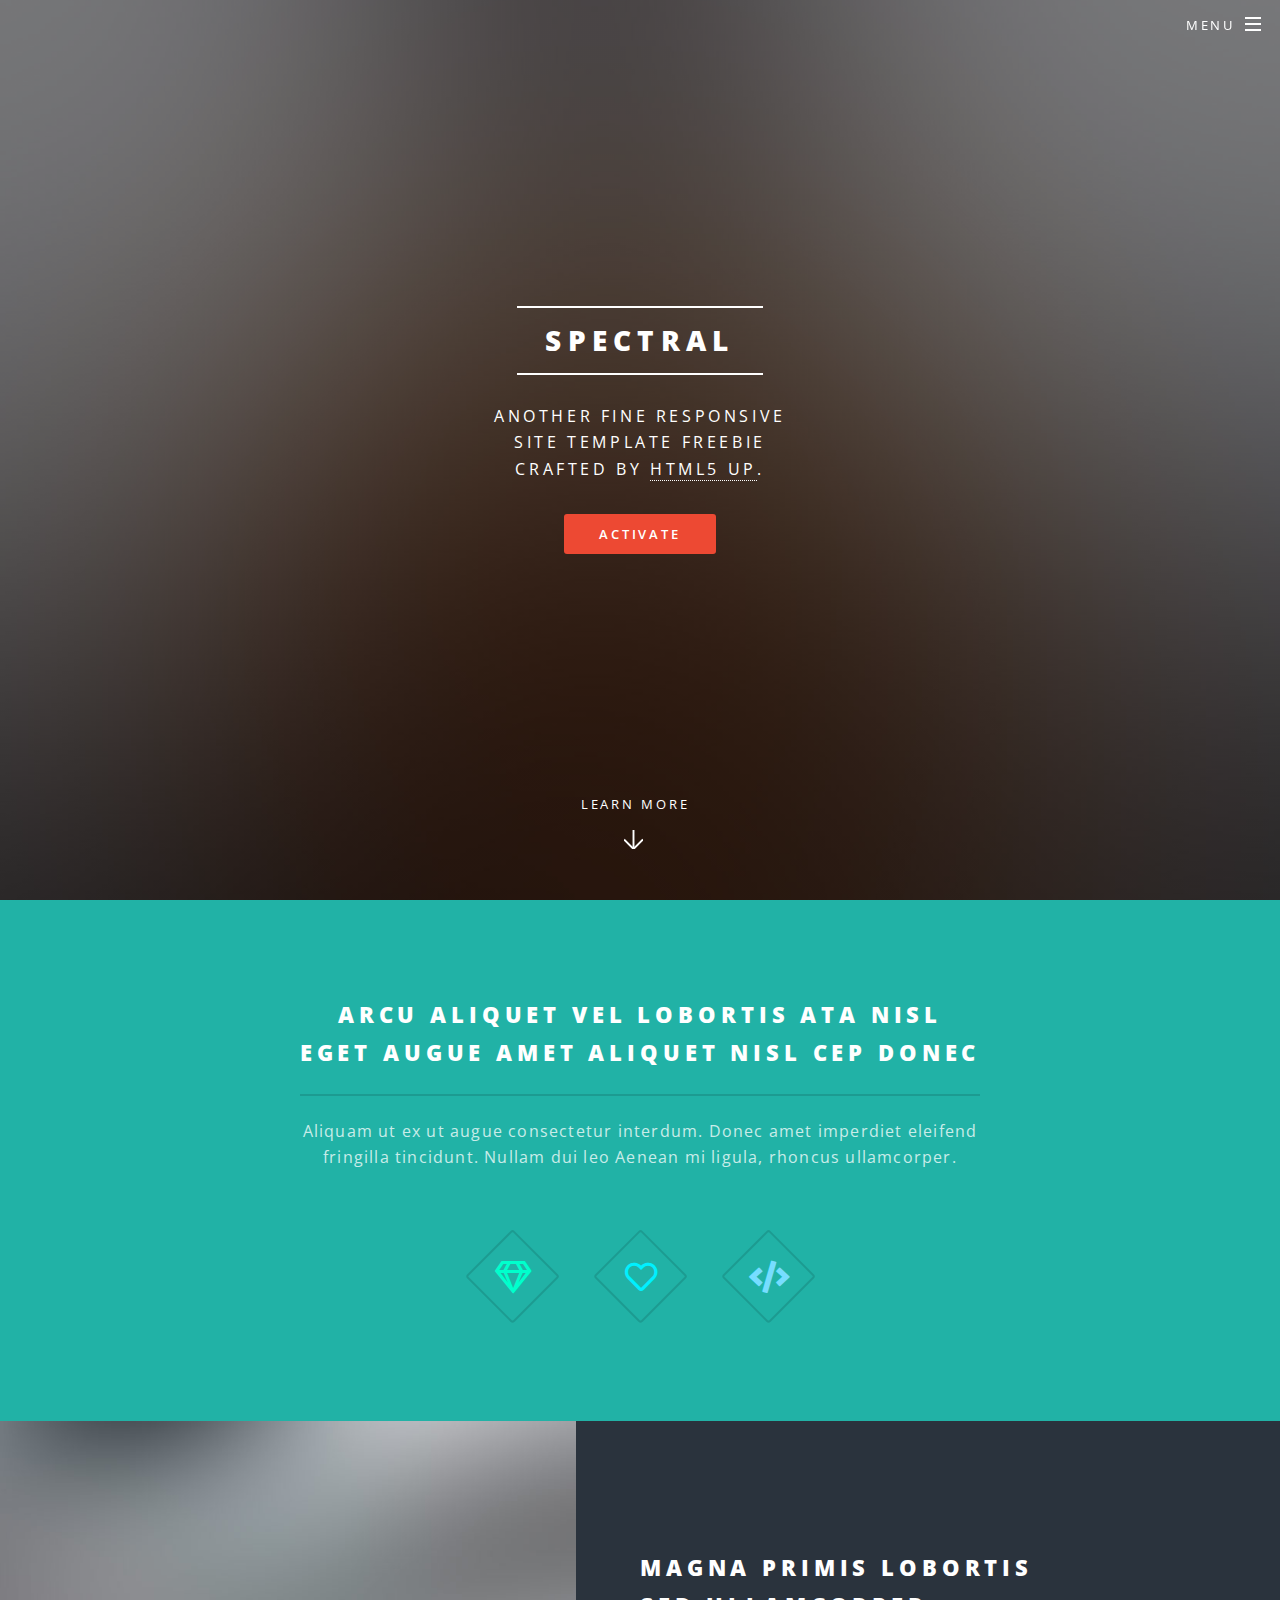
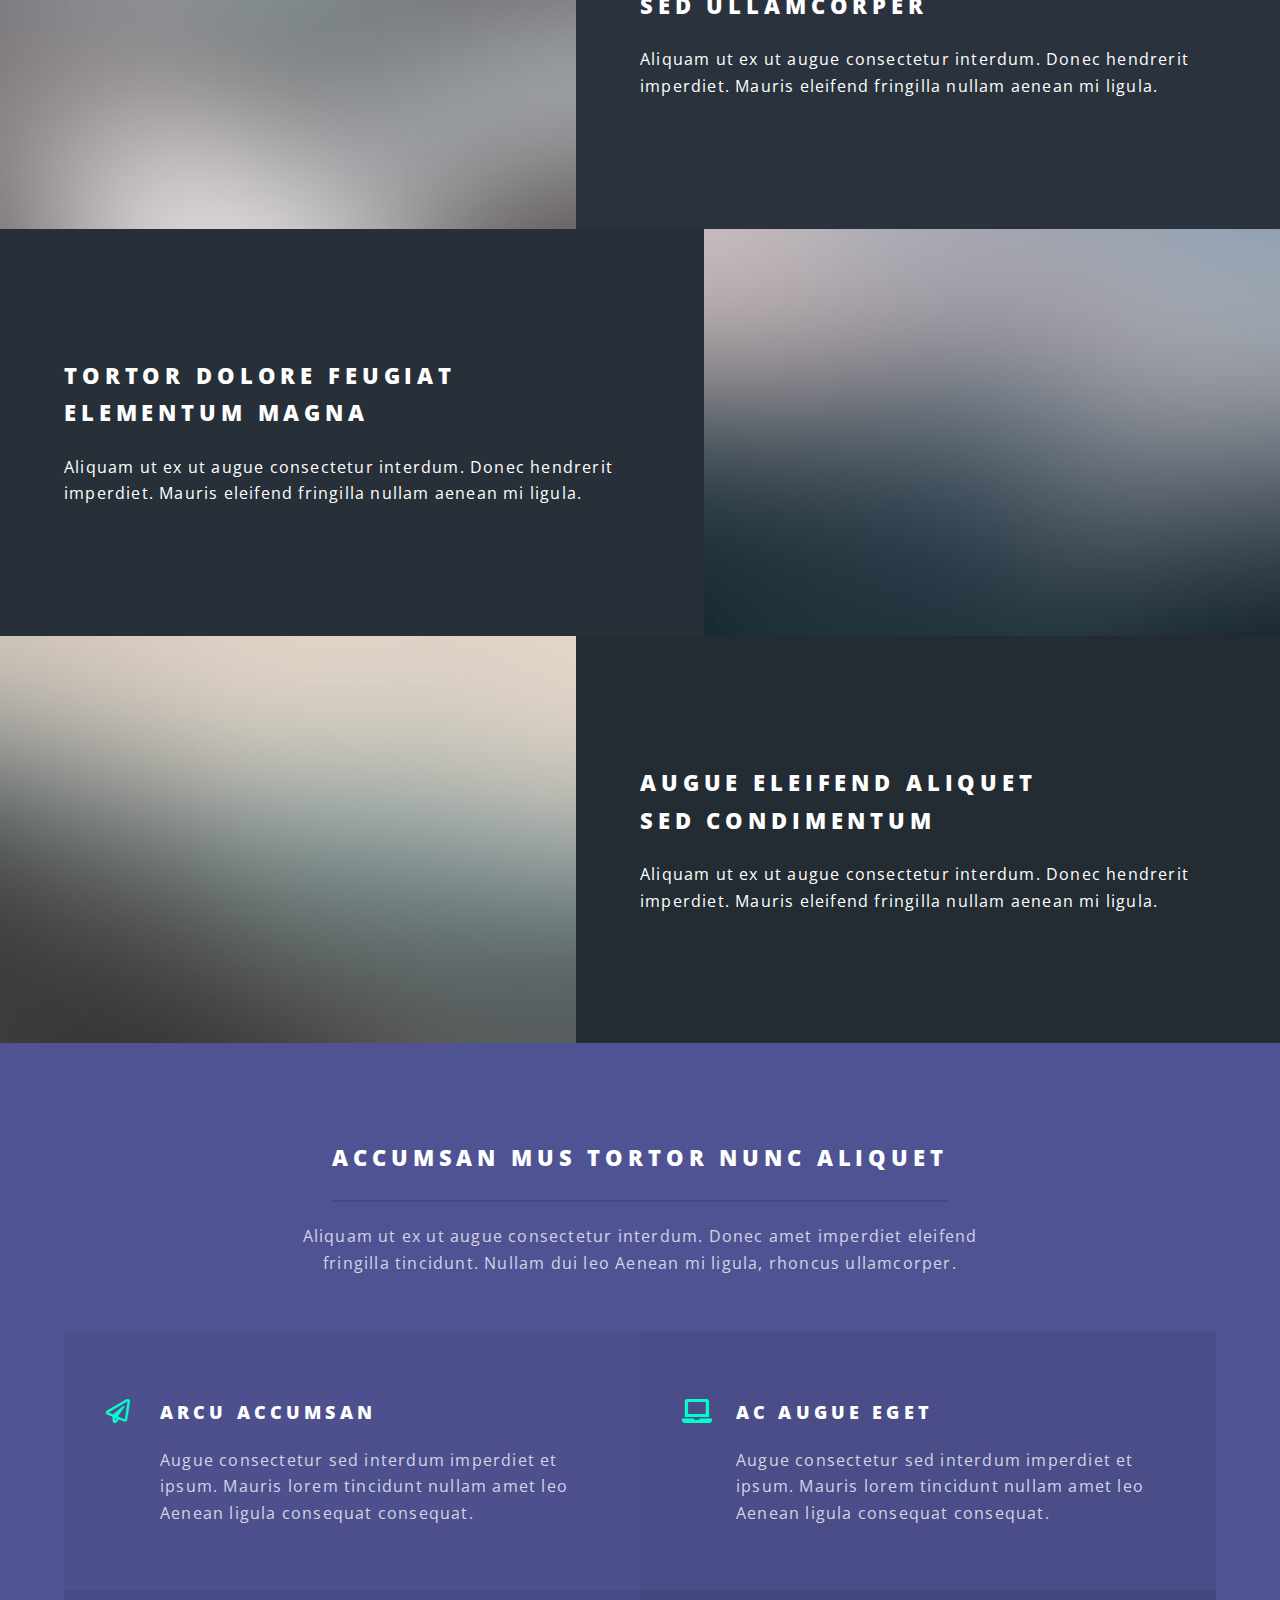
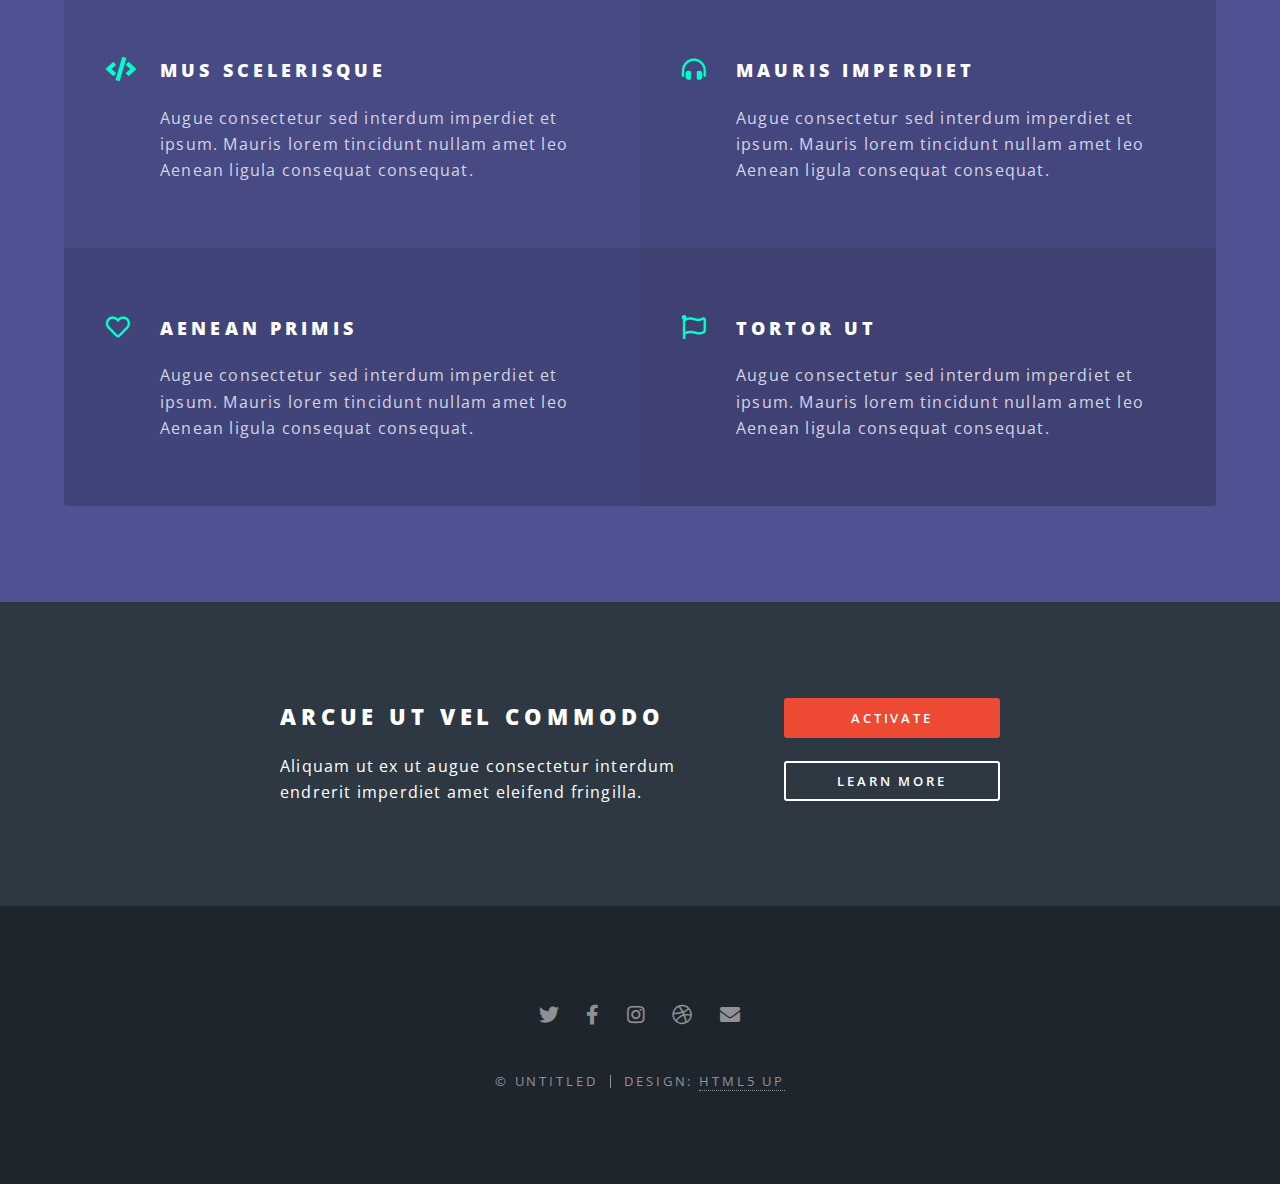
<file: index.html>
<!DOCTYPE HTML>
<!--
	Spectral by HTML5 UP
	html5up.net | @ajlkn
	Free for personal and commercial use under the CCA 3.0 license (html5up.net/license)
-->
<html>
	<head>
		<title>Spectral by HTML5 UP</title>
		<meta charset="utf-8" />
		<meta name="viewport" content="width=device-width, initial-scale=1, user-scalable=no" />
		<link rel="stylesheet" href="assets/css/main.css" />
		<noscript><link rel="stylesheet" href="assets/css/noscript.css" /></noscript>
	</head>
	<body class="landing is-preload">

		<!-- Page Wrapper -->
			<div id="page-wrapper">

				<!-- Header -->
					<header id="header" class="alt">
						<h1><a href="index.html">Spectral</a></h1>
						<nav id="nav">
							<ul>
								<li class="special">
									<a href="#menu" class="menuToggle"><span>Menu</span></a>
									<div id="menu">
										<ul>
											<li><a href="index.html">Home</a></li>
											<li><a href="generic.html">Generic</a></li>
											<li><a href="elements.html">Elements</a></li>
											<li><a href="#">Sign Up</a></li>
											<li><a href="#">Log In</a></li>
										</ul>
									</div>
								</li>
							</ul>
						</nav>
					</header>

				<!-- Banner -->
					<section id="banner">
						<div class="inner">
							<h2>Spectral</h2>
							<p>Another fine responsive<br />
							site template freebie<br />
							crafted by <a href="http://html5up.net">HTML5 UP</a>.</p>
							<ul class="actions special">
								<li><a href="#" class="button primary">Activate</a></li>
							</ul>
						</div>
						<a href="#one" class="more scrolly">Learn More</a>
					</section>

				<!-- One -->
					<section id="one" class="wrapper style1 special">
						<div class="inner">
							<header class="major">
								<h2>Arcu aliquet vel lobortis ata nisl<br />
								eget augue amet aliquet nisl cep donec</h2>
								<p>Aliquam ut ex ut augue consectetur interdum. Donec amet imperdiet eleifend<br />
								fringilla tincidunt. Nullam dui leo Aenean mi ligula, rhoncus ullamcorper.</p>
							</header>
							<ul class="icons major">
								<li><span class="icon fa-gem major style1"><span class="label">Lorem</span></span></li>
								<li><span class="icon fa-heart major style2"><span class="label">Ipsum</span></span></li>
								<li><span class="icon solid fa-code major style3"><span class="label">Dolor</span></span></li>
							</ul>
						</div>
					</section>

				<!-- Two -->
					<section id="two" class="wrapper alt style2">
						<section class="spotlight">
							<div class="image"><img src="images/pic01.jpg" alt="" /></div><div class="content">
								<h2>Magna primis lobortis<br />
								sed ullamcorper</h2>
								<p>Aliquam ut ex ut augue consectetur interdum. Donec hendrerit imperdiet. Mauris eleifend fringilla nullam aenean mi ligula.</p>
							</div>
						</section>
						<section class="spotlight">
							<div class="image"><img src="images/pic02.jpg" alt="" /></div><div class="content">
								<h2>Tortor dolore feugiat<br />
								elementum magna</h2>
								<p>Aliquam ut ex ut augue consectetur interdum. Donec hendrerit imperdiet. Mauris eleifend fringilla nullam aenean mi ligula.</p>
							</div>
						</section>
						<section class="spotlight">
							<div class="image"><img src="images/pic03.jpg" alt="" /></div><div class="content">
								<h2>Augue eleifend aliquet<br />
								sed condimentum</h2>
								<p>Aliquam ut ex ut augue consectetur interdum. Donec hendrerit imperdiet. Mauris eleifend fringilla nullam aenean mi ligula.</p>
							</div>
						</section>
					</section>

				<!-- Three -->
					<section id="three" class="wrapper style3 special">
						<div class="inner">
							<header class="major">
								<h2>Accumsan mus tortor nunc aliquet</h2>
								<p>Aliquam ut ex ut augue consectetur interdum. Donec amet imperdiet eleifend<br />
								fringilla tincidunt. Nullam dui leo Aenean mi ligula, rhoncus ullamcorper.</p>
							</header>
							<ul class="features">
								<li class="icon fa-paper-plane">
									<h3>Arcu accumsan</h3>
									<p>Augue consectetur sed interdum imperdiet et ipsum. Mauris lorem tincidunt nullam amet leo Aenean ligula consequat consequat.</p>
								</li>
								<li class="icon solid fa-laptop">
									<h3>Ac Augue Eget</h3>
									<p>Augue consectetur sed interdum imperdiet et ipsum. Mauris lorem tincidunt nullam amet leo Aenean ligula consequat consequat.</p>
								</li>
								<li class="icon solid fa-code">
									<h3>Mus Scelerisque</h3>
									<p>Augue consectetur sed interdum imperdiet et ipsum. Mauris lorem tincidunt nullam amet leo Aenean ligula consequat consequat.</p>
								</li>
								<li class="icon solid fa-headphones-alt">
									<h3>Mauris Imperdiet</h3>
									<p>Augue consectetur sed interdum imperdiet et ipsum. Mauris lorem tincidunt nullam amet leo Aenean ligula consequat consequat.</p>
								</li>
								<li class="icon fa-heart">
									<h3>Aenean Primis</h3>
									<p>Augue consectetur sed interdum imperdiet et ipsum. Mauris lorem tincidunt nullam amet leo Aenean ligula consequat consequat.</p>
								</li>
								<li class="icon fa-flag">
									<h3>Tortor Ut</h3>
									<p>Augue consectetur sed interdum imperdiet et ipsum. Mauris lorem tincidunt nullam amet leo Aenean ligula consequat consequat.</p>
								</li>
							</ul>
						</div>
					</section>

				<!-- CTA -->
					<section id="cta" class="wrapper style4">
						<div class="inner">
							<header>
								<h2>Arcue ut vel commodo</h2>
								<p>Aliquam ut ex ut augue consectetur interdum endrerit imperdiet amet eleifend fringilla.</p>
							</header>
							<ul class="actions stacked">
								<li><a href="#" class="button fit primary">Activate</a></li>
								<li><a href="#" class="button fit">Learn More</a></li>
							</ul>
						</div>
					</section>

				<!-- Footer -->
					<footer id="footer">
						<ul class="icons">
							<li><a href="#" class="icon brands fa-twitter"><span class="label">Twitter</span></a></li>
							<li><a href="#" class="icon brands fa-facebook-f"><span class="label">Facebook</span></a></li>
							<li><a href="#" class="icon brands fa-instagram"><span class="label">Instagram</span></a></li>
							<li><a href="#" class="icon brands fa-dribbble"><span class="label">Dribbble</span></a></li>
							<li><a href="#" class="icon solid fa-envelope"><span class="label">Email</span></a></li>
						</ul>
						<ul class="copyright">
							<li>&copy; Untitled</li><li>Design: <a href="http://html5up.net">HTML5 UP</a></li>
						</ul>
					</footer>

			</div>

		<!-- Scripts -->
			<script src="assets/js/jquery.min.js"></script>
			<script src="assets/js/jquery.scrollex.min.js"></script>
			<script src="assets/js/jquery.scrolly.min.js"></script>
			<script src="assets/js/browser.min.js"></script>
			<script src="assets/js/breakpoints.min.js"></script>
			<script src="assets/js/util.js"></script>
			<script src="assets/js/main.js"></script>

	</body>
</html>
</file>
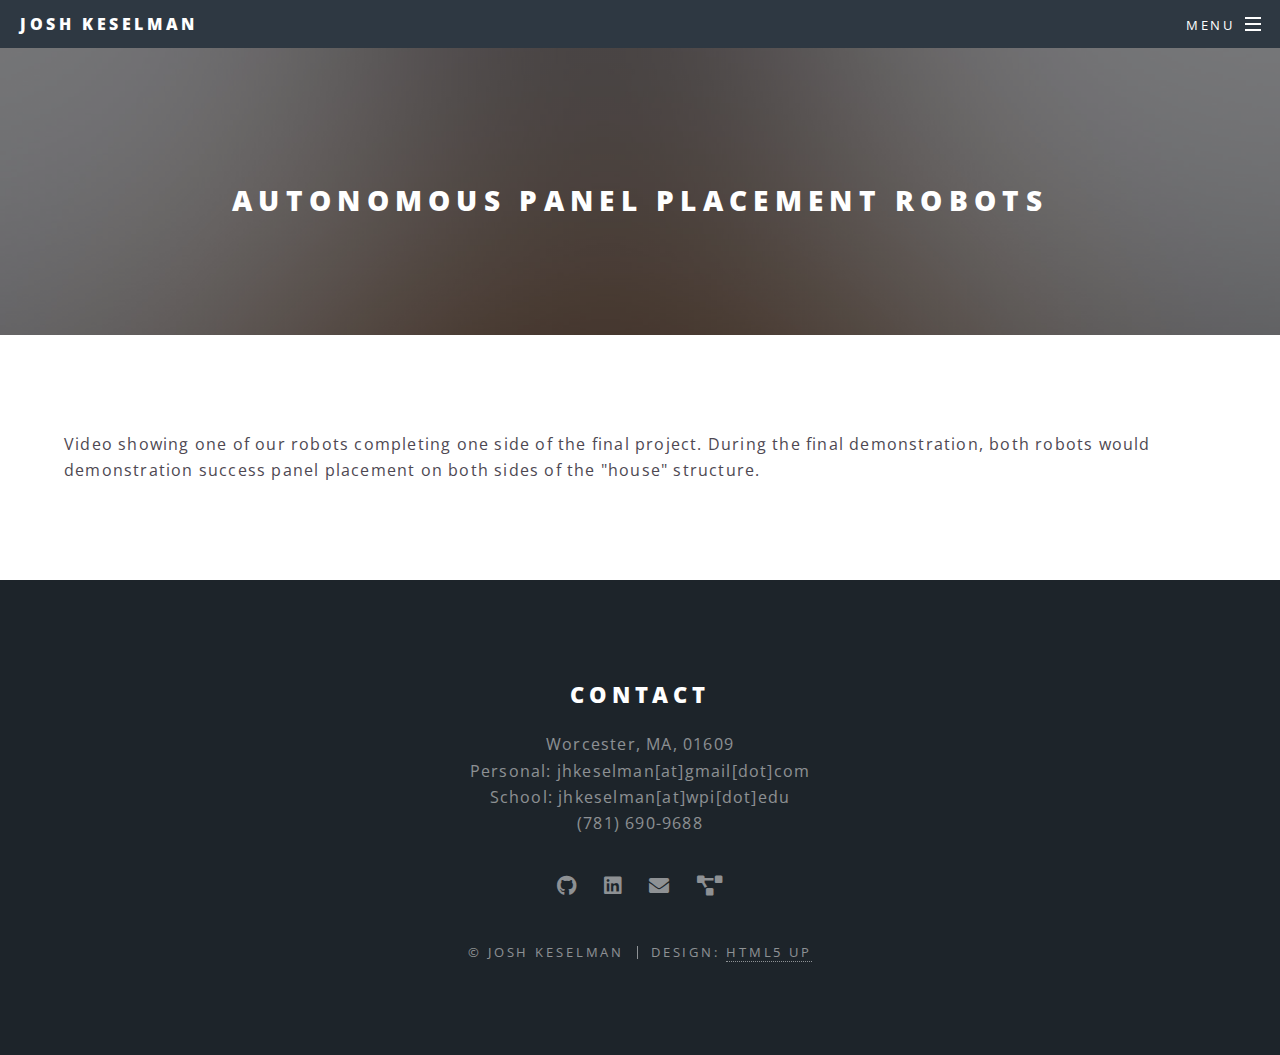
<file: 2001.html>
<!DOCTYPE HTML>
<!--
	Spectral by HTML5 UP
	html5up.net | @ajlkn
	Free for personal and commercial use under the CCA 3.0 license (html5up.net/license)
-->
<html>
	<head>
		<title>Autonomous Panel Placement Robots</title>
		<meta charset="utf-8" />
		<meta name="viewport" content="width=device-width, initial-scale=1, user-scalable=no" />
		<link rel="stylesheet" href="assets/css/main.css" />
		<noscript><link rel="stylesheet" href="assets/css/noscript.css" /></noscript>
	</head>
	<body class="is-preload">

		<!-- Page Wrapper -->
			<div id="page-wrapper">

				<!-- Header -->
					<header id="header">
						<h1><a href="index.html">Josh Keselman</a></h1>
						<nav id="nav">
							<ul>
								<li class="special">
									<a href="#menu" class="menuToggle"><span>Menu</span></a>
									<div id="menu">
										<ul>
											<li><a href="index.html">Home</a></li>
											<li><a href="aboutme.html">About Me</a></li>
											<li><a href="work.html">Work</a></li>
											<li><a href="projects.html">Projects</a></li>
										</ul>
									</div>
								</li>
							</ul>
						</nav>
					</header>

				<!-- Main -->
					<article id="main">
						<header>
							<h2>Autonomous Panel Placement Robots</h2>
						</header>
						<section class="wrapper style5">
							<div class="inner">
								<p>Video showing one of our robots completing one side of the final project. During the final demonstration, both robots would demonstration success panel placement on both sides of the "house" structure.</p>
							</div>
						</section>
					</article>

				<!-- Footer -->
					<footer id="footer">
						<header>
							<h2>Contact</h2>
							<p>Worcester, MA, 01609<br />
								Personal: jhkeselman[at]gmail[dot]com<br />
								School: jhkeselman[at]wpi[dot]edu<br />(781) 690-9688</p>
						</header>
						<ul class="icons">
							<li><a href=https://github.com/jhkeselman target="_blank" class="icon brands fa-github"><span class="label">Github</span></a></li>
							<li><a href=https://www.linkedin.com/in/josh-keselman/ target="_blank" class="icon brands fa-linkedin"><span class="label">LinkedIn</span></a></li>
							<li><a href="mailto: jhkeselman@gmail.com" class="icon solid fa-envelope"><span class="label">Email</span></a></li>
							<li><a href=https://drive.google.com/file/d/1LwlG3GP3nMZZq5rIxmk5e4XkTfo0LjOZ/view?usp=sharing target="_blank" class="icon solid fa-project-diagram"><span class="label">Resume</span></a></li>
						</ul>
						<ul class="copyright">
							<li>&copy; Josh Keselman</li><li>Design: <a href="http://html5up.net">HTML5 UP</a></li>
						</ul>
					</footer>

			</div>

		<!-- Scripts -->
			<script src="assets/js/jquery.min.js"></script>
			<script src="assets/js/jquery.scrollex.min.js"></script>
			<script src="assets/js/jquery.scrolly.min.js"></script>
			<script src="assets/js/browser.min.js"></script>
			<script src="assets/js/breakpoints.min.js"></script>
			<script src="assets/js/util.js"></script>
			<script src="assets/js/main.js"></script>

	</body>
</html>
</file>
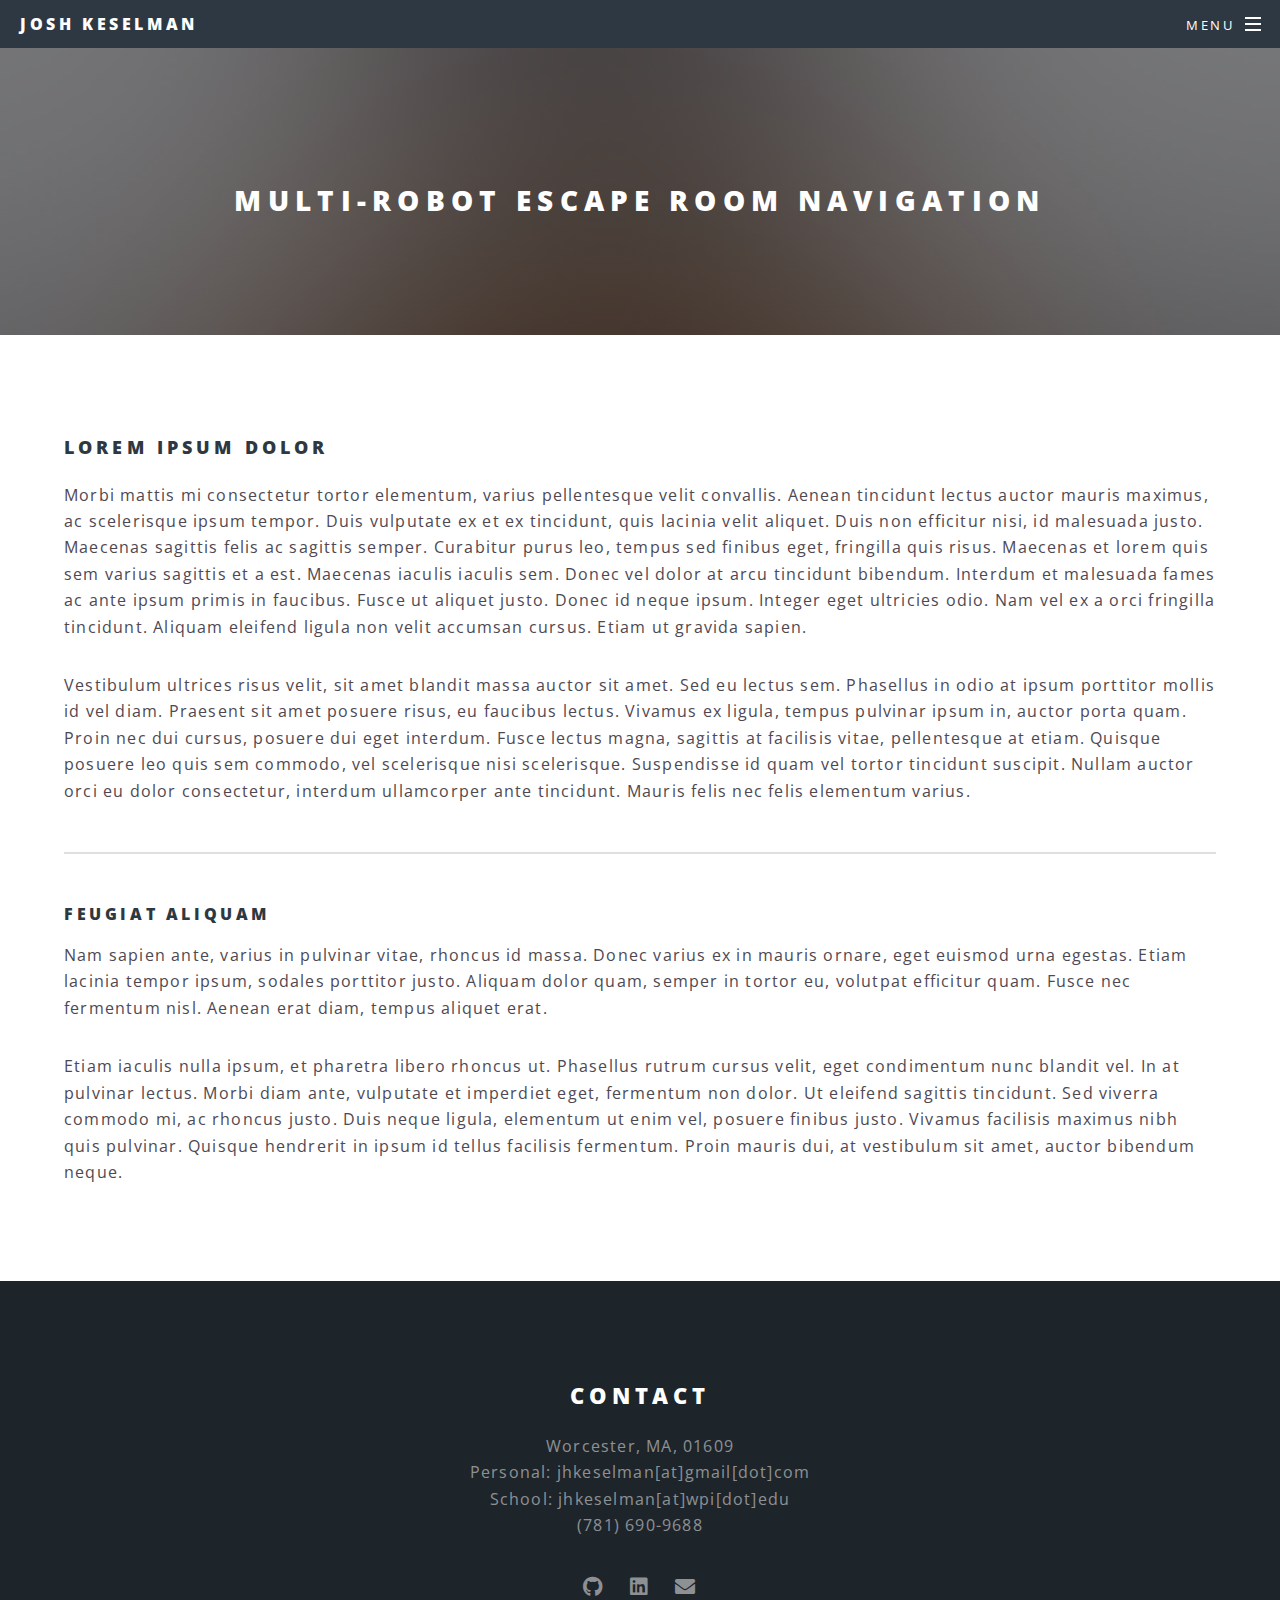
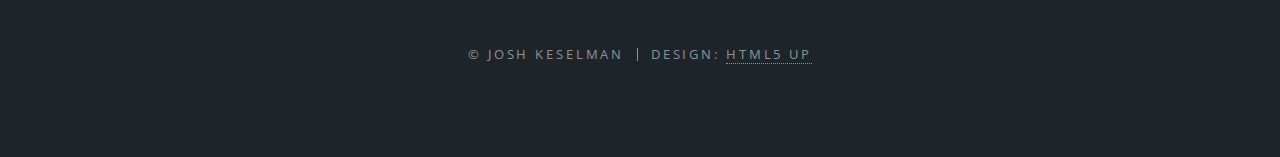
<file: 2002.html>
<!DOCTYPE HTML>
<!--
	Spectral by HTML5 UP
	html5up.net | @ajlkn
	Free for personal and commercial use under the CCA 3.0 license (html5up.net/license)
-->
<html>
	<head>
		<title>Multi-robot Escape Room Navigation</title>
		<meta charset="utf-8" />
		<meta name="viewport" content="width=device-width, initial-scale=1, user-scalable=no" />
		<link rel="stylesheet" href="assets/css/main.css" />
		<noscript><link rel="stylesheet" href="assets/css/noscript.css" /></noscript>
	</head>
	<body class="is-preload">

		<!-- Page Wrapper -->
			<div id="page-wrapper">

				<!-- Header -->
					<header id="header">
						<h1><a href="index.html">Josh Keselman</a></h1>
						<nav id="nav">
							<ul>
								<li class="special">
									<a href="#menu" class="menuToggle"><span>Menu</span></a>
									<div id="menu">
										<ul>
											<li><a href="index.html">Home</a></li>
											<li><a href="aboutme.html">About Me</a></li>
											<li><a href="work.html">Work</a></li>
											<li><a href="projects.html">Projects</a></li>
										</ul>
									</div>
								</li>
							</ul>
						</nav>
					</header>

				<!-- Main -->
					<article id="main">
						<header>
							<h2>Multi-robot Escape Room Navigation</h2>
						</header>
						<section class="wrapper style5">
							<div class="inner">

								<h3>Lorem ipsum dolor</h3>
								<p>Morbi mattis mi consectetur tortor elementum, varius pellentesque velit convallis. Aenean tincidunt lectus auctor mauris maximus, ac scelerisque ipsum tempor. Duis vulputate ex et ex tincidunt, quis lacinia velit aliquet. Duis non efficitur nisi, id malesuada justo. Maecenas sagittis felis ac sagittis semper. Curabitur purus leo, tempus sed finibus eget, fringilla quis risus. Maecenas et lorem quis sem varius sagittis et a est. Maecenas iaculis iaculis sem. Donec vel dolor at arcu tincidunt bibendum. Interdum et malesuada fames ac ante ipsum primis in faucibus. Fusce ut aliquet justo. Donec id neque ipsum. Integer eget ultricies odio. Nam vel ex a orci fringilla tincidunt. Aliquam eleifend ligula non velit accumsan cursus. Etiam ut gravida sapien.</p>

								<p>Vestibulum ultrices risus velit, sit amet blandit massa auctor sit amet. Sed eu lectus sem. Phasellus in odio at ipsum porttitor mollis id vel diam. Praesent sit amet posuere risus, eu faucibus lectus. Vivamus ex ligula, tempus pulvinar ipsum in, auctor porta quam. Proin nec dui cursus, posuere dui eget interdum. Fusce lectus magna, sagittis at facilisis vitae, pellentesque at etiam. Quisque posuere leo quis sem commodo, vel scelerisque nisi scelerisque. Suspendisse id quam vel tortor tincidunt suscipit. Nullam auctor orci eu dolor consectetur, interdum ullamcorper ante tincidunt. Mauris felis nec felis elementum varius.</p>

								<hr />

								<h4>Feugiat aliquam</h4>
								<p>Nam sapien ante, varius in pulvinar vitae, rhoncus id massa. Donec varius ex in mauris ornare, eget euismod urna egestas. Etiam lacinia tempor ipsum, sodales porttitor justo. Aliquam dolor quam, semper in tortor eu, volutpat efficitur quam. Fusce nec fermentum nisl. Aenean erat diam, tempus aliquet erat.</p>

								<p>Etiam iaculis nulla ipsum, et pharetra libero rhoncus ut. Phasellus rutrum cursus velit, eget condimentum nunc blandit vel. In at pulvinar lectus. Morbi diam ante, vulputate et imperdiet eget, fermentum non dolor. Ut eleifend sagittis tincidunt. Sed viverra commodo mi, ac rhoncus justo. Duis neque ligula, elementum ut enim vel, posuere finibus justo. Vivamus facilisis maximus nibh quis pulvinar. Quisque hendrerit in ipsum id tellus facilisis fermentum. Proin mauris dui, at vestibulum sit amet, auctor bibendum neque.</p>

							</div>
						</section>
					</article>

				<!-- Footer -->
					<footer id="footer">
						<header>
							<h2>Contact</h2>
							<p>Worcester, MA, 01609<br />
								Personal: jhkeselman[at]gmail[dot]com<br />
								School: jhkeselman[at]wpi[dot]edu<br />(781) 690-9688</p>
						</header>
						<ul class="icons">
							<li><a href=https://github.com/jhkeselman target="_blank" class="icon brands fa-github"><span class="label">Github</span></a></li>
							<li><a href=https://www.linkedin.com/in/josh-keselman/ target="_blank" class="icon brands fa-linkedin"><span class="label">LinkedIn</span></a></li>
							<li><a href="mailto: jhkeselman@gmail.com" class="icon solid fa-envelope"><span class="label">Email</span></a></li>
						</ul>
						<ul class="copyright">
							<li>&copy; Josh Keselman</li><li>Design: <a href="http://html5up.net">HTML5 UP</a></li>
						</ul>
					</footer>

			</div>

		<!-- Scripts -->
			<script src="assets/js/jquery.min.js"></script>
			<script src="assets/js/jquery.scrollex.min.js"></script>
			<script src="assets/js/jquery.scrolly.min.js"></script>
			<script src="assets/js/browser.min.js"></script>
			<script src="assets/js/breakpoints.min.js"></script>
			<script src="assets/js/util.js"></script>
			<script src="assets/js/main.js"></script>

	</body>
</html>
</file>
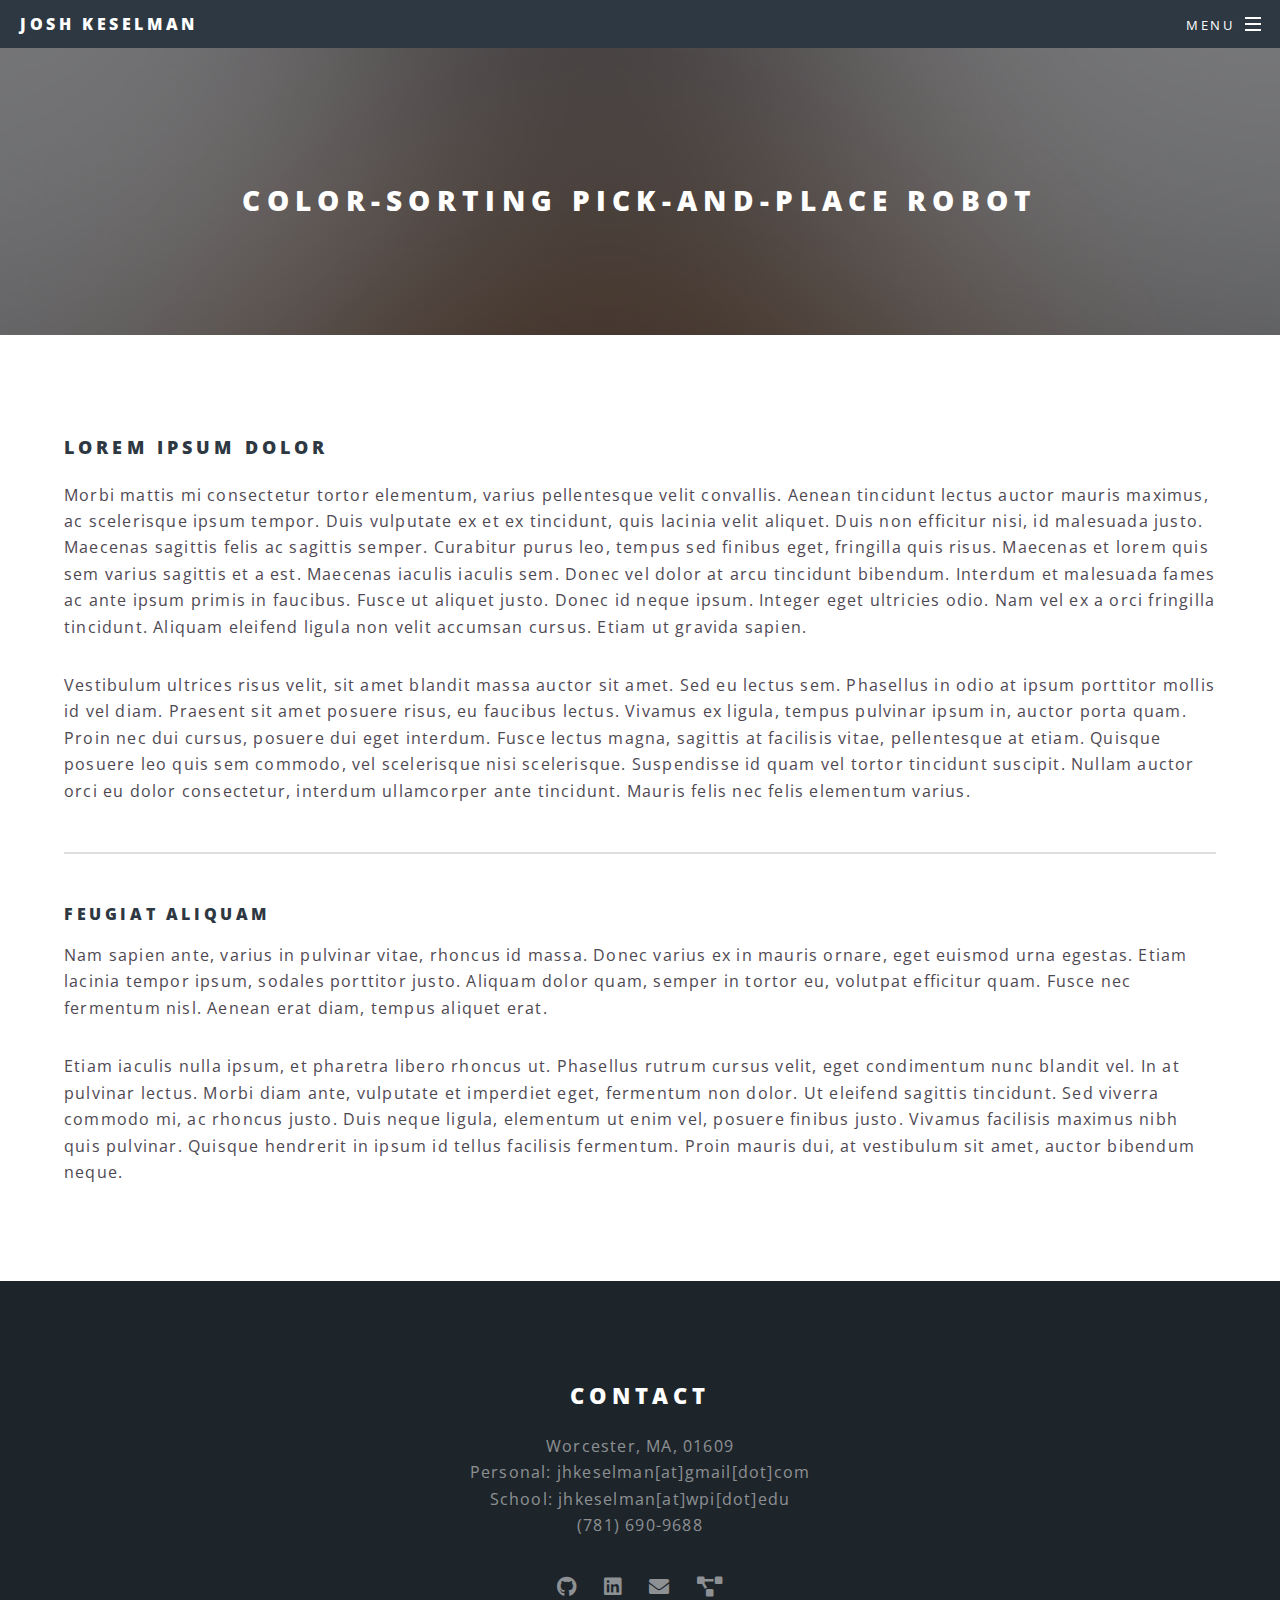
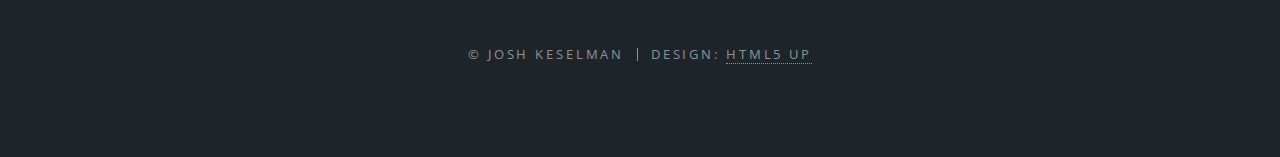
<file: 3001.html>
<!DOCTYPE HTML>
<!--
	Spectral by HTML5 UP
	html5up.net | @ajlkn
	Free for personal and commercial use under the CCA 3.0 license (html5up.net/license)
-->
<html>
	<head>
		<title>Color-sorting Pick-and-Place Robot</title>
		<meta charset="utf-8" />
		<meta name="viewport" content="width=device-width, initial-scale=1, user-scalable=no" />
		<link rel="stylesheet" href="assets/css/main.css" />
		<noscript><link rel="stylesheet" href="assets/css/noscript.css" /></noscript>
	</head>
	<body class="is-preload">

		<!-- Page Wrapper -->
			<div id="page-wrapper">

				<!-- Header -->
					<header id="header">
						<h1><a href="index.html">Josh Keselman</a></h1>
						<nav id="nav">
							<ul>
								<li class="special">
									<a href="#menu" class="menuToggle"><span>Menu</span></a>
									<div id="menu">
										<ul>
											<li><a href="index.html">Home</a></li>
											<li><a href="aboutme.html">About Me</a></li>
											<li><a href="work.html">Work</a></li>
											<li><a href="projects.html">Projects</a></li>
										</ul>
									</div>
								</li>
							</ul>
						</nav>
					</header>

				<!-- Main -->
					<article id="main">
						<header>
							<h2>Color-sorting Pick-and-Place Robot</h2>
						</header>
						<section class="wrapper style5">
							<div class="inner">

								<h3>Lorem ipsum dolor</h3>
								<p>Morbi mattis mi consectetur tortor elementum, varius pellentesque velit convallis. Aenean tincidunt lectus auctor mauris maximus, ac scelerisque ipsum tempor. Duis vulputate ex et ex tincidunt, quis lacinia velit aliquet. Duis non efficitur nisi, id malesuada justo. Maecenas sagittis felis ac sagittis semper. Curabitur purus leo, tempus sed finibus eget, fringilla quis risus. Maecenas et lorem quis sem varius sagittis et a est. Maecenas iaculis iaculis sem. Donec vel dolor at arcu tincidunt bibendum. Interdum et malesuada fames ac ante ipsum primis in faucibus. Fusce ut aliquet justo. Donec id neque ipsum. Integer eget ultricies odio. Nam vel ex a orci fringilla tincidunt. Aliquam eleifend ligula non velit accumsan cursus. Etiam ut gravida sapien.</p>

								<p>Vestibulum ultrices risus velit, sit amet blandit massa auctor sit amet. Sed eu lectus sem. Phasellus in odio at ipsum porttitor mollis id vel diam. Praesent sit amet posuere risus, eu faucibus lectus. Vivamus ex ligula, tempus pulvinar ipsum in, auctor porta quam. Proin nec dui cursus, posuere dui eget interdum. Fusce lectus magna, sagittis at facilisis vitae, pellentesque at etiam. Quisque posuere leo quis sem commodo, vel scelerisque nisi scelerisque. Suspendisse id quam vel tortor tincidunt suscipit. Nullam auctor orci eu dolor consectetur, interdum ullamcorper ante tincidunt. Mauris felis nec felis elementum varius.</p>

								<hr />

								<h4>Feugiat aliquam</h4>
								<p>Nam sapien ante, varius in pulvinar vitae, rhoncus id massa. Donec varius ex in mauris ornare, eget euismod urna egestas. Etiam lacinia tempor ipsum, sodales porttitor justo. Aliquam dolor quam, semper in tortor eu, volutpat efficitur quam. Fusce nec fermentum nisl. Aenean erat diam, tempus aliquet erat.</p>

								<p>Etiam iaculis nulla ipsum, et pharetra libero rhoncus ut. Phasellus rutrum cursus velit, eget condimentum nunc blandit vel. In at pulvinar lectus. Morbi diam ante, vulputate et imperdiet eget, fermentum non dolor. Ut eleifend sagittis tincidunt. Sed viverra commodo mi, ac rhoncus justo. Duis neque ligula, elementum ut enim vel, posuere finibus justo. Vivamus facilisis maximus nibh quis pulvinar. Quisque hendrerit in ipsum id tellus facilisis fermentum. Proin mauris dui, at vestibulum sit amet, auctor bibendum neque.</p>

							</div>
						</section>
					</article>

				<!-- Footer -->
					<footer id="footer">
						<header>
							<h2>Contact</h2>
							<p>Worcester, MA, 01609<br />
								Personal: jhkeselman[at]gmail[dot]com<br />
								School: jhkeselman[at]wpi[dot]edu<br />(781) 690-9688</p>
						</header>
						<ul class="icons">
							<li><a href=https://github.com/jhkeselman target="_blank" class="icon brands fa-github"><span class="label">Github</span></a></li>
							<li><a href=https://www.linkedin.com/in/josh-keselman/ target="_blank" class="icon brands fa-linkedin"><span class="label">LinkedIn</span></a></li>
							<li><a href="mailto: jhkeselman@gmail.com" class="icon solid fa-envelope"><span class="label">Email</span></a></li>
							<li><a href=https://drive.google.com/file/d/1KnP1MZBPBTPxmdBYkCGOuZwgI_SLYfaV/view?usp=drive_link target="_blank" class="icon solid fa-project-diagram"><span class="label">Resume</span></a></li>
						</ul>
						<ul class="copyright">
							<li>&copy; Josh Keselman</li><li>Design: <a href="http://html5up.net">HTML5 UP</a></li>
						</ul>
					</footer>

			</div>

		<!-- Scripts -->
			<script src="assets/js/jquery.min.js"></script>
			<script src="assets/js/jquery.scrollex.min.js"></script>
			<script src="assets/js/jquery.scrolly.min.js"></script>
			<script src="assets/js/browser.min.js"></script>
			<script src="assets/js/breakpoints.min.js"></script>
			<script src="assets/js/util.js"></script>
			<script src="assets/js/main.js"></script>

	</body>
</html>
</file>
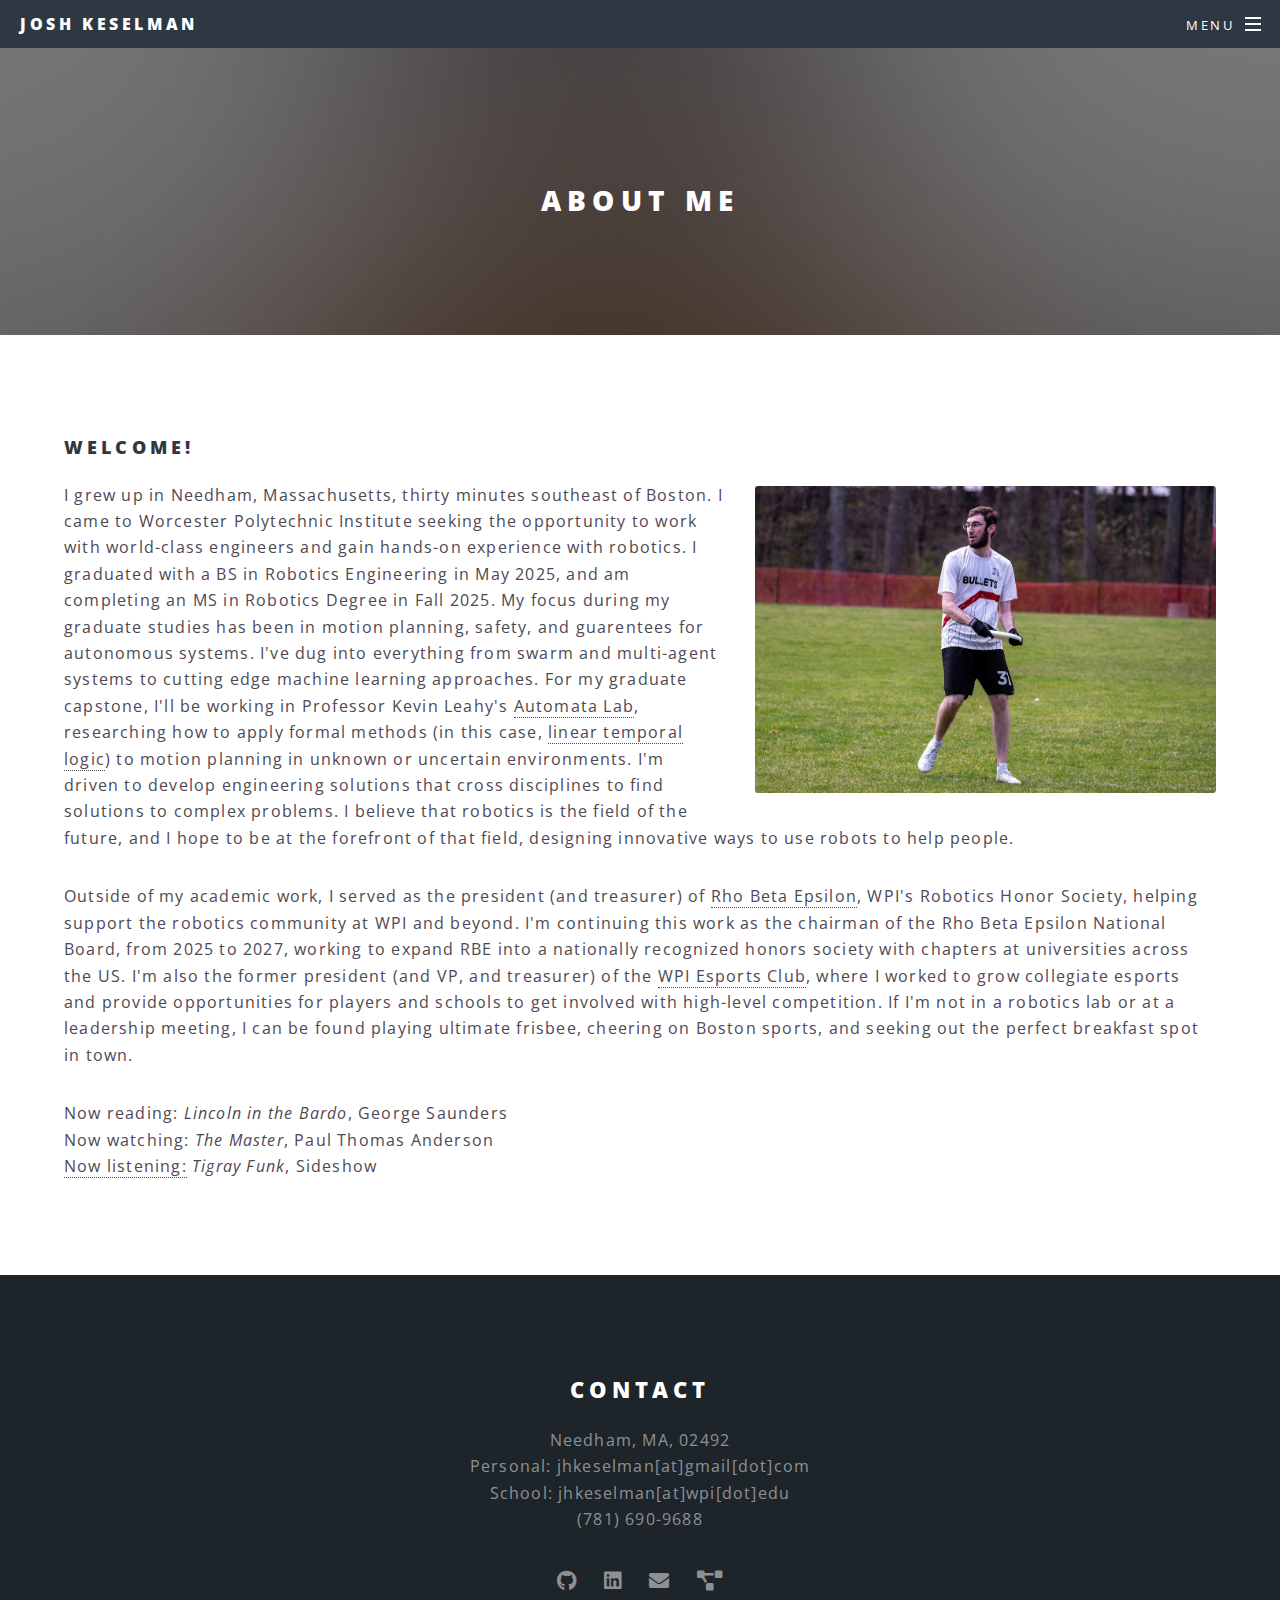
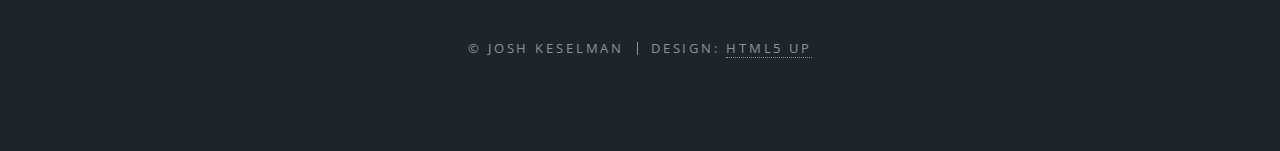
<file: aboutme.html>
<!DOCTYPE HTML>
<!--
	Spectral by HTML5 UP
	html5up.net | @ajlkn
	Free for personal and commercial use under the CCA 3.0 license (html5up.net/license)
-->
<html>
	<head>
		<title>About Me</title>
		<meta charset="utf-8" />
		<meta name="viewport" content="width=device-width, initial-scale=1, user-scalable=no" />
		<link rel="stylesheet" href="assets/css/main.css" />
		<noscript><link rel="stylesheet" href="assets/css/noscript.css" /></noscript>
	</head>
	<body class="is-preload">

		<!-- Page Wrapper -->
			<div id="page-wrapper">

				<!-- Header -->
					<header id="header">
						<h1><a href="index.html">Josh Keselman</a></h1>
						<nav id="nav">
							<ul>
								<li class="special">
									<a href="#menu" class="menuToggle"><span>Menu</span></a>
									<div id="menu">
										<ul>
											<li><a href="index.html">Home</a></li>
											<li><a href="aboutme.html">About Me</a></li>
											<li><a href="work.html">Work</a></li>
											<li><a href="projects.html">Projects</a></li>
										</ul>
									</div>
								</li>
							</ul>
						</nav>
					</header>

				<!-- Main -->
					<article id="main">
						<header>
							<h2>About Me</h2>
						</header>
						<section class="wrapper style5">
							<div class="inner">

								<h3>Welcome!</h3>
								<p><span class="image right"><img src="images/website_aboutme.jpg" alt="Image of me in WPI Ultimate Frisbee gear"></span>
								I grew up in Needham, Massachusetts, thirty minutes southeast of Boston.
								I came to Worcester Polytechnic Institute seeking the opportunity to work with world-class engineers and gain hands-on experience with robotics.
								I graduated with a BS in Robotics Engineering in May 2025, and am completing an MS in Robotics Degree in Fall 2025. My focus during my graduate studies has been in motion planning, safety, and guarentees for autonomous systems. I've dug into everything from swarm and multi-agent systems to cutting edge machine learning approaches.
								For my graduate capstone, I'll be working in Professor Kevin Leahy's <a href="https://wp.wpi.edu/automata/" target="_blank">Automata Lab</a>, researching how to apply formal methods (in this case, <a href="https://en.wikipedia.org/wiki/Linear_temporal_logic#:~:text=In%20logic%2C%20linear%20temporal%20logic,another%20fact%20becomes%20true%2C%20etc." target="_blank">linear temporal logic</a>) to motion planning in unknown or uncertain environments.
								I'm driven to develop engineering solutions that cross disciplines to find solutions to complex problems. I believe that robotics is the field of the future, and I hope to be at the forefront of that field,
								designing innovative ways to use robots to help people.</p>

								<p>Outside of my academic work, I served as the president (and treasurer) of <a href="projects.html#pbe" target="_blank">Rho Beta Epsilon</a>, WPI's Robotics Honor Society, helping support the robotics community at WPI and beyond. I'm continuing this work as the chairman of the Rho Beta Epsilon National Board, from 2025 to 2027, working to expand RBE into a nationally recognized honors society with chapters at universities across the US.
								I'm also the former president (and VP, and treasurer) of the <a href="projects.html#esportslab" target="_blank">WPI Esports Club</a>, where I worked to grow collegiate esports and provide opportunities for players and schools
								to get involved with high-level competition. If I'm not in a robotics lab or at a leadership meeting, I can be found playing ultimate frisbee, cheering on Boston sports,
								and seeking out the perfect breakfast spot in town.</p>

								<p>Now reading: <i>Lincoln in the Bardo</i>, George Saunders<br />Now watching: <i>The Master</i>, Paul Thomas Anderson<br /><a href="https://record.club/kesstrel" target="_blank">Now listening:</a> <i>Tigray Funk</i>, Sideshow</p>
							</div>
						</section>
					</article>

				<!-- Footer -->
					<footer id="footer">
						<header>
							<h2>Contact</h2>
							<p>Needham, MA, 02492<br />
								Personal: jhkeselman[at]gmail[dot]com<br />
								School: jhkeselman[at]wpi[dot]edu<br />(781) 690-9688</p>
						</header>
						<ul class="icons">
							<li><a href=https://github.com/jhkeselman target="_blank" class="icon brands fa-github"><span class="label">Github</span></a></li>
							<li><a href=https://www.linkedin.com/in/josh-keselman/ target="_blank" class="icon brands fa-linkedin"><span class="label">LinkedIn</span></a></li>
							<li><a href="mailto: jhkeselman@gmail.com" class="icon solid fa-envelope"><span class="label">Email</span></a></li>
							<li><a href=https://docs.google.com/document/d/1rzuc6eJGkbE1H7ZjzeGleO7w1U3SDBs2OeDgv4zPTEQ/edit?usp=sharing target="_blank" class="icon solid fa-project-diagram"><span class="label">Resume</span></a></li>
						</ul>
						<ul class="copyright">
							<li>&copy; Josh Keselman</li><li>Design: <a href="http://html5up.net">HTML5 UP</a></li>
						</ul>
					</footer>

			</div>

		<!-- Scripts -->
			<script src="assets/js/jquery.min.js"></script>
			<script src="assets/js/jquery.scrollex.min.js"></script>
			<script src="assets/js/jquery.scrolly.min.js"></script>
			<script src="assets/js/browser.min.js"></script>
			<script src="assets/js/breakpoints.min.js"></script>
			<script src="assets/js/util.js"></script>
			<script src="assets/js/main.js"></script>

	</body>
</html>
</file>
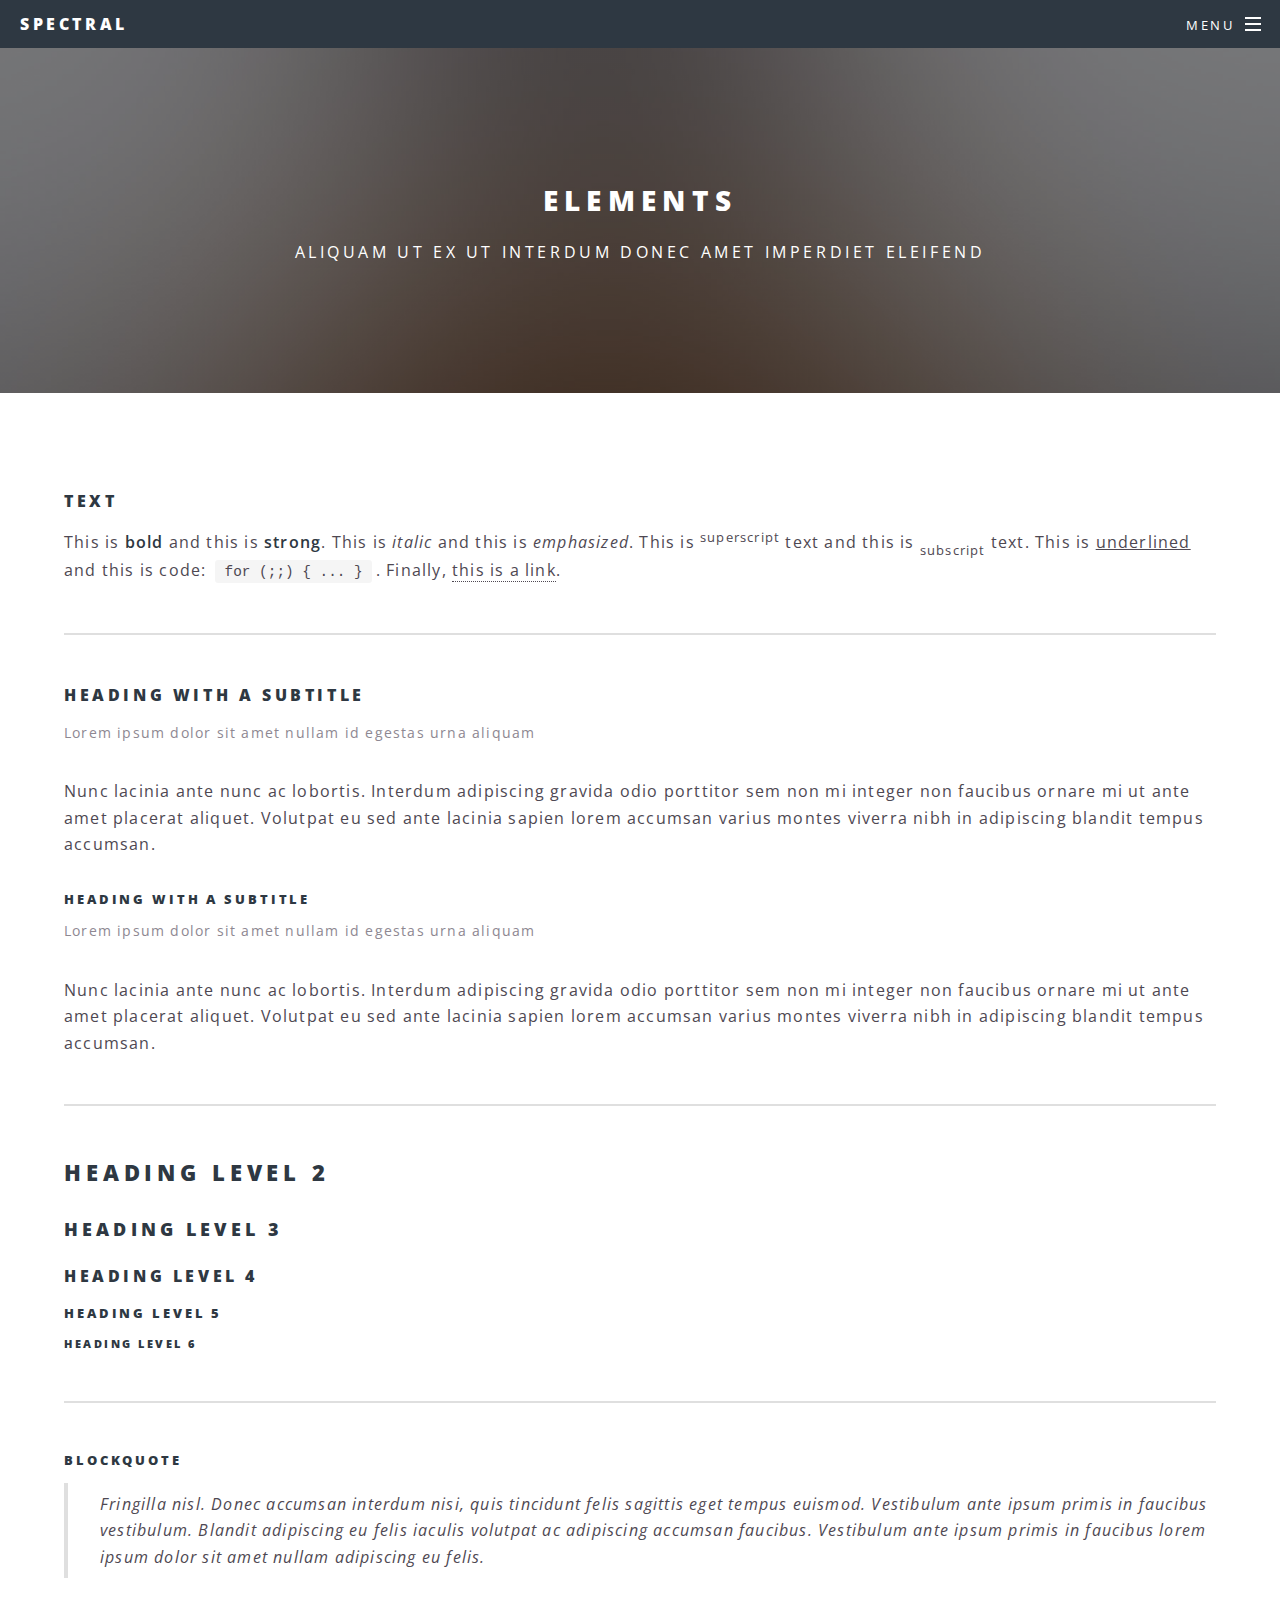
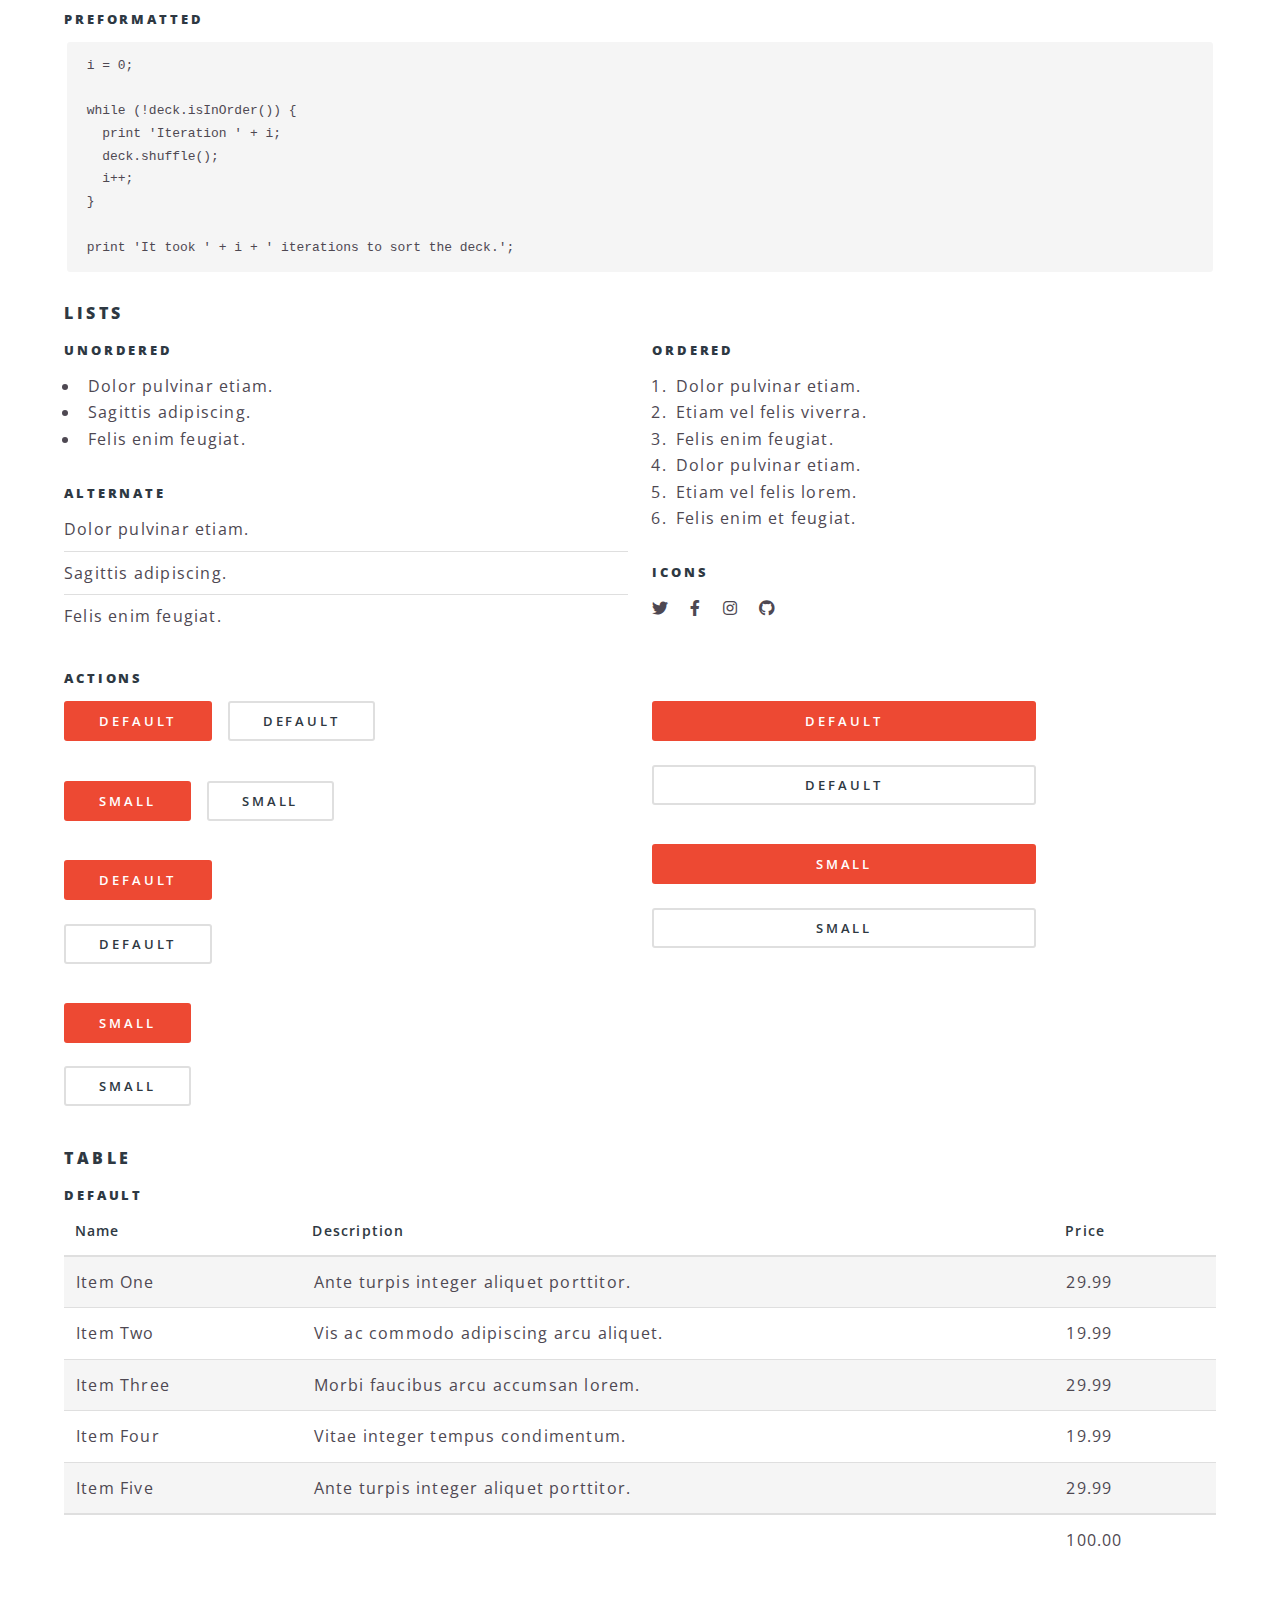
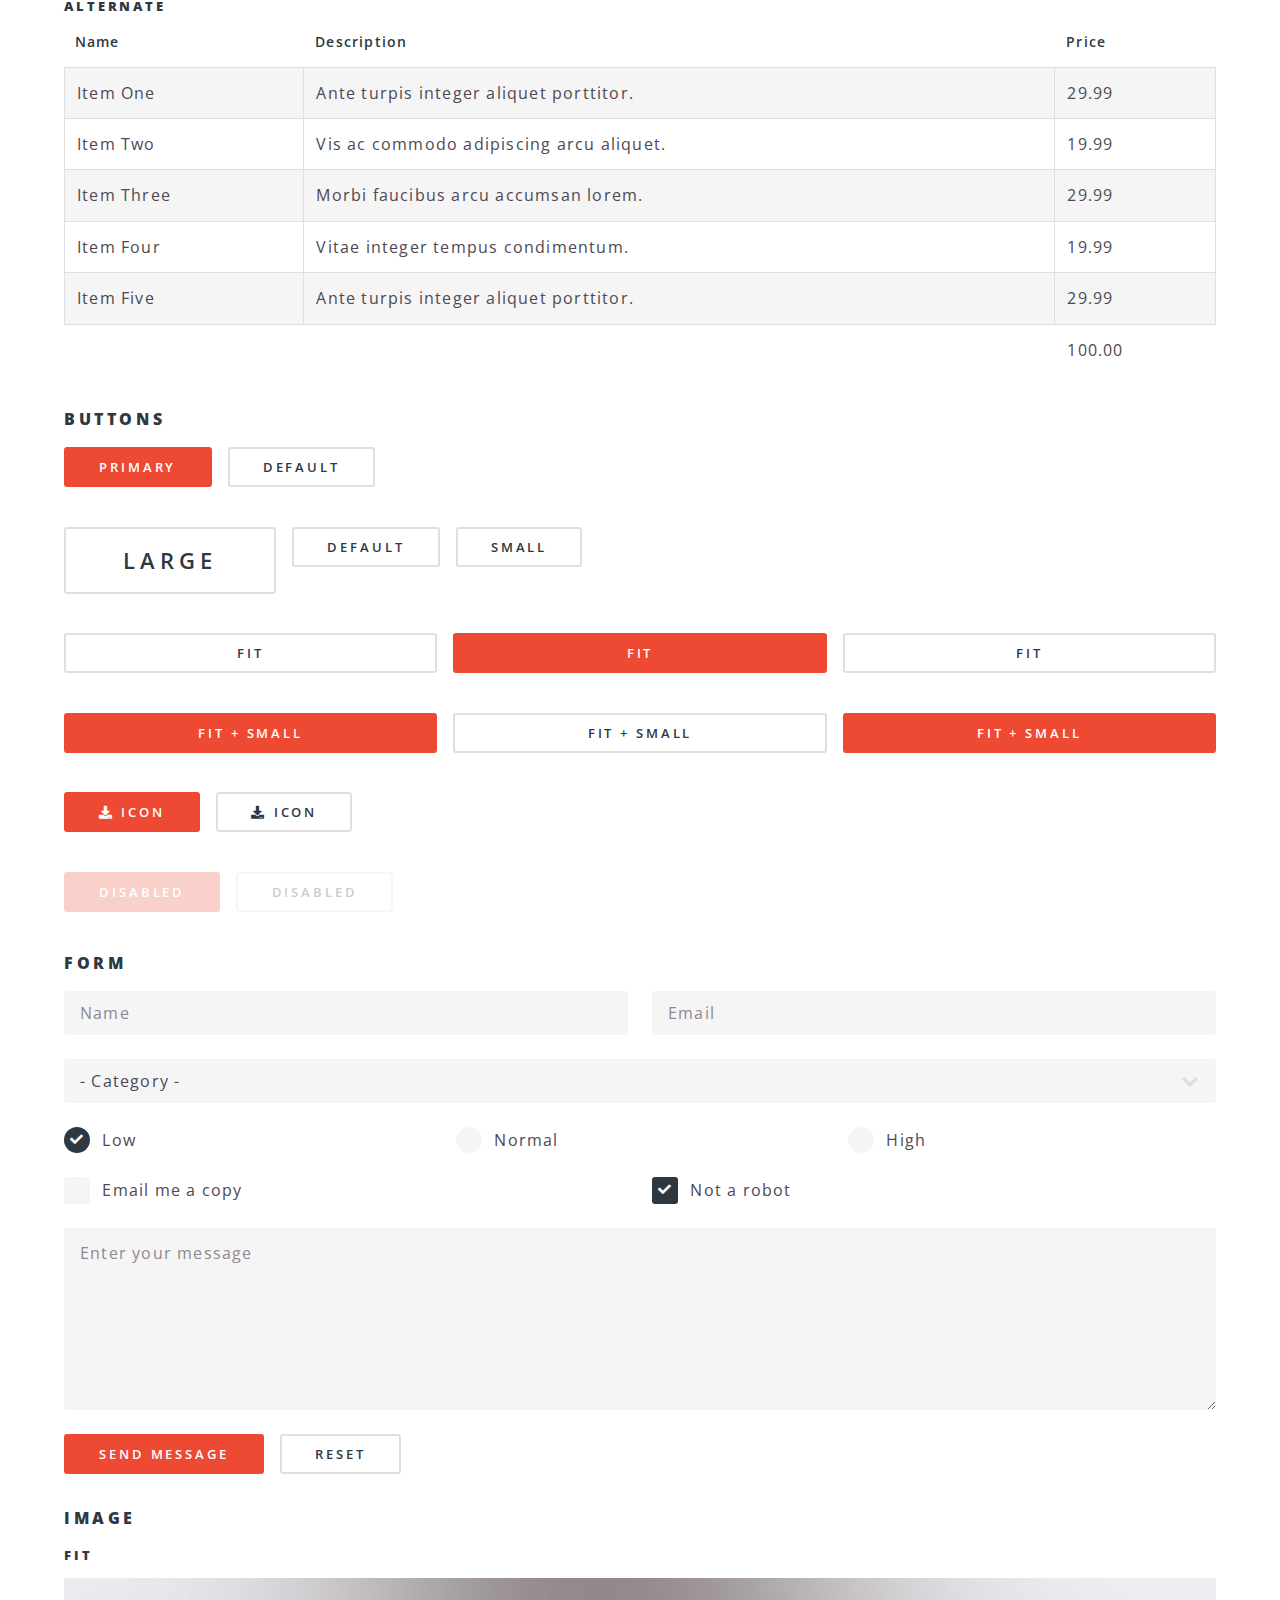
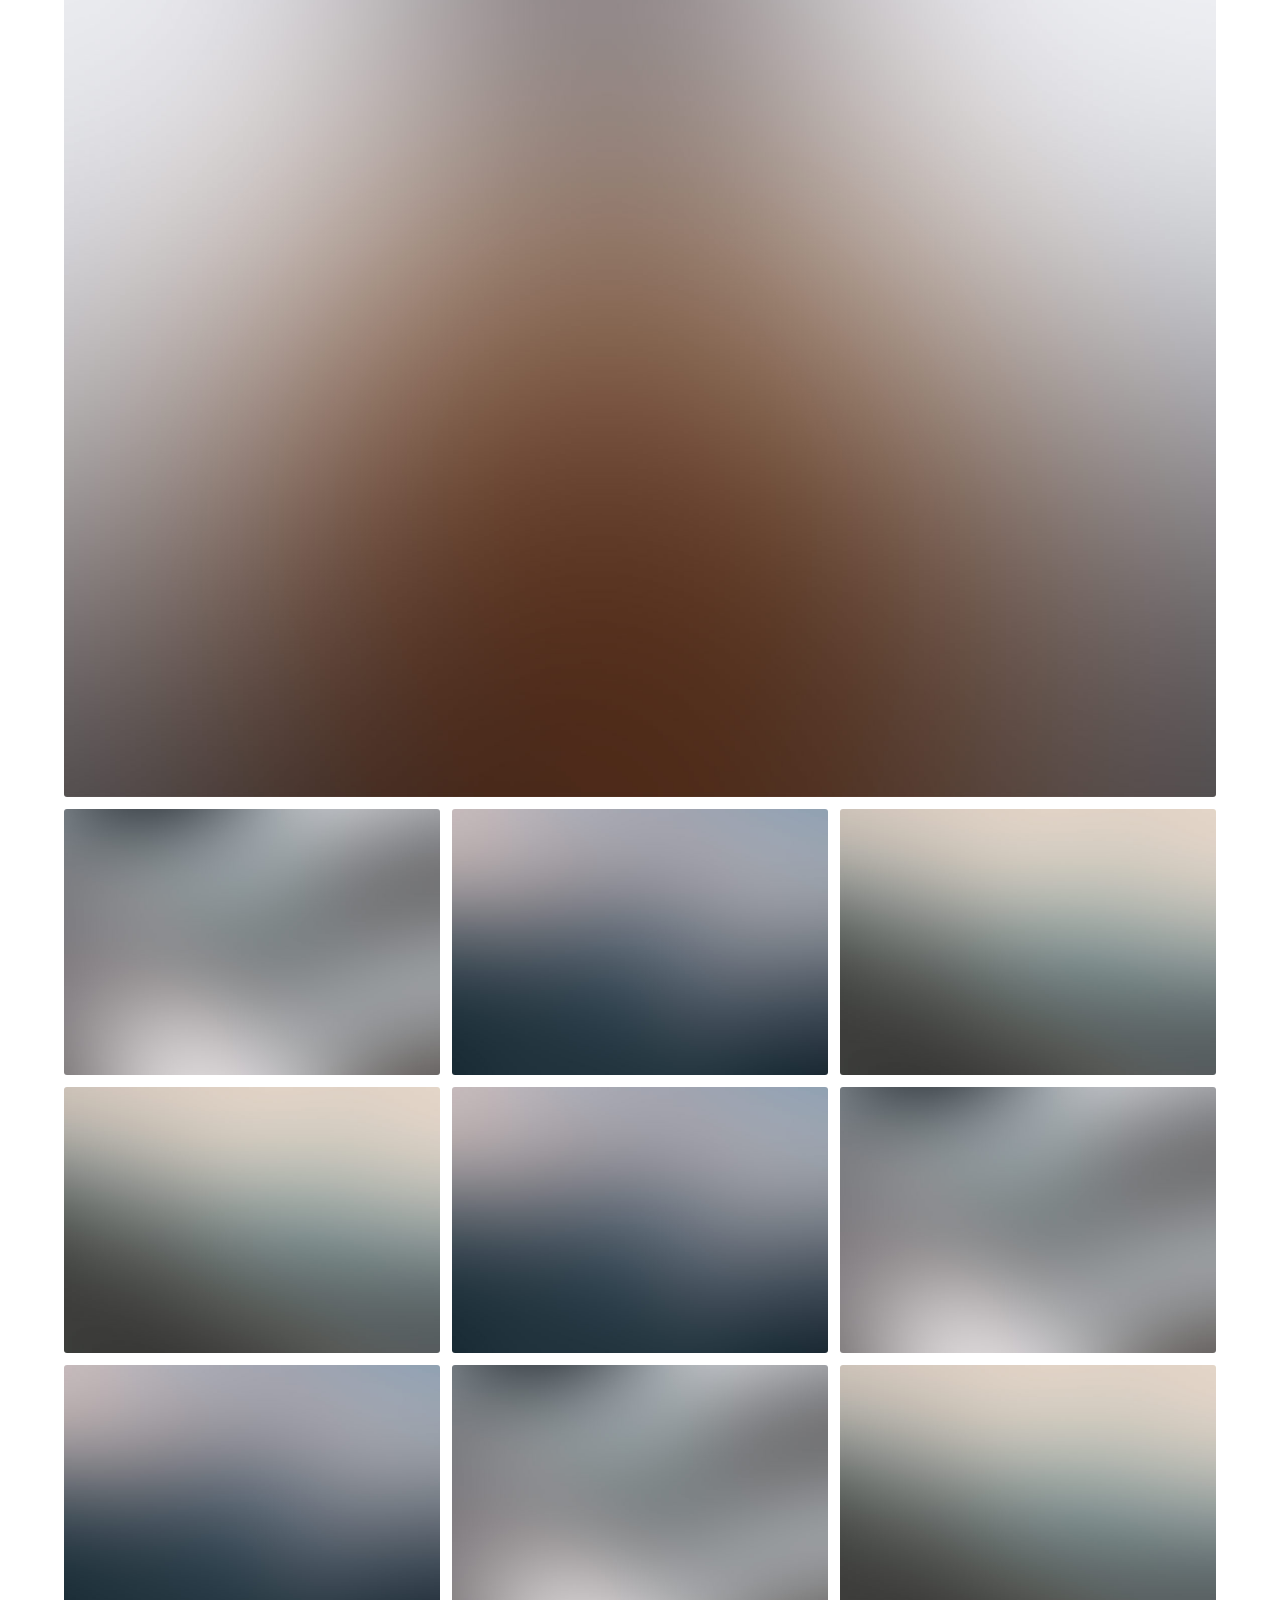
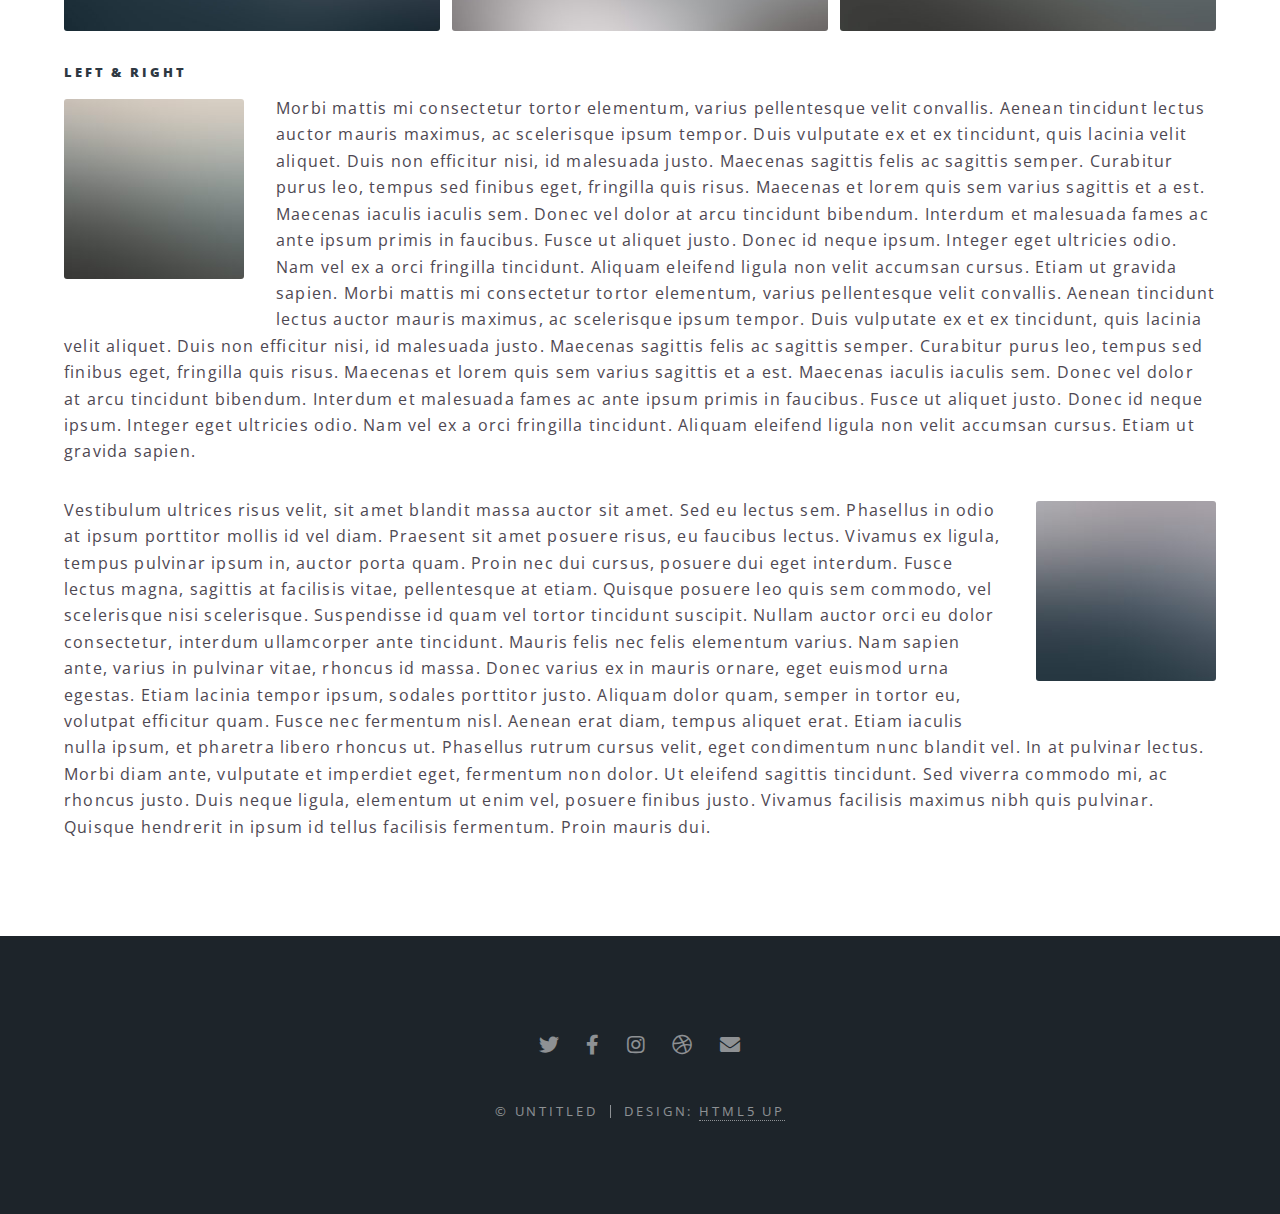
<file: elements.html>
<!DOCTYPE HTML>
<!--
	Spectral by HTML5 UP
	html5up.net | @ajlkn
	Free for personal and commercial use under the CCA 3.0 license (html5up.net/license)
-->
<html>
	<head>
		<title>Elements - Spectral by HTML5 UP</title>
		<meta charset="utf-8" />
		<meta name="viewport" content="width=device-width, initial-scale=1, user-scalable=no" />
		<link rel="stylesheet" href="assets/css/main.css" />
		<noscript><link rel="stylesheet" href="assets/css/noscript.css" /></noscript>
	</head>
	<body class="is-preload">

		<!-- Page Wrapper -->
			<div id="page-wrapper">

				<!-- Header -->
					<header id="header">
						<h1><a href="index.html">Spectral</a></h1>
						<nav id="nav">
							<ul>
								<li class="special">
									<a href="#menu" class="menuToggle"><span>Menu</span></a>
									<div id="menu">
										<ul>
											<li><a href="index.html">Home</a></li>
											<li><a href="generic.html">Generic</a></li>
											<li><a href="elements.html">Elements</a></li>
											<li><a href="#">Sign Up</a></li>
											<li><a href="#">Log In</a></li>
										</ul>
									</div>
								</li>
							</ul>
						</nav>
					</header>

				<!-- Main -->
					<article id="main">
						<header>
							<h2>Elements</h2>
							<p>Aliquam ut ex ut interdum donec amet imperdiet eleifend</p>
						</header>
						<section class="wrapper style5">
							<div class="inner">

								<section>
									<h4>Text</h4>
									<p>This is <b>bold</b> and this is <strong>strong</strong>. This is <i>italic</i> and this is <em>emphasized</em>.
									This is <sup>superscript</sup> text and this is <sub>subscript</sub> text.
									This is <u>underlined</u> and this is code: <code>for (;;) { ... }</code>. Finally, <a href="#">this is a link</a>.</p>
									<hr />
									<header>
										<h4>Heading with a Subtitle</h4>
										<p>Lorem ipsum dolor sit amet nullam id egestas urna aliquam</p>
									</header>
									<p>Nunc lacinia ante nunc ac lobortis. Interdum adipiscing gravida odio porttitor sem non mi integer non faucibus ornare mi ut ante amet placerat aliquet. Volutpat eu sed ante lacinia sapien lorem accumsan varius montes viverra nibh in adipiscing blandit tempus accumsan.</p>
									<header>
										<h5>Heading with a Subtitle</h5>
										<p>Lorem ipsum dolor sit amet nullam id egestas urna aliquam</p>
									</header>
									<p>Nunc lacinia ante nunc ac lobortis. Interdum adipiscing gravida odio porttitor sem non mi integer non faucibus ornare mi ut ante amet placerat aliquet. Volutpat eu sed ante lacinia sapien lorem accumsan varius montes viverra nibh in adipiscing blandit tempus accumsan.</p>
									<hr />
									<h2>Heading Level 2</h2>
									<h3>Heading Level 3</h3>
									<h4>Heading Level 4</h4>
									<h5>Heading Level 5</h5>
									<h6>Heading Level 6</h6>
									<hr />
									<h5>Blockquote</h5>
									<blockquote>Fringilla nisl. Donec accumsan interdum nisi, quis tincidunt felis sagittis eget tempus euismod. Vestibulum ante ipsum primis in faucibus vestibulum. Blandit adipiscing eu felis iaculis volutpat ac adipiscing accumsan faucibus. Vestibulum ante ipsum primis in faucibus lorem ipsum dolor sit amet nullam adipiscing eu felis.</blockquote>
									<h5>Preformatted</h5>
									<pre><code>i = 0;

while (!deck.isInOrder()) {
  print 'Iteration ' + i;
  deck.shuffle();
  i++;
}

print 'It took ' + i + ' iterations to sort the deck.';</code></pre>
								</section>

								<section>
									<h4>Lists</h4>
									<div class="row">
										<div class="col-6 col-12-medium">
											<h5>Unordered</h5>
											<ul>
												<li>Dolor pulvinar etiam.</li>
												<li>Sagittis adipiscing.</li>
												<li>Felis enim feugiat.</li>
											</ul>
											<h5>Alternate</h5>
											<ul class="alt">
												<li>Dolor pulvinar etiam.</li>
												<li>Sagittis adipiscing.</li>
												<li>Felis enim feugiat.</li>
											</ul>
										</div>
										<div class="col-6 col-12-medium">
											<h5>Ordered</h5>
											<ol>
												<li>Dolor pulvinar etiam.</li>
												<li>Etiam vel felis viverra.</li>
												<li>Felis enim feugiat.</li>
												<li>Dolor pulvinar etiam.</li>
												<li>Etiam vel felis lorem.</li>
												<li>Felis enim et feugiat.</li>
											</ol>
											<h5>Icons</h5>
											<ul class="icons">
												<li><a href="#" class="icon brands fa-twitter"><span class="label">Twitter</span></a></li>
												<li><a href="#" class="icon brands fa-facebook-f"><span class="label">Facebook</span></a></li>
												<li><a href="#" class="icon brands fa-instagram"><span class="label">Instagram</span></a></li>
												<li><a href="#" class="icon brands fa-github"><span class="label">Github</span></a></li>
											</ul>
										</div>
									</div>
									<h5>Actions</h5>
									<div class="row">
										<div class="col-6 col-12-medium">
											<ul class="actions">
												<li><a href="#" class="button primary">Default</a></li>
												<li><a href="#" class="button">Default</a></li>
											</ul>
											<ul class="actions small">
												<li><a href="#" class="button primary small">Small</a></li>
												<li><a href="#" class="button small">Small</a></li>
											</ul>
											<ul class="actions stacked">
												<li><a href="#" class="button primary">Default</a></li>
												<li><a href="#" class="button">Default</a></li>
											</ul>
											<ul class="actions stacked">
												<li><a href="#" class="button primary small">Small</a></li>
												<li><a href="#" class="button small">Small</a></li>
											</ul>
										</div>
										<div class="col-6 col-12-medium">
											<ul class="actions stacked">
												<li><a href="#" class="button primary fit">Default</a></li>
												<li><a href="#" class="button fit">Default</a></li>
											</ul>
											<ul class="actions stacked">
												<li><a href="#" class="button primary small fit">Small</a></li>
												<li><a href="#" class="button small fit">Small</a></li>
											</ul>
										</div>
									</div>
								</section>

								<section>
									<h4>Table</h4>
									<h5>Default</h5>
									<div class="table-wrapper">
										<table>
											<thead>
												<tr>
													<th>Name</th>
													<th>Description</th>
													<th>Price</th>
												</tr>
											</thead>
											<tbody>
												<tr>
													<td>Item One</td>
													<td>Ante turpis integer aliquet porttitor.</td>
													<td>29.99</td>
												</tr>
												<tr>
													<td>Item Two</td>
													<td>Vis ac commodo adipiscing arcu aliquet.</td>
													<td>19.99</td>
												</tr>
												<tr>
													<td>Item Three</td>
													<td> Morbi faucibus arcu accumsan lorem.</td>
													<td>29.99</td>
												</tr>
												<tr>
													<td>Item Four</td>
													<td>Vitae integer tempus condimentum.</td>
													<td>19.99</td>
												</tr>
												<tr>
													<td>Item Five</td>
													<td>Ante turpis integer aliquet porttitor.</td>
													<td>29.99</td>
												</tr>
											</tbody>
											<tfoot>
												<tr>
													<td colspan="2"></td>
													<td>100.00</td>
												</tr>
											</tfoot>
										</table>
									</div>

									<h5>Alternate</h5>
									<div class="table-wrapper">
										<table class="alt">
											<thead>
												<tr>
													<th>Name</th>
													<th>Description</th>
													<th>Price</th>
												</tr>
											</thead>
											<tbody>
												<tr>
													<td>Item One</td>
													<td>Ante turpis integer aliquet porttitor.</td>
													<td>29.99</td>
												</tr>
												<tr>
													<td>Item Two</td>
													<td>Vis ac commodo adipiscing arcu aliquet.</td>
													<td>19.99</td>
												</tr>
												<tr>
													<td>Item Three</td>
													<td> Morbi faucibus arcu accumsan lorem.</td>
													<td>29.99</td>
												</tr>
												<tr>
													<td>Item Four</td>
													<td>Vitae integer tempus condimentum.</td>
													<td>19.99</td>
												</tr>
												<tr>
													<td>Item Five</td>
													<td>Ante turpis integer aliquet porttitor.</td>
													<td>29.99</td>
												</tr>
											</tbody>
											<tfoot>
												<tr>
													<td colspan="2"></td>
													<td>100.00</td>
												</tr>
											</tfoot>
										</table>
									</div>
								</section>

								<section>
									<h4>Buttons</h4>
									<ul class="actions">
										<li><a href="#" class="button primary">Primary</a></li>
										<li><a href="#" class="button">Default</a></li>
									</ul>
									<ul class="actions">
										<li><a href="#" class="button large">Large</a></li>
										<li><a href="#" class="button">Default</a></li>
										<li><a href="#" class="button small">Small</a></li>
									</ul>
									<ul class="actions fit">
										<li><a href="#" class="button fit">Fit</a></li>
										<li><a href="#" class="button primary fit">Fit</a></li>
										<li><a href="#" class="button fit">Fit</a></li>
									</ul>
									<ul class="actions fit small">
										<li><a href="#" class="button primary fit small">Fit + Small</a></li>
										<li><a href="#" class="button fit small">Fit + Small</a></li>
										<li><a href="#" class="button primary fit small">Fit + Small</a></li>
									</ul>
									<ul class="actions">
										<li><a href="#" class="button primary icon solid fa-download">Icon</a></li>
										<li><a href="#" class="button icon solid fa-download">Icon</a></li>
									</ul>
									<ul class="actions">
										<li><span class="button primary disabled">Disabled</span></li>
										<li><span class="button disabled">Disabled</span></li>
									</ul>
								</section>

								<section>
									<h4>Form</h4>
									<form method="post" action="#">
										<div class="row gtr-uniform">
											<div class="col-6 col-12-xsmall">
												<input type="text" name="demo-name" id="demo-name" value="" placeholder="Name" />
											</div>
											<div class="col-6 col-12-xsmall">
												<input type="email" name="demo-email" id="demo-email" value="" placeholder="Email" />
											</div>
											<div class="col-12">
												<select name="demo-category" id="demo-category">
													<option value="">- Category -</option>
													<option value="1">Manufacturing</option>
													<option value="1">Shipping</option>
													<option value="1">Administration</option>
													<option value="1">Human Resources</option>
												</select>
											</div>
											<div class="col-4 col-12-small">
												<input type="radio" id="demo-priority-low" name="demo-priority" checked>
												<label for="demo-priority-low">Low</label>
											</div>
											<div class="col-4 col-12-small">
												<input type="radio" id="demo-priority-normal" name="demo-priority">
												<label for="demo-priority-normal">Normal</label>
											</div>
											<div class="col-4 col-12-small">
												<input type="radio" id="demo-priority-high" name="demo-priority">
												<label for="demo-priority-high">High</label>
											</div>
											<div class="col-6 col-12-small">
												<input type="checkbox" id="demo-copy" name="demo-copy">
												<label for="demo-copy">Email me a copy</label>
											</div>
											<div class="col-6 col-12-small">
												<input type="checkbox" id="demo-human" name="demo-human" checked>
												<label for="demo-human">Not a robot</label>
											</div>
											<div class="col-12">
												<textarea name="demo-message" id="demo-message" placeholder="Enter your message" rows="6"></textarea>
											</div>
											<div class="col-12">
												<ul class="actions">
													<li><input type="submit" value="Send Message" class="primary" /></li>
													<li><input type="reset" value="Reset" /></li>
												</ul>
											</div>
										</div>
									</form>
								</section>

								<section>
									<h4>Image</h4>
									<h5>Fit</h5>
									<div class="box alt">
										<div class="row gtr-50 gtr-uniform">
											<div class="col-12"><span class="image fit"><img src="images/banner.jpg" alt="" /></span></div>
											<div class="col-4"><span class="image fit"><img src="images/pic01.jpg" alt="" /></span></div>
											<div class="col-4"><span class="image fit"><img src="images/pic02.jpg" alt="" /></span></div>
											<div class="col-4"><span class="image fit"><img src="images/pic03.jpg" alt="" /></span></div>
											<div class="col-4"><span class="image fit"><img src="images/pic03.jpg" alt="" /></span></div>
											<div class="col-4"><span class="image fit"><img src="images/pic02.jpg" alt="" /></span></div>
											<div class="col-4"><span class="image fit"><img src="images/pic01.jpg" alt="" /></span></div>
											<div class="col-4"><span class="image fit"><img src="images/pic02.jpg" alt="" /></span></div>
											<div class="col-4"><span class="image fit"><img src="images/pic01.jpg" alt="" /></span></div>
											<div class="col-4"><span class="image fit"><img src="images/pic03.jpg" alt="" /></span></div>
										</div>
									</div>
									<h5>Left &amp; Right</h5>
									<p><span class="image left"><img src="images/pic04.jpg" alt="" /></span>Morbi mattis mi consectetur tortor elementum, varius pellentesque velit convallis. Aenean tincidunt lectus auctor mauris maximus, ac scelerisque ipsum tempor. Duis vulputate ex et ex tincidunt, quis lacinia velit aliquet. Duis non efficitur nisi, id malesuada justo. Maecenas sagittis felis ac sagittis semper. Curabitur purus leo, tempus sed finibus eget, fringilla quis risus. Maecenas et lorem quis sem varius sagittis et a est. Maecenas iaculis iaculis sem. Donec vel dolor at arcu tincidunt bibendum. Interdum et malesuada fames ac ante ipsum primis in faucibus. Fusce ut aliquet justo. Donec id neque ipsum. Integer eget ultricies odio. Nam vel ex a orci fringilla tincidunt. Aliquam eleifend ligula non velit accumsan cursus. Etiam ut gravida sapien. Morbi mattis mi consectetur tortor elementum, varius pellentesque velit convallis. Aenean tincidunt lectus auctor mauris maximus, ac scelerisque ipsum tempor. Duis vulputate ex et ex tincidunt, quis lacinia velit aliquet. Duis non efficitur nisi, id malesuada justo. Maecenas sagittis felis ac sagittis semper. Curabitur purus leo, tempus sed finibus eget, fringilla quis risus. Maecenas et lorem quis sem varius sagittis et a est. Maecenas iaculis iaculis sem. Donec vel dolor at arcu tincidunt bibendum. Interdum et malesuada fames ac ante ipsum primis in faucibus. Fusce ut aliquet justo. Donec id neque ipsum. Integer eget ultricies odio. Nam vel ex a orci fringilla tincidunt. Aliquam eleifend ligula non velit accumsan cursus. Etiam ut gravida sapien.</p>
									<p><span class="image right"><img src="images/pic05.jpg" alt="" /></span>Vestibulum ultrices risus velit, sit amet blandit massa auctor sit amet. Sed eu lectus sem. Phasellus in odio at ipsum porttitor mollis id vel diam. Praesent sit amet posuere risus, eu faucibus lectus. Vivamus ex ligula, tempus pulvinar ipsum in, auctor porta quam. Proin nec dui cursus, posuere dui eget interdum. Fusce lectus magna, sagittis at facilisis vitae, pellentesque at etiam. Quisque posuere leo quis sem commodo, vel scelerisque nisi scelerisque. Suspendisse id quam vel tortor tincidunt suscipit. Nullam auctor orci eu dolor consectetur, interdum ullamcorper ante tincidunt. Mauris felis nec felis elementum varius. Nam sapien ante, varius in pulvinar vitae, rhoncus id massa. Donec varius ex in mauris ornare, eget euismod urna egestas. Etiam lacinia tempor ipsum, sodales porttitor justo. Aliquam dolor quam, semper in tortor eu, volutpat efficitur quam. Fusce nec fermentum nisl. Aenean erat diam, tempus aliquet erat. Etiam iaculis nulla ipsum, et pharetra libero rhoncus ut. Phasellus rutrum cursus velit, eget condimentum nunc blandit vel. In at pulvinar lectus. Morbi diam ante, vulputate et imperdiet eget, fermentum non dolor. Ut eleifend sagittis tincidunt. Sed viverra commodo mi, ac rhoncus justo. Duis neque ligula, elementum ut enim vel, posuere finibus justo. Vivamus facilisis maximus nibh quis pulvinar. Quisque hendrerit in ipsum id tellus facilisis fermentum. Proin mauris dui.</p>
								</section>

							</div>
						</section>
					</article>

				<!-- Footer -->
					<footer id="footer">
						<ul class="icons">
							<li><a href="#" class="icon brands fa-twitter"><span class="label">Twitter</span></a></li>
							<li><a href="#" class="icon brands fa-facebook-f"><span class="label">Facebook</span></a></li>
							<li><a href="#" class="icon brands fa-instagram"><span class="label">Instagram</span></a></li>
							<li><a href="#" class="icon brands fa-dribbble"><span class="label">Dribbble</span></a></li>
							<li><a href="#" class="icon solid fa-envelope"><span class="label">Email</span></a></li>
						</ul>
						<ul class="copyright">
							<li>&copy; Untitled</li><li>Design: <a href="http://html5up.net">HTML5 UP</a></li>
						</ul>
					</footer>

			</div>

		<!-- Scripts -->
			<script src="assets/js/jquery.min.js"></script>
			<script src="assets/js/jquery.scrollex.min.js"></script>
			<script src="assets/js/jquery.scrolly.min.js"></script>
			<script src="assets/js/browser.min.js"></script>
			<script src="assets/js/breakpoints.min.js"></script>
			<script src="assets/js/util.js"></script>
			<script src="assets/js/main.js"></script>

	</body>
</html>
</file>
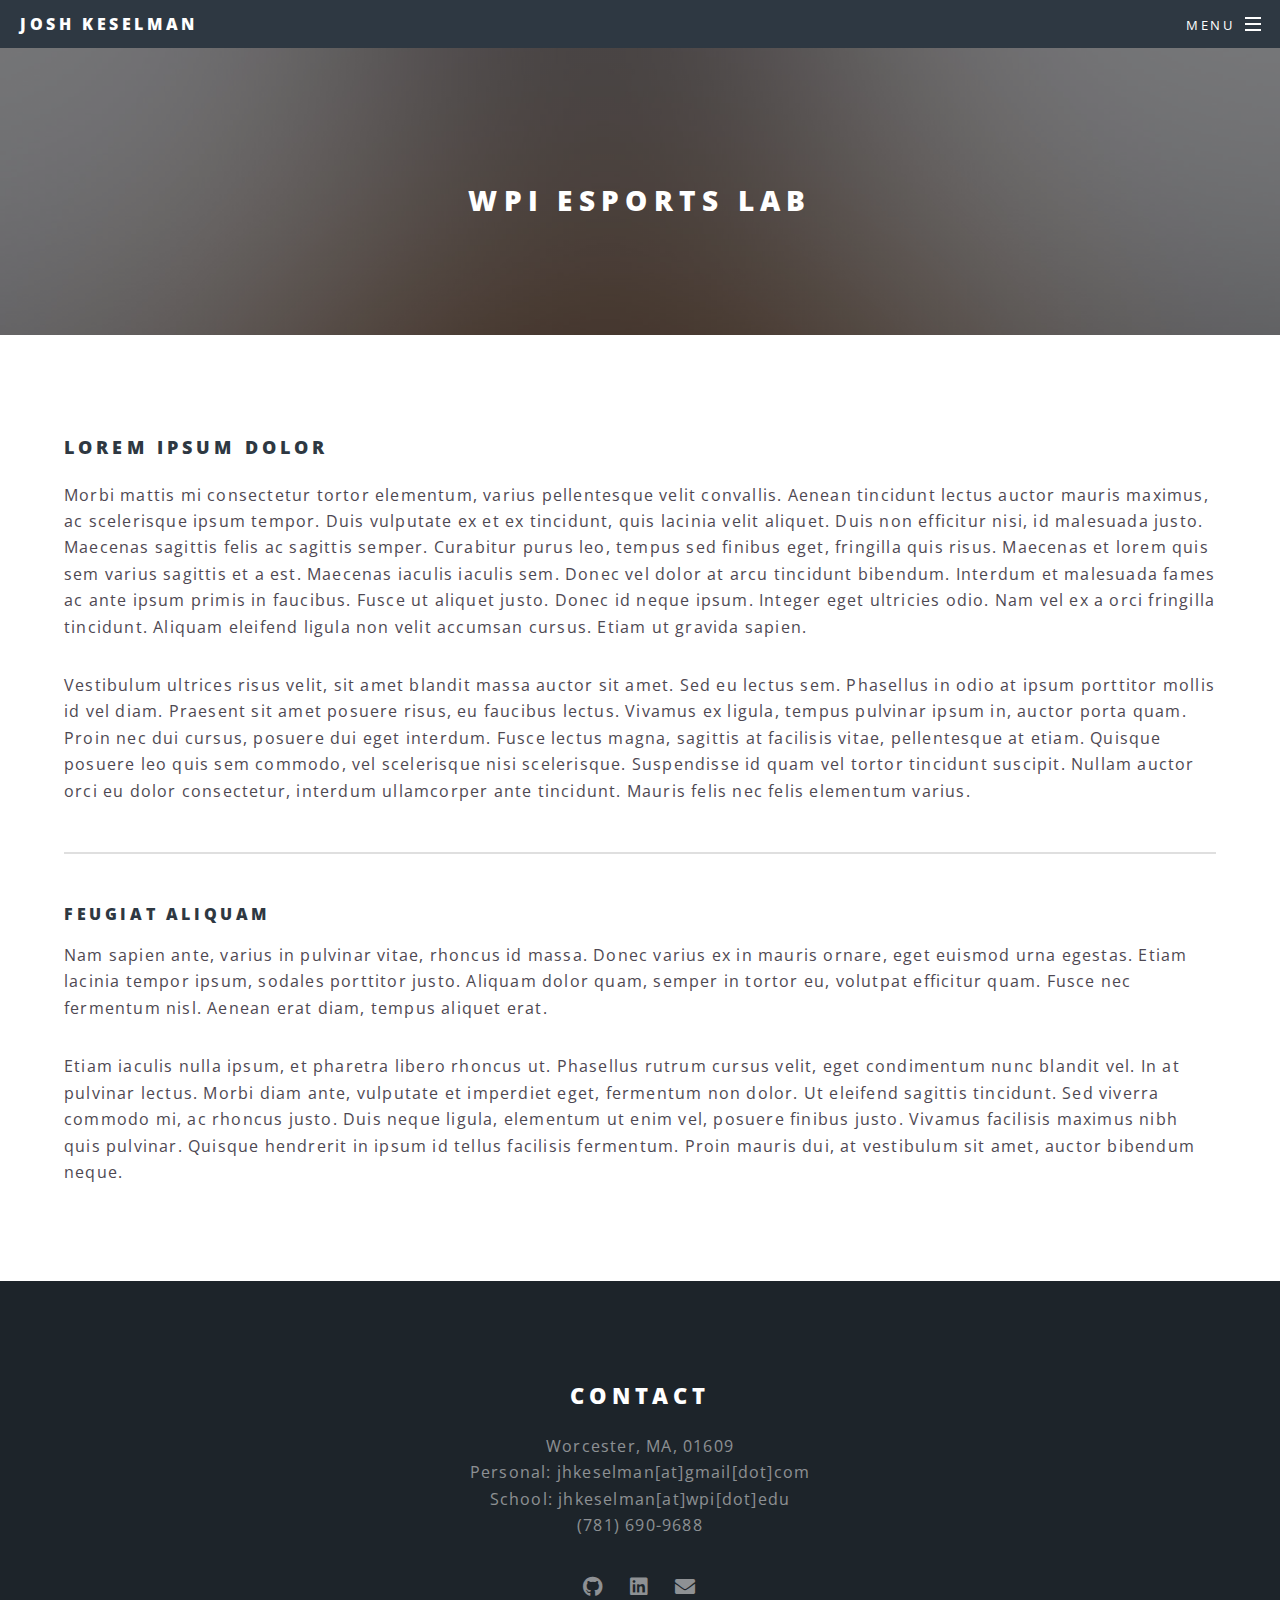
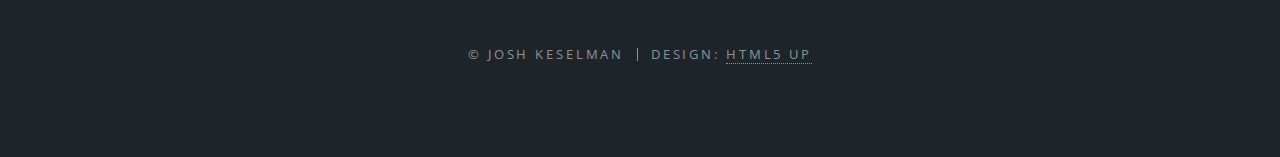
<file: esportslab.html>
<!DOCTYPE HTML>
<!--
	Spectral by HTML5 UP
	html5up.net | @ajlkn
	Free for personal and commercial use under the CCA 3.0 license (html5up.net/license)
-->
<html>
	<head>
		<title>WPI Esports Lab</title>
		<meta charset="utf-8" />
		<meta name="viewport" content="width=device-width, initial-scale=1, user-scalable=no" />
		<link rel="stylesheet" href="assets/css/main.css" />
		<noscript><link rel="stylesheet" href="assets/css/noscript.css" /></noscript>
	</head>
	<body class="is-preload">

		<!-- Page Wrapper -->
			<div id="page-wrapper">

				<!-- Header -->
					<header id="header">
						<h1><a href="index.html">Josh Keselman</a></h1>
						<nav id="nav">
							<ul>
								<li class="special">
									<a href="#menu" class="menuToggle"><span>Menu</span></a>
									<div id="menu">
										<ul>
											<li><a href="index.html">Home</a></li>
											<li><a href="aboutme.html">About Me</a></li>
											<li><a href="work.html">Work</a></li>
											<li><a href="projects.html">Projects</a></li>
										</ul>
									</div>
								</li>
							</ul>
						</nav>
					</header>

				<!-- Main -->
					<article id="main">
						<header>
							<h2>WPI Esports Lab</h2>
						</header>
						<section class="wrapper style5">
							<div class="inner">

								<h3>Lorem ipsum dolor</h3>
								<p>Morbi mattis mi consectetur tortor elementum, varius pellentesque velit convallis. Aenean tincidunt lectus auctor mauris maximus, ac scelerisque ipsum tempor. Duis vulputate ex et ex tincidunt, quis lacinia velit aliquet. Duis non efficitur nisi, id malesuada justo. Maecenas sagittis felis ac sagittis semper. Curabitur purus leo, tempus sed finibus eget, fringilla quis risus. Maecenas et lorem quis sem varius sagittis et a est. Maecenas iaculis iaculis sem. Donec vel dolor at arcu tincidunt bibendum. Interdum et malesuada fames ac ante ipsum primis in faucibus. Fusce ut aliquet justo. Donec id neque ipsum. Integer eget ultricies odio. Nam vel ex a orci fringilla tincidunt. Aliquam eleifend ligula non velit accumsan cursus. Etiam ut gravida sapien.</p>

								<p>Vestibulum ultrices risus velit, sit amet blandit massa auctor sit amet. Sed eu lectus sem. Phasellus in odio at ipsum porttitor mollis id vel diam. Praesent sit amet posuere risus, eu faucibus lectus. Vivamus ex ligula, tempus pulvinar ipsum in, auctor porta quam. Proin nec dui cursus, posuere dui eget interdum. Fusce lectus magna, sagittis at facilisis vitae, pellentesque at etiam. Quisque posuere leo quis sem commodo, vel scelerisque nisi scelerisque. Suspendisse id quam vel tortor tincidunt suscipit. Nullam auctor orci eu dolor consectetur, interdum ullamcorper ante tincidunt. Mauris felis nec felis elementum varius.</p>

								<hr />

								<h4>Feugiat aliquam</h4>
								<p>Nam sapien ante, varius in pulvinar vitae, rhoncus id massa. Donec varius ex in mauris ornare, eget euismod urna egestas. Etiam lacinia tempor ipsum, sodales porttitor justo. Aliquam dolor quam, semper in tortor eu, volutpat efficitur quam. Fusce nec fermentum nisl. Aenean erat diam, tempus aliquet erat.</p>

								<p>Etiam iaculis nulla ipsum, et pharetra libero rhoncus ut. Phasellus rutrum cursus velit, eget condimentum nunc blandit vel. In at pulvinar lectus. Morbi diam ante, vulputate et imperdiet eget, fermentum non dolor. Ut eleifend sagittis tincidunt. Sed viverra commodo mi, ac rhoncus justo. Duis neque ligula, elementum ut enim vel, posuere finibus justo. Vivamus facilisis maximus nibh quis pulvinar. Quisque hendrerit in ipsum id tellus facilisis fermentum. Proin mauris dui, at vestibulum sit amet, auctor bibendum neque.</p>

							</div>
						</section>
					</article>

				<!-- Footer -->
					<footer id="footer">
						<header>
							<h2>Contact</h2>
							<p>Worcester, MA, 01609<br />
								Personal: jhkeselman[at]gmail[dot]com<br />
								School: jhkeselman[at]wpi[dot]edu<br />(781) 690-9688</p>
						</header>
						<ul class="icons">
							<li><a href=https://github.com/jhkeselman target="_blank" class="icon brands fa-github"><span class="label">Github</span></a></li>
							<li><a href=https://www.linkedin.com/in/josh-keselman/ target="_blank" class="icon brands fa-linkedin"><span class="label">LinkedIn</span></a></li>
							<li><a href="mailto: jhkeselman@gmail.com" class="icon solid fa-envelope"><span class="label">Email</span></a></li>
						</ul>
						<ul class="copyright">
							<li>&copy; Josh Keselman</li><li>Design: <a href="http://html5up.net">HTML5 UP</a></li>
						</ul>
					</footer>

			</div>

		<!-- Scripts -->
			<script src="assets/js/jquery.min.js"></script>
			<script src="assets/js/jquery.scrollex.min.js"></script>
			<script src="assets/js/jquery.scrolly.min.js"></script>
			<script src="assets/js/browser.min.js"></script>
			<script src="assets/js/breakpoints.min.js"></script>
			<script src="assets/js/util.js"></script>
			<script src="assets/js/main.js"></script>

	</body>
</html>
</file>
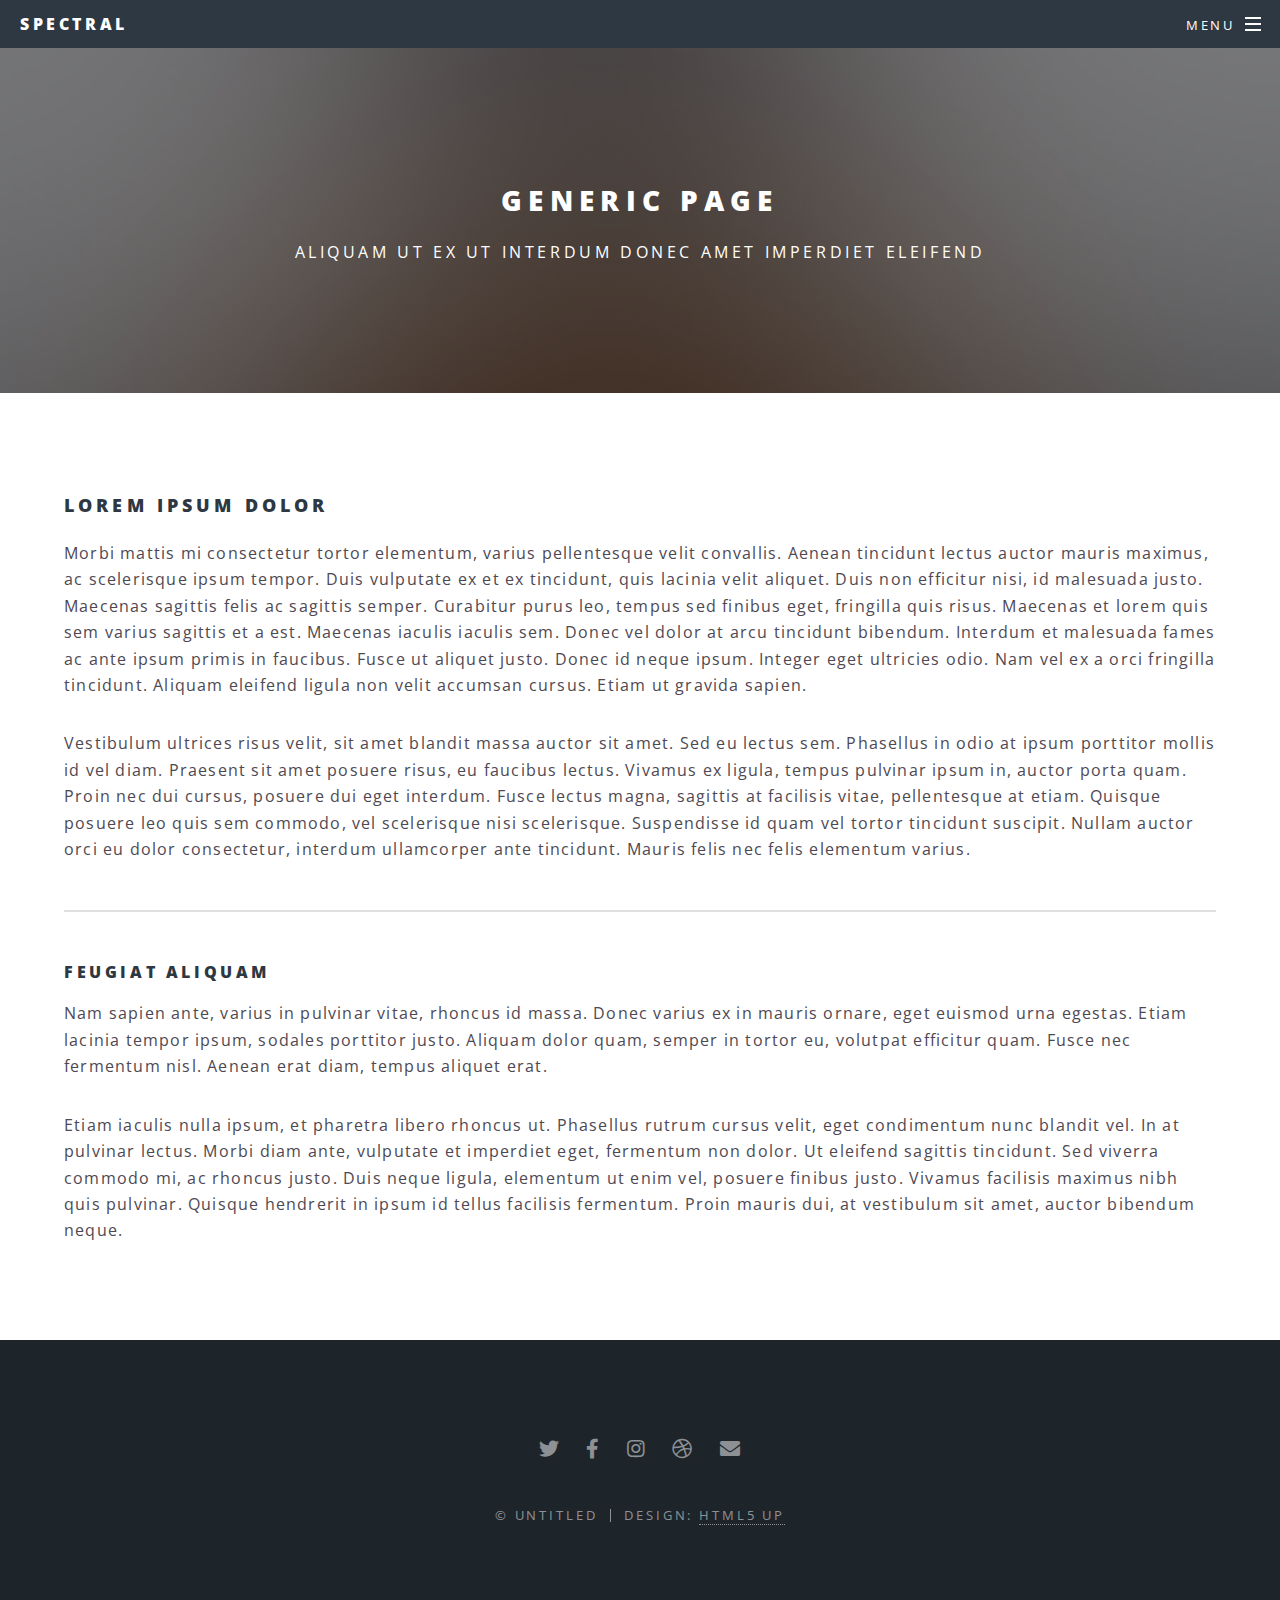
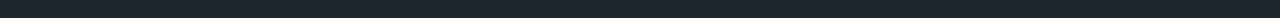
<file: generic.html>
<!DOCTYPE HTML>
<!--
	Spectral by HTML5 UP
	html5up.net | @ajlkn
	Free for personal and commercial use under the CCA 3.0 license (html5up.net/license)
-->
<html>
	<head>
		<title>Generic - Spectral by HTML5 UP</title>
		<meta charset="utf-8" />
		<meta name="viewport" content="width=device-width, initial-scale=1, user-scalable=no" />
		<link rel="stylesheet" href="assets/css/main.css" />
		<noscript><link rel="stylesheet" href="assets/css/noscript.css" /></noscript>
	</head>
	<body class="is-preload">

		<!-- Page Wrapper -->
			<div id="page-wrapper">

				<!-- Header -->
					<header id="header">
						<h1><a href="index.html">Spectral</a></h1>
						<nav id="nav">
							<ul>
								<li class="special">
									<a href="#menu" class="menuToggle"><span>Menu</span></a>
									<div id="menu">
										<ul>
											<li><a href="index.html">Home</a></li>
											<li><a href="generic.html">Generic</a></li>
											<li><a href="elements.html">Elements</a></li>
											<li><a href="#">Sign Up</a></li>
											<li><a href="#">Log In</a></li>
										</ul>
									</div>
								</li>
							</ul>
						</nav>
					</header>

				<!-- Main -->
					<article id="main">
						<header>
							<h2>Generic Page</h2>
							<p>Aliquam ut ex ut interdum donec amet imperdiet eleifend</p>
						</header>
						<section class="wrapper style5">
							<div class="inner">

								<h3>Lorem ipsum dolor</h3>
								<p>Morbi mattis mi consectetur tortor elementum, varius pellentesque velit convallis. Aenean tincidunt lectus auctor mauris maximus, ac scelerisque ipsum tempor. Duis vulputate ex et ex tincidunt, quis lacinia velit aliquet. Duis non efficitur nisi, id malesuada justo. Maecenas sagittis felis ac sagittis semper. Curabitur purus leo, tempus sed finibus eget, fringilla quis risus. Maecenas et lorem quis sem varius sagittis et a est. Maecenas iaculis iaculis sem. Donec vel dolor at arcu tincidunt bibendum. Interdum et malesuada fames ac ante ipsum primis in faucibus. Fusce ut aliquet justo. Donec id neque ipsum. Integer eget ultricies odio. Nam vel ex a orci fringilla tincidunt. Aliquam eleifend ligula non velit accumsan cursus. Etiam ut gravida sapien.</p>

								<p>Vestibulum ultrices risus velit, sit amet blandit massa auctor sit amet. Sed eu lectus sem. Phasellus in odio at ipsum porttitor mollis id vel diam. Praesent sit amet posuere risus, eu faucibus lectus. Vivamus ex ligula, tempus pulvinar ipsum in, auctor porta quam. Proin nec dui cursus, posuere dui eget interdum. Fusce lectus magna, sagittis at facilisis vitae, pellentesque at etiam. Quisque posuere leo quis sem commodo, vel scelerisque nisi scelerisque. Suspendisse id quam vel tortor tincidunt suscipit. Nullam auctor orci eu dolor consectetur, interdum ullamcorper ante tincidunt. Mauris felis nec felis elementum varius.</p>

								<hr />

								<h4>Feugiat aliquam</h4>
								<p>Nam sapien ante, varius in pulvinar vitae, rhoncus id massa. Donec varius ex in mauris ornare, eget euismod urna egestas. Etiam lacinia tempor ipsum, sodales porttitor justo. Aliquam dolor quam, semper in tortor eu, volutpat efficitur quam. Fusce nec fermentum nisl. Aenean erat diam, tempus aliquet erat.</p>

								<p>Etiam iaculis nulla ipsum, et pharetra libero rhoncus ut. Phasellus rutrum cursus velit, eget condimentum nunc blandit vel. In at pulvinar lectus. Morbi diam ante, vulputate et imperdiet eget, fermentum non dolor. Ut eleifend sagittis tincidunt. Sed viverra commodo mi, ac rhoncus justo. Duis neque ligula, elementum ut enim vel, posuere finibus justo. Vivamus facilisis maximus nibh quis pulvinar. Quisque hendrerit in ipsum id tellus facilisis fermentum. Proin mauris dui, at vestibulum sit amet, auctor bibendum neque.</p>

							</div>
						</section>
					</article>

				<!-- Footer -->
					<footer id="footer">
						<ul class="icons">
							<li><a href="#" class="icon brands fa-twitter"><span class="label">Twitter</span></a></li>
							<li><a href="#" class="icon brands fa-facebook-f"><span class="label">Facebook</span></a></li>
							<li><a href="#" class="icon brands fa-instagram"><span class="label">Instagram</span></a></li>
							<li><a href="#" class="icon brands fa-dribbble"><span class="label">Dribbble</span></a></li>
							<li><a href="#" class="icon solid fa-envelope"><span class="label">Email</span></a></li>
						</ul>
						<ul class="copyright">
							<li>&copy; Untitled</li><li>Design: <a href="http://html5up.net">HTML5 UP</a></li>
						</ul>
					</footer>

			</div>

		<!-- Scripts -->
			<script src="assets/js/jquery.min.js"></script>
			<script src="assets/js/jquery.scrollex.min.js"></script>
			<script src="assets/js/jquery.scrolly.min.js"></script>
			<script src="assets/js/browser.min.js"></script>
			<script src="assets/js/breakpoints.min.js"></script>
			<script src="assets/js/util.js"></script>
			<script src="assets/js/main.js"></script>

	</body>
</html>
</file>
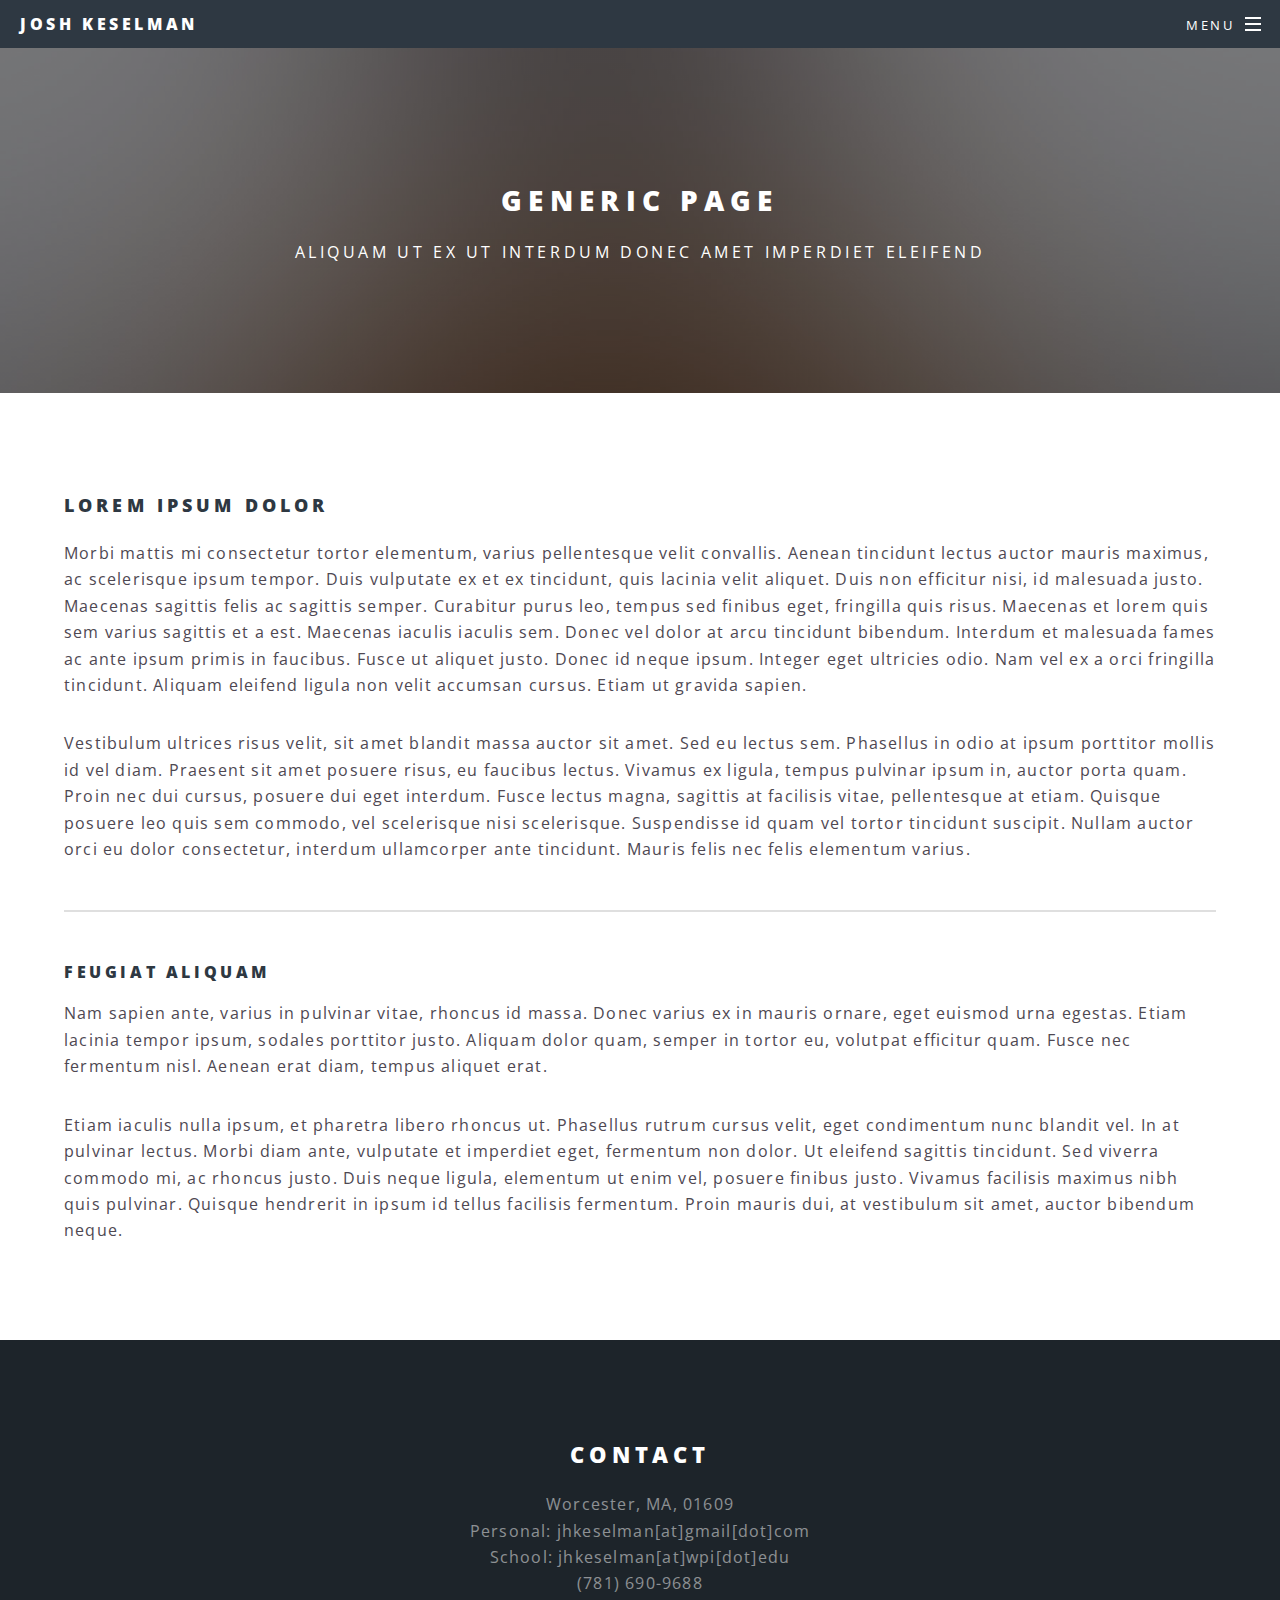
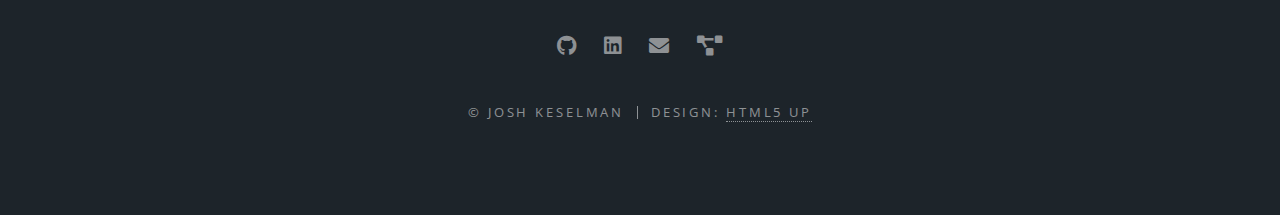
<file: MQP.html>
<!DOCTYPE HTML>
<!--
	Spectral by HTML5 UP
	html5up.net | @ajlkn
	Free for personal and commercial use under the CCA 3.0 license (html5up.net/license)
-->
<html>
	<head>
		<title>Generic - Spectral by HTML5 UP</title>
		<meta charset="utf-8" />
		<meta name="viewport" content="width=device-width, initial-scale=1, user-scalable=no" />
		<link rel="stylesheet" href="assets/css/main.css" />
		<noscript><link rel="stylesheet" href="assets/css/noscript.css" /></noscript>
	</head>
	<body class="is-preload">

		<!-- Page Wrapper -->
			<div id="page-wrapper">

				<!-- Header -->
					<header id="header">
						<h1><a href="index.html">Josh Keselman</a></h1>
						<nav id="nav">
							<ul>
								<li class="special">
									<a href="#menu" class="menuToggle"><span>Menu</span></a>
									<div id="menu">
										<ul>
											<li><a href="index.html">Home</a></li>
											<li><a href="aboutme.html">About Me</a></li>
											<li><a href="work.html">Work</a></li>
											<li><a href="projects.html">Projects</a></li>
										</ul>
									</div>
								</li>
							</ul>
						</nav>
					</header>

				<!-- Main -->
					<article id="main">
						<header>
							<h2>Generic Page</h2>
							<p>Aliquam ut ex ut interdum donec amet imperdiet eleifend</p>
						</header>
						<section class="wrapper style5">
							<div class="inner">

								<h3>Lorem ipsum dolor</h3>
								<p>Morbi mattis mi consectetur tortor elementum, varius pellentesque velit convallis. Aenean tincidunt lectus auctor mauris maximus, ac scelerisque ipsum tempor. Duis vulputate ex et ex tincidunt, quis lacinia velit aliquet. Duis non efficitur nisi, id malesuada justo. Maecenas sagittis felis ac sagittis semper. Curabitur purus leo, tempus sed finibus eget, fringilla quis risus. Maecenas et lorem quis sem varius sagittis et a est. Maecenas iaculis iaculis sem. Donec vel dolor at arcu tincidunt bibendum. Interdum et malesuada fames ac ante ipsum primis in faucibus. Fusce ut aliquet justo. Donec id neque ipsum. Integer eget ultricies odio. Nam vel ex a orci fringilla tincidunt. Aliquam eleifend ligula non velit accumsan cursus. Etiam ut gravida sapien.</p>

								<p>Vestibulum ultrices risus velit, sit amet blandit massa auctor sit amet. Sed eu lectus sem. Phasellus in odio at ipsum porttitor mollis id vel diam. Praesent sit amet posuere risus, eu faucibus lectus. Vivamus ex ligula, tempus pulvinar ipsum in, auctor porta quam. Proin nec dui cursus, posuere dui eget interdum. Fusce lectus magna, sagittis at facilisis vitae, pellentesque at etiam. Quisque posuere leo quis sem commodo, vel scelerisque nisi scelerisque. Suspendisse id quam vel tortor tincidunt suscipit. Nullam auctor orci eu dolor consectetur, interdum ullamcorper ante tincidunt. Mauris felis nec felis elementum varius.</p>

								<hr />

								<h4>Feugiat aliquam</h4>
								<p>Nam sapien ante, varius in pulvinar vitae, rhoncus id massa. Donec varius ex in mauris ornare, eget euismod urna egestas. Etiam lacinia tempor ipsum, sodales porttitor justo. Aliquam dolor quam, semper in tortor eu, volutpat efficitur quam. Fusce nec fermentum nisl. Aenean erat diam, tempus aliquet erat.</p>

								<p>Etiam iaculis nulla ipsum, et pharetra libero rhoncus ut. Phasellus rutrum cursus velit, eget condimentum nunc blandit vel. In at pulvinar lectus. Morbi diam ante, vulputate et imperdiet eget, fermentum non dolor. Ut eleifend sagittis tincidunt. Sed viverra commodo mi, ac rhoncus justo. Duis neque ligula, elementum ut enim vel, posuere finibus justo. Vivamus facilisis maximus nibh quis pulvinar. Quisque hendrerit in ipsum id tellus facilisis fermentum. Proin mauris dui, at vestibulum sit amet, auctor bibendum neque.</p>

							</div>
						</section>
					</article>

				<!-- Footer -->
					<footer id="footer">
						<header>
							<h2>Contact</h2>
							<p>Worcester, MA, 01609<br />
								Personal: jhkeselman[at]gmail[dot]com<br />
								School: jhkeselman[at]wpi[dot]edu<br />(781) 690-9688</p>
						</header>
						<ul class="icons">
							<li><a href=https://github.com/jhkeselman target="_blank" class="icon brands fa-github"><span class="label">Github</span></a></li>
							<li><a href=https://www.linkedin.com/in/josh-keselman/ target="_blank" class="icon brands fa-linkedin"><span class="label">LinkedIn</span></a></li>
							<li><a href="mailto: jhkeselman@gmail.com" class="icon solid fa-envelope"><span class="label">Email</span></a></li>
							<li><a href=https://drive.google.com/file/d/1-QCVSgb8l79FwpSAaE6Dok5LscouFDxk/view?usp=sharing target="_blank" class="icon solid fa-project-diagram"><span class="label">Resume</span></a></li>
						</ul>
						<ul class="copyright">
							<li>&copy; Josh Keselman</li><li>Design: <a href="http://html5up.net">HTML5 UP</a></li>
						</ul>
					</footer>

			</div>

		<!-- Scripts -->
			<script src="assets/js/jquery.min.js"></script>
			<script src="assets/js/jquery.scrollex.min.js"></script>
			<script src="assets/js/jquery.scrolly.min.js"></script>
			<script src="assets/js/browser.min.js"></script>
			<script src="assets/js/breakpoints.min.js"></script>
			<script src="assets/js/util.js"></script>
			<script src="assets/js/main.js"></script>

	</body>
</html>
</file>
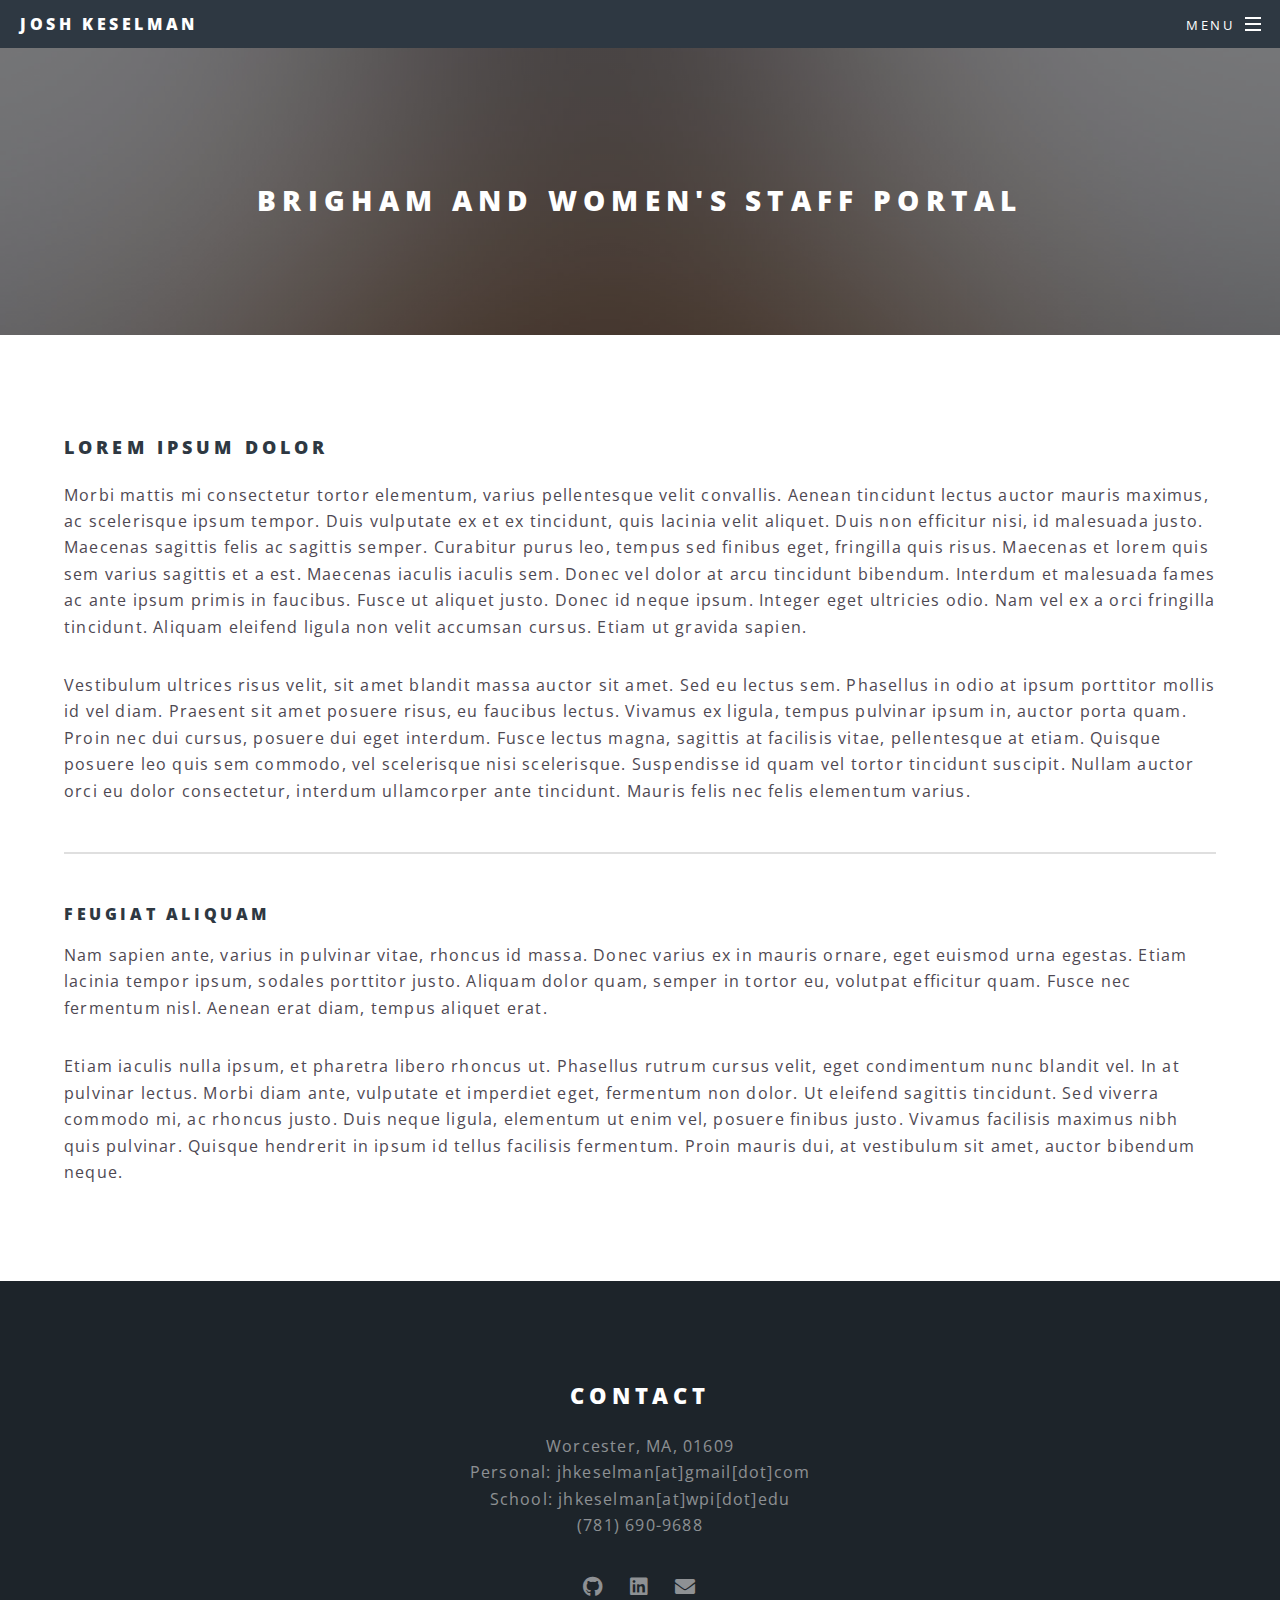
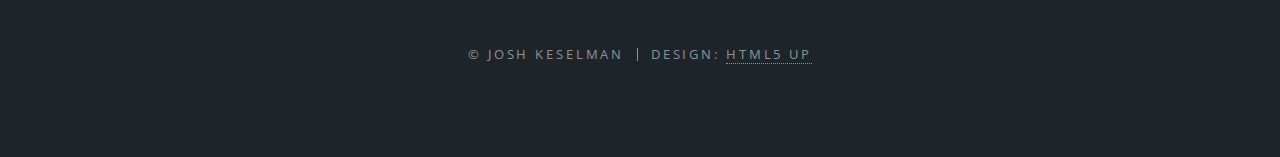
<file: softeng.html>
<!DOCTYPE HTML>
<!--
	Spectral by HTML5 UP
	html5up.net | @ajlkn
	Free for personal and commercial use under the CCA 3.0 license (html5up.net/license)
-->
<html>
	<head>
		<title>Brigham and Women's Staff Portal</title>
		<meta charset="utf-8" />
		<meta name="viewport" content="width=device-width, initial-scale=1, user-scalable=no" />
		<link rel="stylesheet" href="assets/css/main.css" />
		<noscript><link rel="stylesheet" href="assets/css/noscript.css" /></noscript>
	</head>
	<body class="is-preload">

		<!-- Page Wrapper -->
			<div id="page-wrapper">

				<!-- Header -->
					<header id="header">
						<h1><a href="index.html">Josh Keselman</a></h1>
						<nav id="nav">
							<ul>
								<li class="special">
									<a href="#menu" class="menuToggle"><span>Menu</span></a>
									<div id="menu">
										<ul>
											<li><a href="index.html">Home</a></li>
											<li><a href="aboutme.html">About Me</a></li>
											<li><a href="work.html">Work</a></li>
											<li><a href="projects.html">Projects</a></li>
										</ul>
									</div>
								</li>
							</ul>
						</nav>
					</header>

				<!-- Main -->
					<article id="main">
						<header>
							<h2>Brigham and Women's Staff Portal</h2>
						</header>
						<section class="wrapper style5">
							<div class="inner">

								<h3>Lorem ipsum dolor</h3>
								<p>Morbi mattis mi consectetur tortor elementum, varius pellentesque velit convallis. Aenean tincidunt lectus auctor mauris maximus, ac scelerisque ipsum tempor. Duis vulputate ex et ex tincidunt, quis lacinia velit aliquet. Duis non efficitur nisi, id malesuada justo. Maecenas sagittis felis ac sagittis semper. Curabitur purus leo, tempus sed finibus eget, fringilla quis risus. Maecenas et lorem quis sem varius sagittis et a est. Maecenas iaculis iaculis sem. Donec vel dolor at arcu tincidunt bibendum. Interdum et malesuada fames ac ante ipsum primis in faucibus. Fusce ut aliquet justo. Donec id neque ipsum. Integer eget ultricies odio. Nam vel ex a orci fringilla tincidunt. Aliquam eleifend ligula non velit accumsan cursus. Etiam ut gravida sapien.</p>

								<p>Vestibulum ultrices risus velit, sit amet blandit massa auctor sit amet. Sed eu lectus sem. Phasellus in odio at ipsum porttitor mollis id vel diam. Praesent sit amet posuere risus, eu faucibus lectus. Vivamus ex ligula, tempus pulvinar ipsum in, auctor porta quam. Proin nec dui cursus, posuere dui eget interdum. Fusce lectus magna, sagittis at facilisis vitae, pellentesque at etiam. Quisque posuere leo quis sem commodo, vel scelerisque nisi scelerisque. Suspendisse id quam vel tortor tincidunt suscipit. Nullam auctor orci eu dolor consectetur, interdum ullamcorper ante tincidunt. Mauris felis nec felis elementum varius.</p>

								<hr />

								<h4>Feugiat aliquam</h4>
								<p>Nam sapien ante, varius in pulvinar vitae, rhoncus id massa. Donec varius ex in mauris ornare, eget euismod urna egestas. Etiam lacinia tempor ipsum, sodales porttitor justo. Aliquam dolor quam, semper in tortor eu, volutpat efficitur quam. Fusce nec fermentum nisl. Aenean erat diam, tempus aliquet erat.</p>

								<p>Etiam iaculis nulla ipsum, et pharetra libero rhoncus ut. Phasellus rutrum cursus velit, eget condimentum nunc blandit vel. In at pulvinar lectus. Morbi diam ante, vulputate et imperdiet eget, fermentum non dolor. Ut eleifend sagittis tincidunt. Sed viverra commodo mi, ac rhoncus justo. Duis neque ligula, elementum ut enim vel, posuere finibus justo. Vivamus facilisis maximus nibh quis pulvinar. Quisque hendrerit in ipsum id tellus facilisis fermentum. Proin mauris dui, at vestibulum sit amet, auctor bibendum neque.</p>

							</div>
						</section>
					</article>

				<!-- Footer -->
					<footer id="footer">
						<header>
							<h2>Contact</h2>
							<p>Worcester, MA, 01609<br />
								Personal: jhkeselman[at]gmail[dot]com<br />
								School: jhkeselman[at]wpi[dot]edu<br />(781) 690-9688</p>
						</header>
						<ul class="icons">
							<li><a href=https://github.com/jhkeselman target="_blank" class="icon brands fa-github"><span class="label">Github</span></a></li>
							<li><a href=https://www.linkedin.com/in/josh-keselman/ target="_blank" class="icon brands fa-linkedin"><span class="label">LinkedIn</span></a></li>
							<li><a href="mailto: jhkeselman@gmail.com" class="icon solid fa-envelope"><span class="label">Email</span></a></li>
						</ul>
						<ul class="copyright">
							<li>&copy; Josh Keselman</li><li>Design: <a href="http://html5up.net">HTML5 UP</a></li>
						</ul>
					</footer>

			</div>

		<!-- Scripts -->
			<script src="assets/js/jquery.min.js"></script>
			<script src="assets/js/jquery.scrollex.min.js"></script>
			<script src="assets/js/jquery.scrolly.min.js"></script>
			<script src="assets/js/browser.min.js"></script>
			<script src="assets/js/breakpoints.min.js"></script>
			<script src="assets/js/util.js"></script>
			<script src="assets/js/main.js"></script>

	</body>
</html>
</file>
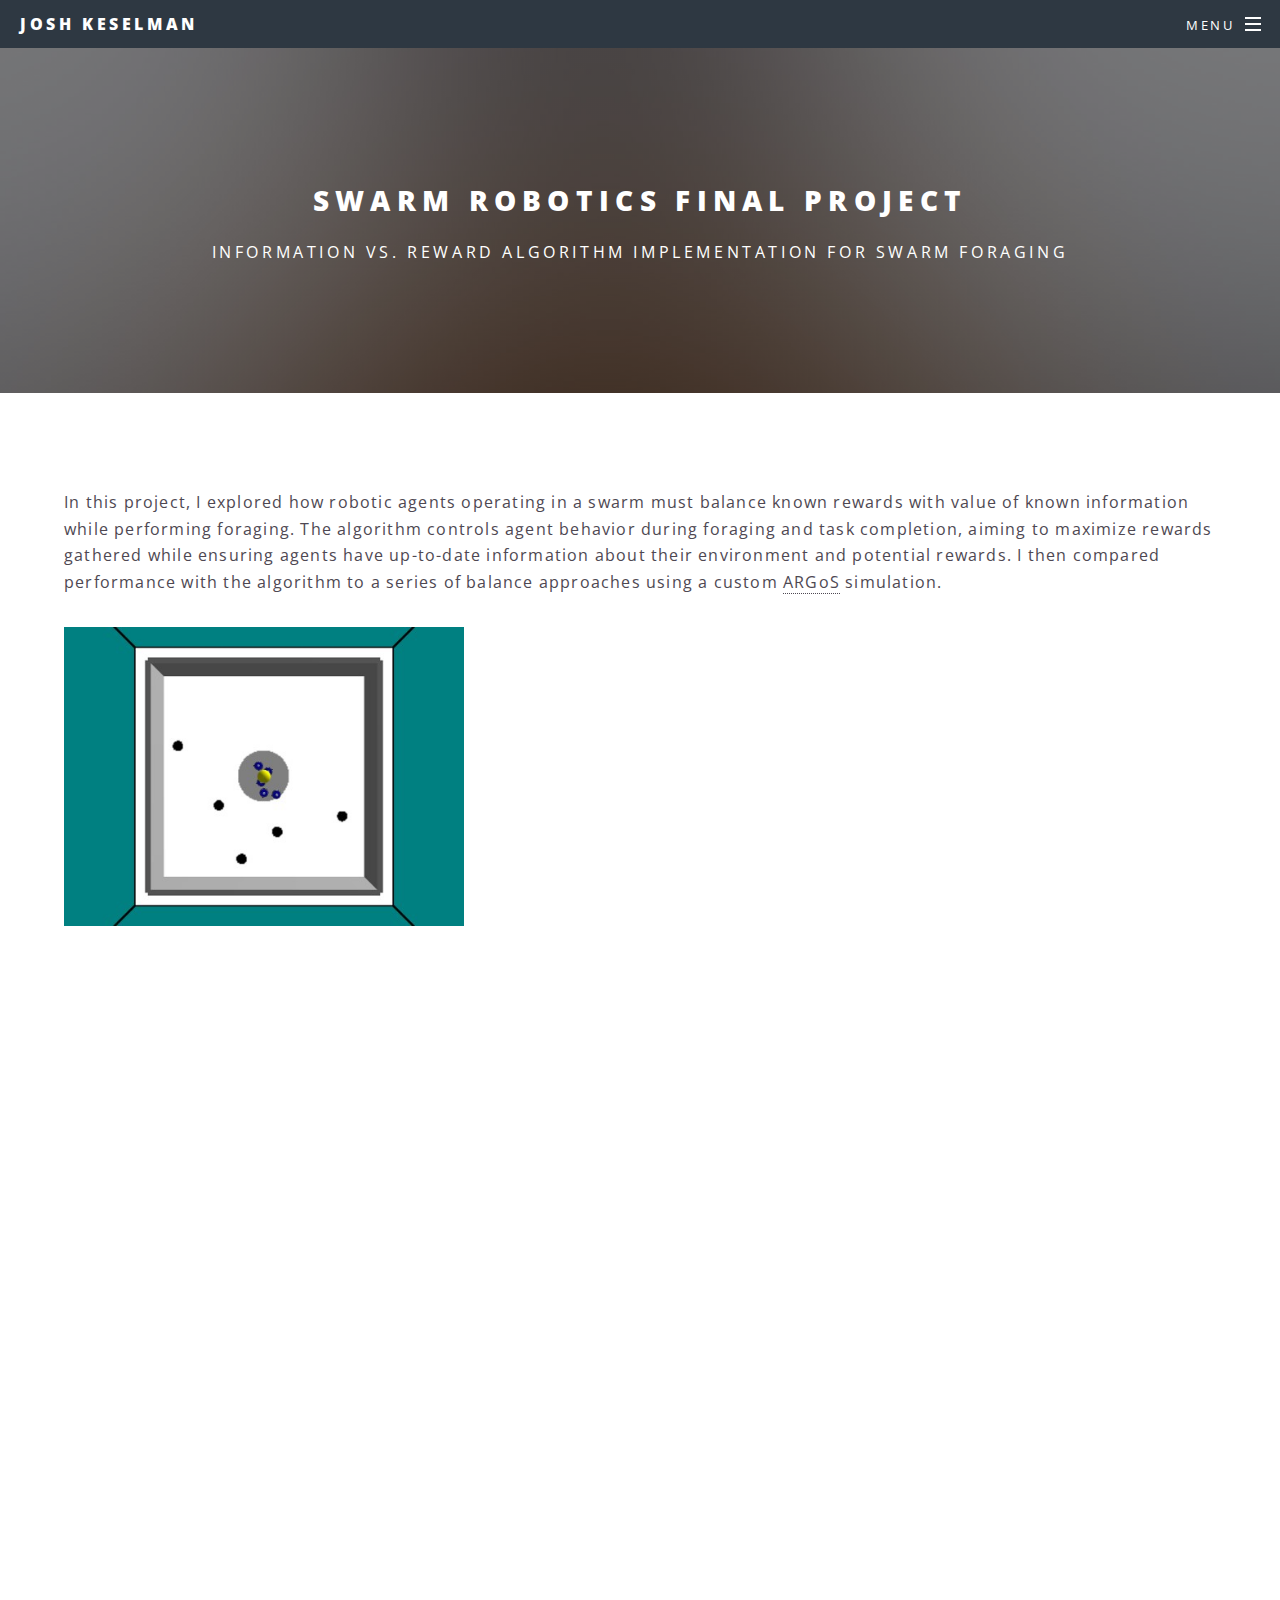
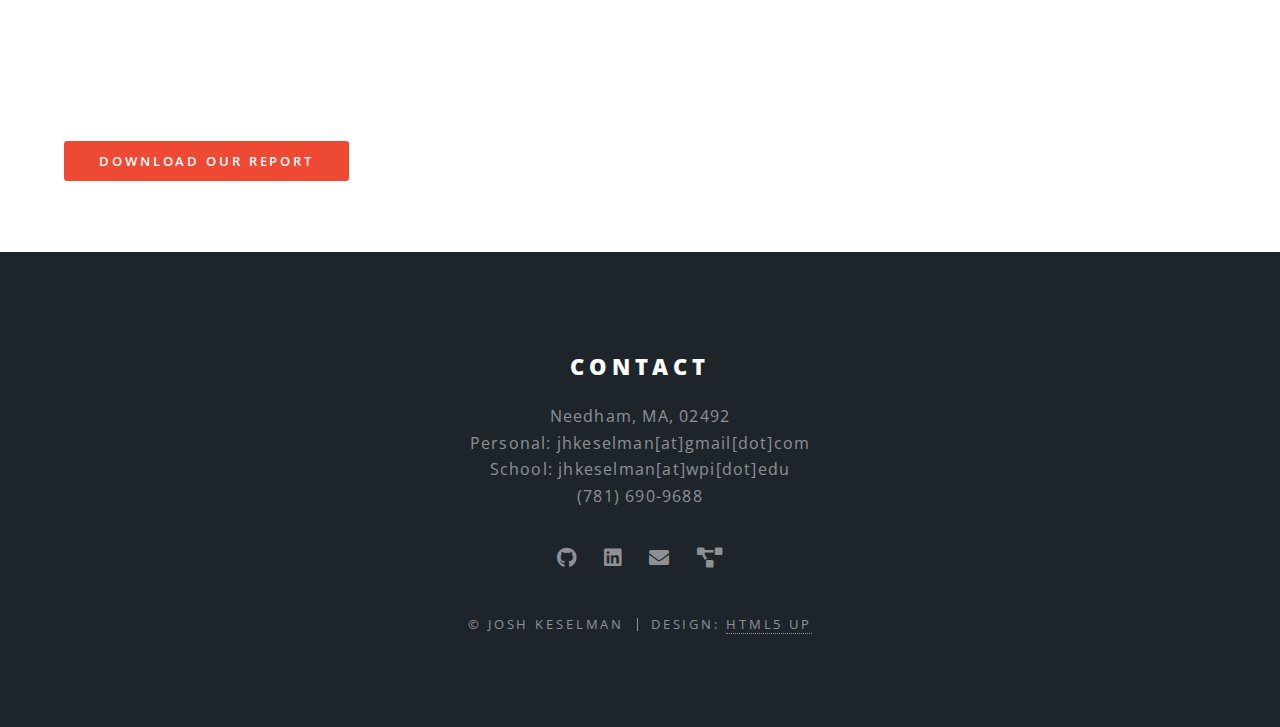
<file: swarm.html>
<!DOCTYPE HTML>
<!--
	Spectral by HTML5 UP
	html5up.net | @ajlkn
	Free for personal and commercial use under the CCA 3.0 license (html5up.net/license)
-->
<html>
	<head>
		<title>Generic - Spectral by HTML5 UP</title>
		<meta charset="utf-8" />
		<meta name="viewport" content="width=device-width, initial-scale=1, user-scalable=no" />
		<link rel="stylesheet" href="assets/css/main.css" />
		<noscript><link rel="stylesheet" href="assets/css/noscript.css" /></noscript>
	</head>
	<body class="is-preload">

		<!-- Page Wrapper -->
			<div id="page-wrapper">

				<!-- Header -->
					<header id="header">
						<h1><a href="index.html">Josh Keselman</a></h1>
						<nav id="nav">
							<ul>
								<li class="special">
									<a href="#menu" class="menuToggle"><span>Menu</span></a>
									<div id="menu">
										<ul>
											<li><a href="index.html">Home</a></li>
											<li><a href="aboutme.html">About Me</a></li>
											<li><a href="work.html">Work</a></li>
											<li><a href="projects.html">Projects</a></li>
										</ul>
									</div>
								</li>
							</ul>
						</nav>
					</header>

				<!-- Main -->
					<article id="main">
						<header>
							<h2>Swarm Robotics Final Project</h2>
							<p>Information vs. Reward Algorithm Implementation For Swarm Foraging</p>
						</header>
						<section class="wrapper style5">
							<div class="inner">
								<p>In this project, I explored how robotic agents operating in a swarm must balance known rewards with value of known information while performing foraging. The algorithm controls agent behavior during foraging and task completion, aiming to maximize rewards gathered while ensuring agents have up-to-date information about their environment and potential rewards. I then compared performance with the algorithm to a series of balance approaches using a custom <a href="https://www.argos-sim.info/">ARGoS</a> simulation.</p>
								<img src="images/swarmsetup.jpg" width="400px" alt="Experimental Setup">
								<iframe src="https://drive.google.com/file/d/1V-nQchTz6UGo--3Or-SLZvryo1149k27/preview" width="100%" height="800" allow="autoplay"></iframe>
								<a href="https://drive.google.com/uc?export=download&id=1V-nQchTz6UGo--3Or-SLZvryo1149k27" class="button primary small" download>Download our report</a>
							</div>
						</section>
					</article>

				<!-- Footer -->
					<footer id="footer">
						<header>
							<h2>Contact</h2>
							<p>Needham, MA, 02492<br />
							Personal: jhkeselman[at]gmail[dot]com<br />
							School: jhkeselman[at]wpi[dot]edu<br />(781) 690-9688</p>
						</header>
						<ul class="icons">
							<li><a href=https://github.com/jhkeselman target="_blank" class="icon brands fa-github"><span class="label">Github</span></a></li>
							<li><a href=https://www.linkedin.com/in/josh-keselman/ target="_blank" class="icon brands fa-linkedin"><span class="label">LinkedIn</span></a></li>
							<li><a href="mailto: jhkeselman@gmail.com" class="icon solid fa-envelope"><span class="label">Email</span></a></li>
							<li><a href=https://docs.google.com/document/d/1rzuc6eJGkbE1H7ZjzeGleO7w1U3SDBs2OeDgv4zPTEQ/edit?usp=sharing target="_blank" class="icon solid fa-project-diagram"><span class="label">Resume</span></a></li>
						</ul>
						<ul class="copyright">
							<li>&copy; Josh Keselman</li><li>Design: <a href="http://html5up.net">HTML5 UP</a></li>
						</ul>
					</footer>

			</div>

		<!-- Scripts -->
			<script src="assets/js/jquery.min.js"></script>
			<script src="assets/js/jquery.scrollex.min.js"></script>
			<script src="assets/js/jquery.scrolly.min.js"></script>
			<script src="assets/js/browser.min.js"></script>
			<script src="assets/js/breakpoints.min.js"></script>
			<script src="assets/js/util.js"></script>
			<script src="assets/js/main.js"></script>

	</body>
</html>
</file>
<file: assets/css/noscript.css>
/*
	Spectral by HTML5 UP
	html5up.net | @ajlkn
	Free for personal and commercial use under the CCA 3.0 license (html5up.net/license)
*/

/* Banner */

	body.is-preload #banner h2 {
		-moz-transform: none;
		-webkit-transform: none;
		-ms-transform: none;
		transform: none;
		opacity: 1;
	}

		body.is-preload #banner h2:before, body.is-preload #banner h2:after {
			width: 100%;
		}

	body.is-preload #banner .more {
		-moz-transform: none;
		-webkit-transform: none;
		-ms-transform: none;
		transform: none;
		opacity: 1;
	}

	body.is-preload #banner:after {
		opacity: 0;
	}
</file>
<file: assets/css/main.css>
@import url(fontawesome-all.min.css);
@import url("https://fonts.googleapis.com/css?family=Open+Sans:400,400italic,600,600italic,800,800italic");

/*
	Spectral by HTML5 UP
	html5up.net | @ajlkn
	Free for personal and commercial use under the CCA 3.0 license (html5up.net/license)
*/

html, body, div, span, applet, object,
iframe, h1, h2, h3, h4, h5, h6, p, blockquote,
pre, a, abbr, acronym, address, big, cite,
code, del, dfn, em, img, ins, kbd, q, s, samp,
small, strike, strong, sub, sup, tt, var, b,
u, i, center, dl, dt, dd, ol, ul, li, fieldset,
form, label, legend, table, caption, tbody,
tfoot, thead, tr, th, td, article, aside,
canvas, details, embed, figure, figcaption,
footer, header, hgroup, menu, nav, output, ruby,
section, summary, time, mark, audio, video {
	margin: 0;
	padding: 0;
	border: 0;
	font-size: 100%;
	font: inherit;
	vertical-align: baseline;}

article, aside, details, figcaption, figure,
footer, header, hgroup, menu, nav, section {
	display: block;}

body {
	line-height: 1;
}

ol, ul {
	list-style: none;
}

blockquote, q {
	quotes: none;
}

	blockquote:before, blockquote:after, q:before, q:after {
		content: '';
		content: none;
	}

table {
	border-collapse: collapse;
	border-spacing: 0;
}

body {
	-webkit-text-size-adjust: none;
}

mark {
	background-color: transparent;
	color: inherit;
}

input::-moz-focus-inner {
	border: 0;
	padding: 0;
}

input, select, textarea {
	-moz-appearance: none;
	-webkit-appearance: none;
	-ms-appearance: none;
	appearance: none;
}

/* Basic */

	@-ms-viewport {
		width: device-width;
	}

	html {
		box-sizing: border-box;
	}

	*, *:before, *:after {
		box-sizing: inherit;
	}

	body {
		background: #2e3842;
	}

		body.is-preload *, body.is-preload *:before, body.is-preload *:after {
			-moz-animation: none !important;
			-webkit-animation: none !important;
			-ms-animation: none !important;
			animation: none !important;
			-moz-transition: none !important;
			-webkit-transition: none !important;
			-ms-transition: none !important;
			transition: none !important;
		}

	body, input, select, textarea {
		color: #fff;
		font-family: "Open Sans", Helvetica, sans-serif;
		font-size: 15pt;
		font-weight: 400;
		letter-spacing: 0.075em;
		line-height: 1.65em;
	}

		@media screen and (max-width: 1680px) {

			body, input, select, textarea {
				font-size: 13pt;
			}

		}

		@media screen and (max-width: 1280px) {

			body, input, select, textarea {
				font-size: 12pt;
			}

		}

		@media screen and (max-width: 736px) {

			body, input, select, textarea {
				font-size: 11pt;
				letter-spacing: 0.0375em;
			}

		}

	a {
		-moz-transition: color 0.2s ease, border-bottom-color 0.2s ease;
		-webkit-transition: color 0.2s ease, border-bottom-color 0.2s ease;
		-ms-transition: color 0.2s ease, border-bottom-color 0.2s ease;
		transition: color 0.2s ease, border-bottom-color 0.2s ease;
		border-bottom: dotted 1px;
		color: inherit;
		text-decoration: none;
	}

		a:hover {
			border-bottom-color: transparent;
		}

	strong, b {
		color: #fff;
		font-weight: 600;
	}

	em, i {
		font-style: italic;
	}

	p {
		margin: 0 0 2em 0;
	}

	h1, h2, h3, h4, h5, h6 {
		color: #fff;
		font-weight: 800;
		letter-spacing: 0.225em;
		line-height: 1em;
		margin: 0 0 1em 0;
		text-transform: uppercase;
	}

		h1 a, h2 a, h3 a, h4 a, h5 a, h6 a {
			color: inherit;
			text-decoration: none;
		}

	h2 {
		font-size: 1.35em;
		line-height: 1.75em;
	}

		@media screen and (max-width: 736px) {

			h2 {
				font-size: 1.1em;
				line-height: 1.65em;
			}

		}

	h3 {
		font-size: 1.15em;
		line-height: 1.75em;
	}

		@media screen and (max-width: 736px) {

			h3 {
				font-size: 1em;
				line-height: 1.65em;
			}

		}

	h4 {
		font-size: 1em;
		line-height: 1.5em;
	}

	h5 {
		font-size: 0.8em;
		line-height: 1.5em;
	}

	h6 {
		font-size: 0.7em;
		line-height: 1.5em;
	}

	sub {
		font-size: 0.8em;
		position: relative;
		top: 0.5em;
	}

	sup {
		font-size: 0.8em;
		position: relative;
		top: -0.5em;
	}

	hr {
		border: 0;
		border-bottom: solid 2px #fff;
		margin: 3em 0;
	}

		hr.major {
			margin: 4.5em 0;
		}

	blockquote {
		border-left: solid 4px #fff;
		font-style: italic;
		margin: 0 0 2em 0;
		padding: 0.5em 0 0.5em 2em;
	}

	code {
		background: rgba(144, 144, 144, 0.25);
		border-radius: 3px;
		font-family: "Courier New", monospace;
		font-size: 0.9em;
		letter-spacing: 0;
		margin: 0 0.25em;
		padding: 0.25em 0.65em;
	}

	pre {
		-webkit-overflow-scrolling: touch;
		font-family: "Courier New", monospace;
		font-size: 0.9em;
		margin: 0 0 2em 0;
	}

		pre code {
			display: block;
			line-height: 1.75em;
			padding: 1em 1.5em;
			overflow-x: auto;
		}

	.align-left {
		text-align: left;
	}

	.align-center {
		text-align: center;
	}

	.align-right {
		text-align: right;
	}

/* Row */

	.row {
		display: flex;
		flex-wrap: wrap;
		box-sizing: border-box;
		align-items: stretch;
	}

		.row > * {
			box-sizing: border-box;
		}

		.row.gtr-uniform > * > :last-child {
			margin-bottom: 0;
		}

		.row.aln-left {
			justify-content: flex-start;
		}

		.row.aln-center {
			justify-content: center;
		}

		.row.aln-right {
			justify-content: flex-end;
		}

		.row.aln-top {
			align-items: flex-start;
		}

		.row.aln-middle {
			align-items: center;
		}

		.row.aln-bottom {
			align-items: flex-end;
		}

		.row > .imp {
			order: -1;
		}

		.row > .col-1 {
			width: 8.33333%;
		}

		.row > .off-1 {
			margin-left: 8.33333%;
		}

		.row > .col-2 {
			width: 16.66667%;
		}

		.row > .off-2 {
			margin-left: 16.66667%;
		}

		.row > .col-3 {
			width: 25%;
		}

		.row > .off-3 {
			margin-left: 25%;
		}

		.row > .col-4 {
			width: 33.33333%;
		}

		.row > .off-4 {
			margin-left: 33.33333%;
		}

		.row > .col-5 {
			width: 41.66667%;
		}

		.row > .off-5 {
			margin-left: 41.66667%;
		}

		.row > .col-6 {
			width: 50%;
		}

		.row > .off-6 {
			margin-left: 50%;
		}

		.row > .col-7 {
			width: 58.33333%;
		}

		.row > .off-7 {
			margin-left: 58.33333%;
		}

		.row > .col-8 {
			width: 66.66667%;
		}

		.row > .off-8 {
			margin-left: 66.66667%;
		}

		.row > .col-9 {
			width: 75%;
		}

		.row > .off-9 {
			margin-left: 75%;
		}

		.row > .col-10 {
			width: 83.33333%;
		}

		.row > .off-10 {
			margin-left: 83.33333%;
		}

		.row > .col-11 {
			width: 91.66667%;
		}

		.row > .off-11 {
			margin-left: 91.66667%;
		}

		.row > .col-12 {
			width: 100%;
		}

		.row > .off-12 {
			margin-left: 100%;
		}

		.row.gtr-0 {
			margin-top: 0;
			margin-left: 0em;
		}

			.row.gtr-0 > * {
				padding: 0 0 0 0em;
			}

			.row.gtr-0.gtr-uniform {
				margin-top: 0em;
			}

				.row.gtr-0.gtr-uniform > * {
					padding-top: 0em;
				}

		.row.gtr-25 {
			margin-top: 0;
			margin-left: -0.375em;
		}

			.row.gtr-25 > * {
				padding: 0 0 0 0.375em;
			}

			.row.gtr-25.gtr-uniform {
				margin-top: -0.375em;
			}

				.row.gtr-25.gtr-uniform > * {
					padding-top: 0.375em;
				}

		.row.gtr-50 {
			margin-top: 0;
			margin-left: -0.75em;
		}

			.row.gtr-50 > * {
				padding: 0 0 0 0.75em;
			}

			.row.gtr-50.gtr-uniform {
				margin-top: -0.75em;
			}

				.row.gtr-50.gtr-uniform > * {
					padding-top: 0.75em;
				}

		.row {
			margin-top: 0;
			margin-left: -1.5em;
		}

			.row > * {
				padding: 0 0 0 1.5em;
			}

			.row.gtr-uniform {
				margin-top: -1.5em;
			}

				.row.gtr-uniform > * {
					padding-top: 1.5em;
				}

		.row.gtr-150 {
			margin-top: 0;
			margin-left: -2.25em;
		}

			.row.gtr-150 > * {
				padding: 0 0 0 2.25em;
			}

			.row.gtr-150.gtr-uniform {
				margin-top: -2.25em;
			}

				.row.gtr-150.gtr-uniform > * {
					padding-top: 2.25em;
				}

		.row.gtr-200 {
			margin-top: 0;
			margin-left: -3em;
		}

			.row.gtr-200 > * {
				padding: 0 0 0 3em;
			}

			.row.gtr-200.gtr-uniform {
				margin-top: -3em;
			}

				.row.gtr-200.gtr-uniform > * {
					padding-top: 3em;
				}

		@media screen and (max-width: 1680px) {

			.row {
				display: flex;
				flex-wrap: wrap;
				box-sizing: border-box;
				align-items: stretch;
			}

				.row > * {
					box-sizing: border-box;
				}

				.row.gtr-uniform > * > :last-child {
					margin-bottom: 0;
				}

				.row.aln-left {
					justify-content: flex-start;
				}

				.row.aln-center {
					justify-content: center;
				}

				.row.aln-right {
					justify-content: flex-end;
				}

				.row.aln-top {
					align-items: flex-start;
				}

				.row.aln-middle {
					align-items: center;
				}

				.row.aln-bottom {
					align-items: flex-end;
				}

				.row > .imp-xlarge {
					order: -1;
				}

				.row > .col-1-xlarge {
					width: 8.33333%;
				}

				.row > .off-1-xlarge {
					margin-left: 8.33333%;
				}

				.row > .col-2-xlarge {
					width: 16.66667%;
				}

				.row > .off-2-xlarge {
					margin-left: 16.66667%;
				}

				.row > .col-3-xlarge {
					width: 25%;
				}

				.row > .off-3-xlarge {
					margin-left: 25%;
				}

				.row > .col-4-xlarge {
					width: 33.33333%;
				}

				.row > .off-4-xlarge {
					margin-left: 33.33333%;
				}

				.row > .col-5-xlarge {
					width: 41.66667%;
				}

				.row > .off-5-xlarge {
					margin-left: 41.66667%;
				}

				.row > .col-6-xlarge {
					width: 50%;
				}

				.row > .off-6-xlarge {
					margin-left: 50%;
				}

				.row > .col-7-xlarge {
					width: 58.33333%;
				}

				.row > .off-7-xlarge {
					margin-left: 58.33333%;
				}

				.row > .col-8-xlarge {
					width: 66.66667%;
				}

				.row > .off-8-xlarge {
					margin-left: 66.66667%;
				}

				.row > .col-9-xlarge {
					width: 75%;
				}

				.row > .off-9-xlarge {
					margin-left: 75%;
				}

				.row > .col-10-xlarge {
					width: 83.33333%;
				}

				.row > .off-10-xlarge {
					margin-left: 83.33333%;
				}

				.row > .col-11-xlarge {
					width: 91.66667%;
				}

				.row > .off-11-xlarge {
					margin-left: 91.66667%;
				}

				.row > .col-12-xlarge {
					width: 100%;
				}

				.row > .off-12-xlarge {
					margin-left: 100%;
				}

				.row.gtr-0 {
					margin-top: 0;
					margin-left: 0em;
				}

					.row.gtr-0 > * {
						padding: 0 0 0 0em;
					}

					.row.gtr-0.gtr-uniform {
						margin-top: 0em;
					}

						.row.gtr-0.gtr-uniform > * {
							padding-top: 0em;
						}

				.row.gtr-25 {
					margin-top: 0;
					margin-left: -0.375em;
				}

					.row.gtr-25 > * {
						padding: 0 0 0 0.375em;
					}

					.row.gtr-25.gtr-uniform {
						margin-top: -0.375em;
					}

						.row.gtr-25.gtr-uniform > * {
							padding-top: 0.375em;
						}

				.row.gtr-50 {
					margin-top: 0;
					margin-left: -0.75em;
				}

					.row.gtr-50 > * {
						padding: 0 0 0 0.75em;
					}

					.row.gtr-50.gtr-uniform {
						margin-top: -0.75em;
					}

						.row.gtr-50.gtr-uniform > * {
							padding-top: 0.75em;
						}

				.row {
					margin-top: 0;
					margin-left: -1.5em;
				}

					.row > * {
						padding: 0 0 0 1.5em;
					}

					.row.gtr-uniform {
						margin-top: -1.5em;
					}

						.row.gtr-uniform > * {
							padding-top: 1.5em;
						}

				.row.gtr-150 {
					margin-top: 0;
					margin-left: -2.25em;
				}

					.row.gtr-150 > * {
						padding: 0 0 0 2.25em;
					}

					.row.gtr-150.gtr-uniform {
						margin-top: -2.25em;
					}

						.row.gtr-150.gtr-uniform > * {
							padding-top: 2.25em;
						}

				.row.gtr-200 {
					margin-top: 0;
					margin-left: -3em;
				}

					.row.gtr-200 > * {
						padding: 0 0 0 3em;
					}

					.row.gtr-200.gtr-uniform {
						margin-top: -3em;
					}

						.row.gtr-200.gtr-uniform > * {
							padding-top: 3em;
						}

		}

		@media screen and (max-width: 1280px) {

			.row {
				display: flex;
				flex-wrap: wrap;
				box-sizing: border-box;
				align-items: stretch;
			}

				.row > * {
					box-sizing: border-box;
				}

				.row.gtr-uniform > * > :last-child {
					margin-bottom: 0;
				}

				.row.aln-left {
					justify-content: flex-start;
				}

				.row.aln-center {
					justify-content: center;
				}

				.row.aln-right {
					justify-content: flex-end;
				}

				.row.aln-top {
					align-items: flex-start;
				}

				.row.aln-middle {
					align-items: center;
				}

				.row.aln-bottom {
					align-items: flex-end;
				}

				.row > .imp-large {
					order: -1;
				}

				.row > .col-1-large {
					width: 8.33333%;
				}

				.row > .off-1-large {
					margin-left: 8.33333%;
				}

				.row > .col-2-large {
					width: 16.66667%;
				}

				.row > .off-2-large {
					margin-left: 16.66667%;
				}

				.row > .col-3-large {
					width: 25%;
				}

				.row > .off-3-large {
					margin-left: 25%;
				}

				.row > .col-4-large {
					width: 33.33333%;
				}

				.row > .off-4-large {
					margin-left: 33.33333%;
				}

				.row > .col-5-large {
					width: 41.66667%;
				}

				.row > .off-5-large {
					margin-left: 41.66667%;
				}

				.row > .col-6-large {
					width: 50%;
				}

				.row > .off-6-large {
					margin-left: 50%;
				}

				.row > .col-7-large {
					width: 58.33333%;
				}

				.row > .off-7-large {
					margin-left: 58.33333%;
				}

				.row > .col-8-large {
					width: 66.66667%;
				}

				.row > .off-8-large {
					margin-left: 66.66667%;
				}

				.row > .col-9-large {
					width: 75%;
				}

				.row > .off-9-large {
					margin-left: 75%;
				}

				.row > .col-10-large {
					width: 83.33333%;
				}

				.row > .off-10-large {
					margin-left: 83.33333%;
				}

				.row > .col-11-large {
					width: 91.66667%;
				}

				.row > .off-11-large {
					margin-left: 91.66667%;
				}

				.row > .col-12-large {
					width: 100%;
				}

				.row > .off-12-large {
					margin-left: 100%;
				}

				.row.gtr-0 {
					margin-top: 0;
					margin-left: 0em;
				}

					.row.gtr-0 > * {
						padding: 0 0 0 0em;
					}

					.row.gtr-0.gtr-uniform {
						margin-top: 0em;
					}

						.row.gtr-0.gtr-uniform > * {
							padding-top: 0em;
						}

				.row.gtr-25 {
					margin-top: 0;
					margin-left: -0.375em;
				}

					.row.gtr-25 > * {
						padding: 0 0 0 0.375em;
					}

					.row.gtr-25.gtr-uniform {
						margin-top: -0.375em;
					}

						.row.gtr-25.gtr-uniform > * {
							padding-top: 0.375em;
						}

				.row.gtr-50 {
					margin-top: 0;
					margin-left: -0.75em;
				}

					.row.gtr-50 > * {
						padding: 0 0 0 0.75em;
					}

					.row.gtr-50.gtr-uniform {
						margin-top: -0.75em;
					}

						.row.gtr-50.gtr-uniform > * {
							padding-top: 0.75em;
						}

				.row {
					margin-top: 0;
					margin-left: -1.5em;
				}

					.row > * {
						padding: 0 0 0 1.5em;
					}

					.row.gtr-uniform {
						margin-top: -1.5em;
					}

						.row.gtr-uniform > * {
							padding-top: 1.5em;
						}

				.row.gtr-150 {
					margin-top: 0;
					margin-left: -2.25em;
				}

					.row.gtr-150 > * {
						padding: 0 0 0 2.25em;
					}

					.row.gtr-150.gtr-uniform {
						margin-top: -2.25em;
					}

						.row.gtr-150.gtr-uniform > * {
							padding-top: 2.25em;
						}

				.row.gtr-200 {
					margin-top: 0;
					margin-left: -3em;
				}

					.row.gtr-200 > * {
						padding: 0 0 0 3em;
					}

					.row.gtr-200.gtr-uniform {
						margin-top: -3em;
					}

						.row.gtr-200.gtr-uniform > * {
							padding-top: 3em;
						}

		}

		@media screen and (max-width: 980px) {

			.row {
				display: flex;
				flex-wrap: wrap;
				box-sizing: border-box;
				align-items: stretch;
			}

				.row > * {
					box-sizing: border-box;
				}

				.row.gtr-uniform > * > :last-child {
					margin-bottom: 0;
				}

				.row.aln-left {
					justify-content: flex-start;
				}

				.row.aln-center {
					justify-content: center;
				}

				.row.aln-right {
					justify-content: flex-end;
				}

				.row.aln-top {
					align-items: flex-start;
				}

				.row.aln-middle {
					align-items: center;
				}

				.row.aln-bottom {
					align-items: flex-end;
				}

				.row > .imp-medium {
					order: -1;
				}

				.row > .col-1-medium {
					width: 8.33333%;
				}

				.row > .off-1-medium {
					margin-left: 8.33333%;
				}

				.row > .col-2-medium {
					width: 16.66667%;
				}

				.row > .off-2-medium {
					margin-left: 16.66667%;
				}

				.row > .col-3-medium {
					width: 25%;
				}

				.row > .off-3-medium {
					margin-left: 25%;
				}

				.row > .col-4-medium {
					width: 33.33333%;
				}

				.row > .off-4-medium {
					margin-left: 33.33333%;
				}

				.row > .col-5-medium {
					width: 41.66667%;
				}

				.row > .off-5-medium {
					margin-left: 41.66667%;
				}

				.row > .col-6-medium {
					width: 50%;
				}

				.row > .off-6-medium {
					margin-left: 50%;
				}

				.row > .col-7-medium {
					width: 58.33333%;
				}

				.row > .off-7-medium {
					margin-left: 58.33333%;
				}

				.row > .col-8-medium {
					width: 66.66667%;
				}

				.row > .off-8-medium {
					margin-left: 66.66667%;
				}

				.row > .col-9-medium {
					width: 75%;
				}

				.row > .off-9-medium {
					margin-left: 75%;
				}

				.row > .col-10-medium {
					width: 83.33333%;
				}

				.row > .off-10-medium {
					margin-left: 83.33333%;
				}

				.row > .col-11-medium {
					width: 91.66667%;
				}

				.row > .off-11-medium {
					margin-left: 91.66667%;
				}

				.row > .col-12-medium {
					width: 100%;
				}

				.row > .off-12-medium {
					margin-left: 100%;
				}

				.row.gtr-0 {
					margin-top: 0;
					margin-left: 0em;
				}

					.row.gtr-0 > * {
						padding: 0 0 0 0em;
					}

					.row.gtr-0.gtr-uniform {
						margin-top: 0em;
					}

						.row.gtr-0.gtr-uniform > * {
							padding-top: 0em;
						}

				.row.gtr-25 {
					margin-top: 0;
					margin-left: -0.375em;
				}

					.row.gtr-25 > * {
						padding: 0 0 0 0.375em;
					}

					.row.gtr-25.gtr-uniform {
						margin-top: -0.375em;
					}

						.row.gtr-25.gtr-uniform > * {
							padding-top: 0.375em;
						}

				.row.gtr-50 {
					margin-top: 0;
					margin-left: -0.75em;
				}

					.row.gtr-50 > * {
						padding: 0 0 0 0.75em;
					}

					.row.gtr-50.gtr-uniform {
						margin-top: -0.75em;
					}

						.row.gtr-50.gtr-uniform > * {
							padding-top: 0.75em;
						}

				.row {
					margin-top: 0;
					margin-left: -1.5em;
				}

					.row > * {
						padding: 0 0 0 1.5em;
					}

					.row.gtr-uniform {
						margin-top: -1.5em;
					}

						.row.gtr-uniform > * {
							padding-top: 1.5em;
						}

				.row.gtr-150 {
					margin-top: 0;
					margin-left: -2.25em;
				}

					.row.gtr-150 > * {
						padding: 0 0 0 2.25em;
					}

					.row.gtr-150.gtr-uniform {
						margin-top: -2.25em;
					}

						.row.gtr-150.gtr-uniform > * {
							padding-top: 2.25em;
						}

				.row.gtr-200 {
					margin-top: 0;
					margin-left: -3em;
				}

					.row.gtr-200 > * {
						padding: 0 0 0 3em;
					}

					.row.gtr-200.gtr-uniform {
						margin-top: -3em;
					}

						.row.gtr-200.gtr-uniform > * {
							padding-top: 3em;
						}

		}

		@media screen and (max-width: 736px) {

			.row {
				display: flex;
				flex-wrap: wrap;
				box-sizing: border-box;
				align-items: stretch;
			}

				.row > * {
					box-sizing: border-box;
				}

				.row.gtr-uniform > * > :last-child {
					margin-bottom: 0;
				}

				.row.aln-left {
					justify-content: flex-start;
				}

				.row.aln-center {
					justify-content: center;
				}

				.row.aln-right {
					justify-content: flex-end;
				}

				.row.aln-top {
					align-items: flex-start;
				}

				.row.aln-middle {
					align-items: center;
				}

				.row.aln-bottom {
					align-items: flex-end;
				}

				.row > .imp-small {
					order: -1;
				}

				.row > .col-1-small {
					width: 8.33333%;
				}

				.row > .off-1-small {
					margin-left: 8.33333%;
				}

				.row > .col-2-small {
					width: 16.66667%;
				}

				.row > .off-2-small {
					margin-left: 16.66667%;
				}

				.row > .col-3-small {
					width: 25%;
				}

				.row > .off-3-small {
					margin-left: 25%;
				}

				.row > .col-4-small {
					width: 33.33333%;
				}

				.row > .off-4-small {
					margin-left: 33.33333%;
				}

				.row > .col-5-small {
					width: 41.66667%;
				}

				.row > .off-5-small {
					margin-left: 41.66667%;
				}

				.row > .col-6-small {
					width: 50%;
				}

				.row > .off-6-small {
					margin-left: 50%;
				}

				.row > .col-7-small {
					width: 58.33333%;
				}

				.row > .off-7-small {
					margin-left: 58.33333%;
				}

				.row > .col-8-small {
					width: 66.66667%;
				}

				.row > .off-8-small {
					margin-left: 66.66667%;
				}

				.row > .col-9-small {
					width: 75%;
				}

				.row > .off-9-small {
					margin-left: 75%;
				}

				.row > .col-10-small {
					width: 83.33333%;
				}

				.row > .off-10-small {
					margin-left: 83.33333%;
				}

				.row > .col-11-small {
					width: 91.66667%;
				}

				.row > .off-11-small {
					margin-left: 91.66667%;
				}

				.row > .col-12-small {
					width: 100%;
				}

				.row > .off-12-small {
					margin-left: 100%;
				}

				.row.gtr-0 {
					margin-top: 0;
					margin-left: 0em;
				}

					.row.gtr-0 > * {
						padding: 0 0 0 0em;
					}

					.row.gtr-0.gtr-uniform {
						margin-top: 0em;
					}

						.row.gtr-0.gtr-uniform > * {
							padding-top: 0em;
						}

				.row.gtr-25 {
					margin-top: 0;
					margin-left: -0.375em;
				}

					.row.gtr-25 > * {
						padding: 0 0 0 0.375em;
					}

					.row.gtr-25.gtr-uniform {
						margin-top: -0.375em;
					}

						.row.gtr-25.gtr-uniform > * {
							padding-top: 0.375em;
						}

				.row.gtr-50 {
					margin-top: 0;
					margin-left: -0.75em;
				}

					.row.gtr-50 > * {
						padding: 0 0 0 0.75em;
					}

					.row.gtr-50.gtr-uniform {
						margin-top: -0.75em;
					}

						.row.gtr-50.gtr-uniform > * {
							padding-top: 0.75em;
						}

				.row {
					margin-top: 0;
					margin-left: -1.5em;
				}

					.row > * {
						padding: 0 0 0 1.5em;
					}

					.row.gtr-uniform {
						margin-top: -1.5em;
					}

						.row.gtr-uniform > * {
							padding-top: 1.5em;
						}

				.row.gtr-150 {
					margin-top: 0;
					margin-left: -2.25em;
				}

					.row.gtr-150 > * {
						padding: 0 0 0 2.25em;
					}

					.row.gtr-150.gtr-uniform {
						margin-top: -2.25em;
					}

						.row.gtr-150.gtr-uniform > * {
							padding-top: 2.25em;
						}

				.row.gtr-200 {
					margin-top: 0;
					margin-left: -3em;
				}

					.row.gtr-200 > * {
						padding: 0 0 0 3em;
					}

					.row.gtr-200.gtr-uniform {
						margin-top: -3em;
					}

						.row.gtr-200.gtr-uniform > * {
							padding-top: 3em;
						}

		}

		@media screen and (max-width: 480px) {

			.row {
				display: flex;
				flex-wrap: wrap;
				box-sizing: border-box;
				align-items: stretch;
			}

				.row > * {
					box-sizing: border-box;
				}

				.row.gtr-uniform > * > :last-child {
					margin-bottom: 0;
				}

				.row.aln-left {
					justify-content: flex-start;
				}

				.row.aln-center {
					justify-content: center;
				}

				.row.aln-right {
					justify-content: flex-end;
				}

				.row.aln-top {
					align-items: flex-start;
				}

				.row.aln-middle {
					align-items: center;
				}

				.row.aln-bottom {
					align-items: flex-end;
				}

				.row > .imp-xsmall {
					order: -1;
				}

				.row > .col-1-xsmall {
					width: 8.33333%;
				}

				.row > .off-1-xsmall {
					margin-left: 8.33333%;
				}

				.row > .col-2-xsmall {
					width: 16.66667%;
				}

				.row > .off-2-xsmall {
					margin-left: 16.66667%;
				}

				.row > .col-3-xsmall {
					width: 25%;
				}

				.row > .off-3-xsmall {
					margin-left: 25%;
				}

				.row > .col-4-xsmall {
					width: 33.33333%;
				}

				.row > .off-4-xsmall {
					margin-left: 33.33333%;
				}

				.row > .col-5-xsmall {
					width: 41.66667%;
				}

				.row > .off-5-xsmall {
					margin-left: 41.66667%;
				}

				.row > .col-6-xsmall {
					width: 50%;
				}

				.row > .off-6-xsmall {
					margin-left: 50%;
				}

				.row > .col-7-xsmall {
					width: 58.33333%;
				}

				.row > .off-7-xsmall {
					margin-left: 58.33333%;
				}

				.row > .col-8-xsmall {
					width: 66.66667%;
				}

				.row > .off-8-xsmall {
					margin-left: 66.66667%;
				}

				.row > .col-9-xsmall {
					width: 75%;
				}

				.row > .off-9-xsmall {
					margin-left: 75%;
				}

				.row > .col-10-xsmall {
					width: 83.33333%;
				}

				.row > .off-10-xsmall {
					margin-left: 83.33333%;
				}

				.row > .col-11-xsmall {
					width: 91.66667%;
				}

				.row > .off-11-xsmall {
					margin-left: 91.66667%;
				}

				.row > .col-12-xsmall {
					width: 100%;
				}

				.row > .off-12-xsmall {
					margin-left: 100%;
				}

				.row.gtr-0 {
					margin-top: 0;
					margin-left: 0em;
				}

					.row.gtr-0 > * {
						padding: 0 0 0 0em;
					}

					.row.gtr-0.gtr-uniform {
						margin-top: 0em;
					}

						.row.gtr-0.gtr-uniform > * {
							padding-top: 0em;
						}

				.row.gtr-25 {
					margin-top: 0;
					margin-left: -0.375em;
				}

					.row.gtr-25 > * {
						padding: 0 0 0 0.375em;
					}

					.row.gtr-25.gtr-uniform {
						margin-top: -0.375em;
					}

						.row.gtr-25.gtr-uniform > * {
							padding-top: 0.375em;
						}

				.row.gtr-50 {
					margin-top: 0;
					margin-left: -0.75em;
				}

					.row.gtr-50 > * {
						padding: 0 0 0 0.75em;
					}

					.row.gtr-50.gtr-uniform {
						margin-top: -0.75em;
					}

						.row.gtr-50.gtr-uniform > * {
							padding-top: 0.75em;
						}

				.row {
					margin-top: 0;
					margin-left: -1.5em;
				}

					.row > * {
						padding: 0 0 0 1.5em;
					}

					.row.gtr-uniform {
						margin-top: -1.5em;
					}

						.row.gtr-uniform > * {
							padding-top: 1.5em;
						}

				.row.gtr-150 {
					margin-top: 0;
					margin-left: -2.25em;
				}

					.row.gtr-150 > * {
						padding: 0 0 0 2.25em;
					}

					.row.gtr-150.gtr-uniform {
						margin-top: -2.25em;
					}

						.row.gtr-150.gtr-uniform > * {
							padding-top: 2.25em;
						}

				.row.gtr-200 {
					margin-top: 0;
					margin-left: -3em;
				}

					.row.gtr-200 > * {
						padding: 0 0 0 3em;
					}

					.row.gtr-200.gtr-uniform {
						margin-top: -3em;
					}

						.row.gtr-200.gtr-uniform > * {
							padding-top: 3em;
						}

		}

/* Section/Article */

	section.special, article.special {
		text-align: center;
	}

	header p {
		color: rgba(255, 255, 255, 0.5);
		position: relative;
		top: -0.25em;
	}

	header h3 + p {
		font-size: 1.1em;
	}

	header h4 + p,
	header h5 + p,
	header h6 + p {
		font-size: 0.9em;
	}

	header.major {
		margin: 0 0 3.5em 0;
	}

		header.major h2, header.major h3, header.major h4, header.major h5, header.major h6 {
			border-bottom: solid 2px #fff;
			display: inline-block;
			padding-bottom: 1em;
			position: relative;
		}

			header.major h2:after, header.major h3:after, header.major h4:after, header.major h5:after, header.major h6:after {
				content: '';
				display: block;
				height: 1px;
			}

		header.major p {
			color: #fff;
			top: 0;
		}

		@media screen and (max-width: 736px) {

			header.major {
				margin: 0 0 2em 0;
			}

		}

	@media screen and (max-width: 980px) {

		header br {
			display: none;
		}

	}

/* Form */

	form {
		margin: 0 0 2em 0;
	}

	label {
		color: #fff;
		display: block;
		font-size: 0.9em;
		font-weight: 600;
		margin: 0 0 1em 0;
	}

	input[type="text"],
	input[type="password"],
	input[type="email"],
	select,
	textarea {
		-moz-appearance: none;
		-webkit-appearance: none;
		-ms-appearance: none;
		appearance: none;
		background-color: rgba(144, 144, 144, 0.25);
		border-radius: 3px;
		border: none;
		color: inherit;
		display: block;
		outline: 0;
		padding: 0 1em;
		text-decoration: none;
		width: 100%;
	}

		input[type="text"]:invalid,
		input[type="password"]:invalid,
		input[type="email"]:invalid,
		select:invalid,
		textarea:invalid {
			box-shadow: none;
		}

		input[type="text"]:focus,
		input[type="password"]:focus,
		input[type="email"]:focus,
		select:focus,
		textarea:focus {
			box-shadow: 0 0 0 2px #21b2a6;
		}

	select {
		background-size: 1.25em;
		background-repeat: no-repeat;
		background-position: calc(100% - 1em) center;
		height: 2.75em;
		padding-right: 2.75em;
		text-overflow: ellipsis;
	}

		select:focus::-ms-value {
			background-color: transparent;
		}

		select::-ms-expand {
			display: none;
		}

	input[type="text"],
	input[type="password"],
	input[type="email"],
	select {
		height: 2.75em;
	}

	textarea {
		padding: 0.75em 1em;
	}

	input[type="checkbox"],
	input[type="radio"] {
		-moz-appearance: none;
		-webkit-appearance: none;
		-ms-appearance: none;
		appearance: none;
		display: block;
		float: left;
		margin-right: -2em;
		opacity: 0;
		width: 1em;
		z-index: -1;
	}

		input[type="checkbox"] + label,
		input[type="radio"] + label {
			text-decoration: none;
			color: #fff;
			cursor: pointer;
			display: inline-block;
			font-size: 1em;
			font-weight: 400;
			padding-left: 2.4em;
			padding-right: 0.75em;
			position: relative;
		}

			input[type="checkbox"] + label:before,
			input[type="radio"] + label:before {
				-moz-osx-font-smoothing: grayscale;
				-webkit-font-smoothing: antialiased;
				display: inline-block;
				font-style: normal;
				font-variant: normal;
				text-rendering: auto;
				line-height: 1;
				text-transform: none !important;
				font-family: 'Font Awesome 5 Free';
				font-weight: 900;
			}

			input[type="checkbox"] + label:before,
			input[type="radio"] + label:before {
				background: rgba(144, 144, 144, 0.25);
				border-radius: 3px;
				content: '';
				display: inline-block;
				font-size: 0.8em;
				height: 2.0625em;
				left: 0;
				line-height: 2.0625em;
				position: absolute;
				text-align: center;
				top: 0;
				width: 2.0625em;
			}

		input[type="checkbox"]:checked + label:before,
		input[type="radio"]:checked + label:before {
			background: #2e3842;
			color: #fff;
			content: '\f00c';
		}

		input[type="checkbox"]:focus + label:before,
		input[type="radio"]:focus + label:before {
			box-shadow: 0 0 0 2px #21b2a6;
		}

	input[type="checkbox"] + label:before {
		border-radius: 3px;
	}

	input[type="radio"] + label:before {
		border-radius: 100%;
	}

	::-webkit-input-placeholder {
		color: rgba(255, 255, 255, 0.5) !important;
		opacity: 1.0;
	}

	:-moz-placeholder {
		color: rgba(255, 255, 255, 0.5) !important;
		opacity: 1.0;
	}

	::-moz-placeholder {
		color: rgba(255, 255, 255, 0.5) !important;
		opacity: 1.0;
	}

	:-ms-input-placeholder {
		color: rgba(255, 255, 255, 0.5) !important;
		opacity: 1.0;
	}

/* Box */

	.box {
		border-radius: 3px;
		border: solid 2px #fff;
		margin-bottom: 2em;
		padding: 1.5em;
	}

		.box > :last-child,
		.box > :last-child > :last-child,
		.box > :last-child > :last-child > :last-child {
			margin-bottom: 0;
		}

		.box.alt {
			border: 0;
			border-radius: 0;
			padding: 0;
		}

/* Icon */

	.icon {
		text-decoration: none;
		border-bottom: none;
		position: relative;
	}

		.icon:before {
			-moz-osx-font-smoothing: grayscale;
			-webkit-font-smoothing: antialiased;
			display: inline-block;
			font-style: normal;
			font-variant: normal;
			text-rendering: auto;
			line-height: 1;
			text-transform: none !important;
			font-family: 'Font Awesome 5 Free';
			font-weight: 400;
		}

		.icon > .label {
			display: none;
		}

		.icon:before {
			line-height: inherit;
		}

		.icon.solid:before {
			font-weight: 900;
		}

		.icon.brands:before {
			font-family: 'Font Awesome 5 Brands';
		}

		.icon.major {
			-moz-transform: rotate(-45deg);
			-webkit-transform: rotate(-45deg);
			-ms-transform: rotate(-45deg);
			transform: rotate(-45deg);
			border-radius: 3px;
			border: solid 2px #fff;
			display: inline-block;
			font-size: 1.35em;
			height: calc(3em + 2px);
			line-height: 3em;
			text-align: center;
			width: calc(3em + 2px);
		}

			.icon.major:before {
				-moz-transform: rotate(45deg);
				-webkit-transform: rotate(45deg);
				-ms-transform: rotate(45deg);
				transform: rotate(45deg);
				display: inline-block;
				font-size: 1.5em;
			}

			@media screen and (max-width: 736px) {

				.icon.major {
					font-size: 1em;
				}

			}

		.icon.style1 {
			color: #00ffcc;
		}

		.icon.style2 {
			color: #00f0ff;
		}

		.icon.style3 {
			color: #76ddff;
		}

/* Image */

	.image {
		border-radius: 3px;
		border: 0;
		display: inline-block;
		position: relative;
	}

		.image img {
			border-radius: 3px;
			display: block;
		}

		.image.left {
			float: left;
			margin: 0 2em 2em 0;
			top: 0.25em;
		}

		.image.right {
			float: right;
			margin: 0 0 2em 2em;
			top: 0.25em;
		}

		.image.left, .image.right {
			max-width: 40%;
		}

			.image.left img, .image.right img {
				width: 100%;
			}

		.image.fit {
			display: block;
			margin: 0 0 2em 0;
			width: 100%;
		}

			.image.fit img {
				width: 100%;
			}

/* List */

	ol {
		list-style: decimal;
		margin: 0 0 2em 0;
		padding-left: 1.25em;
	}

		ol li {
			padding-left: 0.25em;
		}

	ul {
		list-style: disc;
		margin: 0 0 2em 0;
		padding-left: 1em;
	}

		ul li {
			padding-left: 0.5em;
		}

		ul.alt {
			list-style: none;
			padding-left: 0;
		}

			ul.alt li {
				border-top: solid 1px #fff;
				padding: 0.5em 0;
			}

				ul.alt li:first-child {
					border-top: 0;
					padding-top: 0;
				}

	dl {
		margin: 0 0 2em 0;
	}

/* Actions */

	ul.actions {
		display: -moz-flex;
		display: -webkit-flex;
		display: -ms-flex;
		display: flex;
		cursor: default;
		list-style: none;
		margin-left: -1em;
		padding-left: 0;
	}

		ul.actions li {
			padding: 0 0 0 1em;
			vertical-align: middle;
		}

		ul.actions.special {
			-moz-justify-content: center;
			-webkit-justify-content: center;
			-ms-justify-content: center;
			justify-content: center;
			width: 100%;
			margin-left: 0;
		}

			ul.actions.special li:first-child {
				padding-left: 0;
			}

		ul.actions.stacked {
			-moz-flex-direction: column;
			-webkit-flex-direction: column;
			-ms-flex-direction: column;
			flex-direction: column;
			margin-left: 0;
		}

			ul.actions.stacked li {
				padding: 1em 0 0 0;
			}

				ul.actions.stacked li:first-child {
					padding-top: 0;
				}

		ul.actions.fit {
			width: calc(100% + 1em);
		}

			ul.actions.fit li {
				-moz-flex-grow: 1;
				-webkit-flex-grow: 1;
				-ms-flex-grow: 1;
				flex-grow: 1;
				-moz-flex-shrink: 1;
				-webkit-flex-shrink: 1;
				-ms-flex-shrink: 1;
				flex-shrink: 1;
				width: 100%;
			}

				ul.actions.fit li > * {
					width: 100%;
				}

			ul.actions.fit.stacked {
				width: 100%;
			}

		@media screen and (max-width: 480px) {

			ul.actions:not(.fixed) {
				-moz-flex-direction: column;
				-webkit-flex-direction: column;
				-ms-flex-direction: column;
				flex-direction: column;
				margin-left: 0;
				width: 100% !important;
			}

				ul.actions:not(.fixed) li {
					-moz-flex-grow: 1;
					-webkit-flex-grow: 1;
					-ms-flex-grow: 1;
					flex-grow: 1;
					-moz-flex-shrink: 1;
					-webkit-flex-shrink: 1;
					-ms-flex-shrink: 1;
					flex-shrink: 1;
					padding: 1em 0 0 0;
					text-align: center;
					width: 100%;
				}

					ul.actions:not(.fixed) li > * {
						width: 100%;
					}

					ul.actions:not(.fixed) li:first-child {
						padding-top: 0;
					}

					ul.actions:not(.fixed) li input[type="submit"],
					ul.actions:not(.fixed) li input[type="reset"],
					ul.actions:not(.fixed) li input[type="button"],
					ul.actions:not(.fixed) li button,
					ul.actions:not(.fixed) li .button {
						width: 100%;
					}

						ul.actions:not(.fixed) li input[type="submit"].icon:before,
						ul.actions:not(.fixed) li input[type="reset"].icon:before,
						ul.actions:not(.fixed) li input[type="button"].icon:before,
						ul.actions:not(.fixed) li button.icon:before,
						ul.actions:not(.fixed) li .button.icon:before {
							margin-left: -0.5em;
						}

		}

/* Icons */

	ul.icons {
		cursor: default;
		list-style: none;
		padding-left: 0;
	}

		ul.icons li {
			display: inline-block;
			padding: 0 1em 0 0;
		}

			ul.icons li:last-child {
				padding-right: 0 !important;
			}

		ul.icons.major {
			padding: 1em 0;
		}

			ul.icons.major li {
				padding-right: 3.5em;
			}

				@media screen and (max-width: 736px) {

					ul.icons.major li {
						padding: 0 1em !important;
					}

				}

/* Table */

	.table-wrapper {
		-webkit-overflow-scrolling: touch;
		overflow-x: auto;
	}

	table {
		margin: 0 0 2em 0;
		width: 100%;
	}

		table tbody tr {
			border: solid 1px #fff;
			border-left: 0;
			border-right: 0;
		}

			table tbody tr:nth-child(2n + 1) {
				background-color: rgba(144, 144, 144, 0.25);
			}

		table td {
			padding: 0.75em 0.75em;
		}

		table th {
			color: #fff;
			font-size: 0.9em;
			font-weight: 600;
			padding: 0 0.75em 0.75em 0.75em;
			text-align: left;
		}

		table thead {
			border-bottom: solid 2px #fff;
		}

		table tfoot {
			border-top: solid 2px #fff;
		}

		table.alt {
			border-collapse: separate;
		}

			table.alt tbody tr td {
				border: solid 1px #fff;
				border-left-width: 0;
				border-top-width: 0;
			}

				table.alt tbody tr td:first-child {
					border-left-width: 1px;
				}

			table.alt tbody tr:first-child td {
				border-top-width: 1px;
			}

			table.alt thead {
				border-bottom: 0;
			}

			table.alt tfoot {
				border-top: 0;
			}

/* Button */

	input[type="submit"],
	input[type="reset"],
	input[type="button"],
	button,
	.button {
		-moz-appearance: none;
		-webkit-appearance: none;
		-ms-appearance: none;
		appearance: none;
		-moz-transition: background-color 0.2s ease-in-out, color 0.2s ease-in-out;
		-webkit-transition: background-color 0.2s ease-in-out, color 0.2s ease-in-out;
		-ms-transition: background-color 0.2s ease-in-out, color 0.2s ease-in-out;
		transition: background-color 0.2s ease-in-out, color 0.2s ease-in-out;
		background-color: transparent;
		border-radius: 3px;
		border: 0;
		box-shadow: inset 0 0 0 2px #fff;
		color: #fff;
		cursor: pointer;
		display: inline-block;
		font-size: 0.8em;
		font-weight: 600;
		height: 3.125em;
		letter-spacing: 0.225em;
		line-height: 3.125em;
		max-width: 30em;
		padding: 0 2.75em;
		text-align: center;
		text-decoration: none;
		text-transform: uppercase;
		white-space: nowrap;
		overflow: hidden;
		text-overflow: ellipsis;
	}

		input[type="submit"]:hover,
		input[type="reset"]:hover,
		input[type="button"]:hover,
		button:hover,
		.button:hover {
			background-color: rgba(144, 144, 144, 0.25);
		}

		input[type="submit"]:active,
		input[type="reset"]:active,
		input[type="button"]:active,
		button:active,
		.button:active {
			background-color: rgba(144, 144, 144, 0.5);
		}

		input[type="submit"].icon:before,
		input[type="reset"].icon:before,
		input[type="button"].icon:before,
		button.icon:before,
		.button.icon:before {
			margin-right: 0.5em;
		}

		input[type="submit"].fit,
		input[type="reset"].fit,
		input[type="button"].fit,
		button.fit,
		.button.fit {
			width: 100%;
		}

		input[type="submit"].small,
		input[type="reset"].small,
		input[type="button"].small,
		button.small,
		.button.small {
			font-size: 0.8em;
		}

		input[type="submit"].large,
		input[type="reset"].large,
		input[type="button"].large,
		button.large,
		.button.large {
			font-size: 1.35em;
		}

		input[type="submit"].primary,
		input[type="reset"].primary,
		input[type="button"].primary,
		button.primary,
		.button.primary {
			background-color: #ed4933;
			box-shadow: none !important;
			color: #ffffff !important;
		}

			input[type="submit"].primary:hover,
			input[type="reset"].primary:hover,
			input[type="button"].primary:hover,
			button.primary:hover,
			.button.primary:hover {
				background-color: #ef5e4a !important;
			}

			input[type="submit"].primary:active,
			input[type="reset"].primary:active,
			input[type="button"].primary:active,
			button.primary:active,
			.button.primary:active {
				background-color: #eb341c !important;
			}

		input[type="submit"].disabled, input[type="submit"]:disabled,
		input[type="reset"].disabled,
		input[type="reset"]:disabled,
		input[type="button"].disabled,
		input[type="button"]:disabled,
		button.disabled,
		button:disabled,
		.button.disabled,
		.button:disabled {
			pointer-events: none;
			opacity: 0.25;
		}

		@media screen and (max-width: 736px) {

			input[type="submit"],
			input[type="reset"],
			input[type="button"],
			button,
			.button {
				height: 3.75em;
				line-height: 3.75em;
			}

		}

/* Features */

	.features {
		display: -moz-flex;
		display: -webkit-flex;
		display: -ms-flex;
		display: flex;
		-moz-flex-wrap: wrap;
		-webkit-flex-wrap: wrap;
		-ms-flex-wrap: wrap;
		flex-wrap: wrap;
		-moz-justify-content: center;
		-webkit-justify-content: center;
		-ms-justify-content: center;
		justify-content: center;
		list-style: none;
		padding: 0;
		width: 100%;
	}

		.features li {
			padding: 4em 4em 2em 6em ;
			display: block;
			position: relative;
			text-align: left;
			width: 50%;
		}

			.features li:nth-child(1) {
				background-color: rgba(0, 0, 0, 0.035);
			}

			.features li:nth-child(2) {
				background-color: rgba(0, 0, 0, 0.07);
			}

			.features li:nth-child(3) {
				background-color: rgba(0, 0, 0, 0.105);
			}

			.features li:nth-child(4) {
				background-color: rgba(0, 0, 0, 0.14);
			}

			.features li:nth-child(5) {
				background-color: rgba(0, 0, 0, 0.175);
			}

			.features li:nth-child(6) {
				background-color: rgba(0, 0, 0, 0.21);
			}

			.features li:nth-child(7) {
				background-color: rgba(0, 0, 0, 0.245);
			}

			.features li:nth-child(8) {
				background-color: rgba(0, 0, 0, 0.28);
			}

			.features li:nth-child(9) {
				background-color: rgba(0, 0, 0, 0.315);
			}

			.features li:nth-child(10) {
				background-color: rgba(0, 0, 0, 0.35);
			}

			.features li:before {
				display: block;
				color: #00ffcc;
				position: absolute;
				left: 1.75em;
				top: 2.75em;
				font-size: 1.5em;
			}

			.features li:nth-child(1) {
				border-top-left-radius: 3px;
			}

			.features li:nth-child(2) {
				border-top-right-radius: 3px;
			}

			.features li:nth-last-child(1) {
				border-bottom-right-radius: 3px;
			}

			.features li:nth-last-child(2) {
				border-bottom-left-radius: 3px;
			}

			@media screen and (max-width: 980px) {

				.features li {
					padding: 3em 2em 1em 2em ;
					text-align: center;
				}

					.features li:before {
						left: 0;
						margin: 0 0 1em 0;
						position: relative;
						top: 0;
					}

			}

			@media screen and (max-width: 736px) {

				.features li {
					padding: 3em 0 1em 0 ;
					background-color: transparent !important;
					border-top: solid 2px #fff;
					width: 100%;
				}

					.features li:first-child {
						border-top: 0;
					}

			}

/* Spotlight */

	.spotlight {
		-moz-align-items: center;
		-webkit-align-items: center;
		-ms-align-items: center;
		align-items: center;
		display: -moz-flex;
		display: -webkit-flex;
		display: -ms-flex;
		display: flex;
	}

		.spotlight .image {
			-moz-order: 1;
			-webkit-order: 1;
			-ms-order: 1;
			order: 1;
			border-radius: 0;
			width: 40%;
		}

			.spotlight .image img {
				border-radius: 0;
				width: 100%;
			}

		.spotlight .content {
			padding: 2em 4em 0.1em 4em ;
			-moz-order: 2;
			-webkit-order: 2;
			-ms-order: 2;
			order: 2;
			max-width: 48em;
			width: 60%;
		}

		.spotlight:nth-child(2n) {
			-moz-flex-direction: row-reverse;
			-webkit-flex-direction: row-reverse;
			-ms-flex-direction: row-reverse;
			flex-direction: row-reverse;
		}

		.spotlight:nth-child(1) {
			background-color: rgba(0, 0, 0, 0.075);
		}

		.spotlight:nth-child(2) {
			background-color: rgba(0, 0, 0, 0.15);
		}

		.spotlight:nth-child(3) {
			background-color: rgba(0, 0, 0, 0.225);
		}

		.spotlight:nth-child(4) {
			background-color: rgba(0, 0, 0, 0.3);
		}

		.spotlight:nth-child(5) {
			background-color: rgba(0, 0, 0, 0.375);
		}

		.spotlight:nth-child(6) {
			background-color: rgba(0, 0, 0, 0.45);
		}

		.spotlight:nth-child(7) {
			background-color: rgba(0, 0, 0, 0.525);
		}

		.spotlight:nth-child(8) {
			background-color: rgba(0, 0, 0, 0.6);
		}

		.spotlight:nth-child(9) {
			background-color: rgba(0, 0, 0, 0.675);
		}

		.spotlight:nth-child(10) {
			background-color: rgba(0, 0, 0, 0.75);
		}

		@media screen and (max-width: 1280px) {

			.spotlight .image {
				width: 45%;
			}

			.spotlight .content {
				width: 55%;
			}

		}

		@media screen and (max-width: 980px) {

			.spotlight {
				display: block;
			}

				.spotlight br {
					display: none;
				}

				.spotlight .image {
					width: 100%;
				}

				.spotlight .content {
					padding: 4em 3em 2em 3em ;
					max-width: none;
					text-align: center;
					width: 100%;
				}

		}

		@media screen and (max-width: 736px) {

			.spotlight .content {
				padding: 3em 2em 1em 2em ;
			}

		}

/* Wrapper */

	.wrapper {
		padding: 6em 0 4em 0 ;
	}

		.wrapper > .inner {
			width: 60em;
			margin: 0 auto;
		}

			@media screen and (max-width: 1280px) {

				.wrapper > .inner {
					width: 90%;
				}

			}

			@media screen and (max-width: 980px) {

				.wrapper > .inner {
					width: 100%;
				}

			}

		.wrapper.alt {
			padding: 0;
		}

		.wrapper.style1 {
			background-color: #21b2a6;
			color: #c8ece9;
		}

			.wrapper.style1 strong, .wrapper.style1 b {
				color: #ffffff;
			}

			.wrapper.style1 h2, .wrapper.style1 h3, .wrapper.style1 h4, .wrapper.style1 h5, .wrapper.style1 h6 {
				color: #ffffff;
			}

			.wrapper.style1 hr {
				border-color: rgba(0, 0, 0, 0.125);
			}

			.wrapper.style1 blockquote {
				border-color: rgba(0, 0, 0, 0.125);
			}

			.wrapper.style1 code {
				background: rgba(255, 255, 255, 0.075);
			}

			.wrapper.style1 header p {
				color: #a6e0db;
			}

			.wrapper.style1 header.major h2, .wrapper.style1 header.major h3, .wrapper.style1 header.major h4, .wrapper.style1 header.major h5, .wrapper.style1 header.major h6 {
				border-color: rgba(0, 0, 0, 0.125);
			}

			.wrapper.style1 header.major p {
				color: #c8ece9;
			}

			.wrapper.style1 label {
				color: #ffffff;
			}

			.wrapper.style1 input[type="text"],
			.wrapper.style1 input[type="password"],
			.wrapper.style1 input[type="email"],
			.wrapper.style1 select,
			.wrapper.style1 textarea {
				background-color: rgba(255, 255, 255, 0.075);
			}

			.wrapper.style1 select {
				background-image: url("data:image/svg+xml;charset=utf8,%3Csvg xmlns='http://www.w3.org/2000/svg' width='40' height='40' preserveAspectRatio='none' viewBox='0 0 40 40'%3E%3Cpath d='M9.4,12.3l10.4,10.4l10.4-10.4c0.2-0.2,0.5-0.4,0.9-0.4c0.3,0,0.6,0.1,0.9,0.4l3.3,3.3c0.2,0.2,0.4,0.5,0.4,0.9 c0,0.4-0.1,0.6-0.4,0.9L20.7,31.9c-0.2,0.2-0.5,0.4-0.9,0.4c-0.3,0-0.6-0.1-0.9-0.4L4.3,17.3c-0.2-0.2-0.4-0.5-0.4-0.9 c0-0.4,0.1-0.6,0.4-0.9l3.3-3.3c0.2-0.2,0.5-0.4,0.9-0.4S9.1,12.1,9.4,12.3z' fill='rgba(0, 0, 0, 0.125)' /%3E%3C/svg%3E");
			}

				.wrapper.style1 select option {
					color: #ffffff;
					background: #21b2a6;
				}

			.wrapper.style1 input[type="checkbox"] + label,
			.wrapper.style1 input[type="radio"] + label {
				color: #c8ece9;
			}

				.wrapper.style1 input[type="checkbox"] + label:before,
				.wrapper.style1 input[type="radio"] + label:before {
					background: rgba(255, 255, 255, 0.075);
				}

			.wrapper.style1 input[type="checkbox"]:checked + label:before,
			.wrapper.style1 input[type="radio"]:checked + label:before {
				background: #ffffff;
				color: #21b2a6;
			}

			.wrapper.style1 ::-webkit-input-placeholder {
				color: #a6e0db !important;
			}

			.wrapper.style1 :-moz-placeholder {
				color: #a6e0db !important;
			}

			.wrapper.style1 ::-moz-placeholder {
				color: #a6e0db !important;
			}

			.wrapper.style1 :-ms-input-placeholder {
				color: #a6e0db !important;
			}

			.wrapper.style1 .formerize-placeholder {
				color: #a6e0db !important;
			}

			.wrapper.style1 .icon.major {
				border-color: rgba(0, 0, 0, 0.125);
			}

			.wrapper.style1 ul.alt li {
				border-color: rgba(0, 0, 0, 0.125);
			}

			.wrapper.style1 table tbody tr {
				border-color: rgba(0, 0, 0, 0.125);
			}

				.wrapper.style1 table tbody tr:nth-child(2n + 1) {
					background-color: rgba(255, 255, 255, 0.075);
				}

			.wrapper.style1 table th {
				color: #ffffff;
			}

			.wrapper.style1 table thead {
				border-color: rgba(0, 0, 0, 0.125);
			}

			.wrapper.style1 table tfoot {
				border-color: rgba(0, 0, 0, 0.125);
			}

			.wrapper.style1 table.alt tbody tr td {
				border-color: rgba(0, 0, 0, 0.125);
			}

			.wrapper.style1 input[type="submit"],
			.wrapper.style1 input[type="reset"],
			.wrapper.style1 input[type="button"],
			.wrapper.style1 button,
			.wrapper.style1 .button {
				box-shadow: inset 0 0 0 2px rgba(0, 0, 0, 0.125);
				color: #ffffff;
			}

				.wrapper.style1 input[type="submit"]:hover,
				.wrapper.style1 input[type="reset"]:hover,
				.wrapper.style1 input[type="button"]:hover,
				.wrapper.style1 button:hover,
				.wrapper.style1 .button:hover {
					background-color: rgba(255, 255, 255, 0.075);
				}

				.wrapper.style1 input[type="submit"]:active,
				.wrapper.style1 input[type="reset"]:active,
				.wrapper.style1 input[type="button"]:active,
				.wrapper.style1 button:active,
				.wrapper.style1 .button:active {
					background-color: rgba(255, 255, 255, 0.2);
				}

			@media screen and (max-width: 736px) {

				.wrapper.style1 .features li {
					border-top-color: rgba(0, 0, 0, 0.125);
				}

			}

		.wrapper.style2 {
			background-color: #2e3842;
		}

		.wrapper.style3 {
			background-color: #505393;
			color: #d3d4e4;
		}

			.wrapper.style3 strong, .wrapper.style3 b {
				color: #ffffff;
			}

			.wrapper.style3 h2, .wrapper.style3 h3, .wrapper.style3 h4, .wrapper.style3 h5, .wrapper.style3 h6 {
				color: #ffffff;
			}

			.wrapper.style3 hr {
				border-color: rgba(0, 0, 0, 0.125);
			}

			.wrapper.style3 blockquote {
				border-color: rgba(0, 0, 0, 0.125);
			}

			.wrapper.style3 code {
				background: rgba(255, 255, 255, 0.075);
			}

			.wrapper.style3 header p {
				color: #b9bad4;
			}

			.wrapper.style3 header.major h2, .wrapper.style3 header.major h3, .wrapper.style3 header.major h4, .wrapper.style3 header.major h5, .wrapper.style3 header.major h6 {
				border-color: rgba(0, 0, 0, 0.125);
			}

			.wrapper.style3 header.major p {
				color: #d3d4e4;
			}

			.wrapper.style3 label {
				color: #ffffff;
			}

			.wrapper.style3 input[type="text"],
			.wrapper.style3 input[type="password"],
			.wrapper.style3 input[type="email"],
			.wrapper.style3 select,
			.wrapper.style3 textarea {
				background-color: rgba(255, 255, 255, 0.075);
			}

			.wrapper.style3 select {
				background-image: url("data:image/svg+xml;charset=utf8,%3Csvg xmlns='http://www.w3.org/2000/svg' width='40' height='40' preserveAspectRatio='none' viewBox='0 0 40 40'%3E%3Cpath d='M9.4,12.3l10.4,10.4l10.4-10.4c0.2-0.2,0.5-0.4,0.9-0.4c0.3,0,0.6,0.1,0.9,0.4l3.3,3.3c0.2,0.2,0.4,0.5,0.4,0.9 c0,0.4-0.1,0.6-0.4,0.9L20.7,31.9c-0.2,0.2-0.5,0.4-0.9,0.4c-0.3,0-0.6-0.1-0.9-0.4L4.3,17.3c-0.2-0.2-0.4-0.5-0.4-0.9 c0-0.4,0.1-0.6,0.4-0.9l3.3-3.3c0.2-0.2,0.5-0.4,0.9-0.4S9.1,12.1,9.4,12.3z' fill='rgba(0, 0, 0, 0.125)' /%3E%3C/svg%3E");
			}

				.wrapper.style3 select option {
					color: #ffffff;
					background: #505393;
				}

			.wrapper.style3 input[type="checkbox"] + label,
			.wrapper.style3 input[type="radio"] + label {
				color: #d3d4e4;
			}

				.wrapper.style3 input[type="checkbox"] + label:before,
				.wrapper.style3 input[type="radio"] + label:before {
					background: rgba(255, 255, 255, 0.075);
				}

			.wrapper.style3 input[type="checkbox"]:checked + label:before,
			.wrapper.style3 input[type="radio"]:checked + label:before {
				background: #ffffff;
				color: #505393;
			}

			.wrapper.style3 ::-webkit-input-placeholder {
				color: #b9bad4 !important;
			}

			.wrapper.style3 :-moz-placeholder {
				color: #b9bad4 !important;
			}

			.wrapper.style3 ::-moz-placeholder {
				color: #b9bad4 !important;
			}

			.wrapper.style3 :-ms-input-placeholder {
				color: #b9bad4 !important;
			}

			.wrapper.style3 .formerize-placeholder {
				color: #b9bad4 !important;
			}

			.wrapper.style3 .icon.major {
				border-color: rgba(0, 0, 0, 0.125);
			}

			.wrapper.style3 ul.alt li {
				border-color: rgba(0, 0, 0, 0.125);
			}

			.wrapper.style3 table tbody tr {
				border-color: rgba(0, 0, 0, 0.125);
			}

				.wrapper.style3 table tbody tr:nth-child(2n + 1) {
					background-color: rgba(255, 255, 255, 0.075);
				}

			.wrapper.style3 table th {
				color: #ffffff;
			}

			.wrapper.style3 table thead {
				border-color: rgba(0, 0, 0, 0.125);
			}

			.wrapper.style3 table tfoot {
				border-color: rgba(0, 0, 0, 0.125);
			}

			.wrapper.style3 table.alt tbody tr td {
				border-color: rgba(0, 0, 0, 0.125);
			}

			.wrapper.style3 input[type="submit"],
			.wrapper.style3 input[type="reset"],
			.wrapper.style3 input[type="button"],
			.wrapper.style3 button,
			.wrapper.style3 .button {
				box-shadow: inset 0 0 0 2px rgba(0, 0, 0, 0.125);
				color: #ffffff;
			}

				.wrapper.style3 input[type="submit"]:hover,
				.wrapper.style3 input[type="reset"]:hover,
				.wrapper.style3 input[type="button"]:hover,
				.wrapper.style3 button:hover,
				.wrapper.style3 .button:hover {
					background-color: rgba(255, 255, 255, 0.075);
				}

				.wrapper.style3 input[type="submit"]:active,
				.wrapper.style3 input[type="reset"]:active,
				.wrapper.style3 input[type="button"]:active,
				.wrapper.style3 button:active,
				.wrapper.style3 .button:active {
					background-color: rgba(255, 255, 255, 0.2);
				}

			@media screen and (max-width: 736px) {

				.wrapper.style3 .features li {
					border-top-color: rgba(0, 0, 0, 0.125);
				}

			}

		.wrapper.style4 {
			background-color: transparent;
		}

		.wrapper.style5 {
			background-color: #ffffff;
			color: #4E4852;
		}

			.wrapper.style5 strong, .wrapper.style5 b {
				color: #2E3842;
			}

			.wrapper.style5 h2, .wrapper.style5 h3, .wrapper.style5 h4, .wrapper.style5 h5, .wrapper.style5 h6 {
				color: #2E3842;
			}

			.wrapper.style5 hr {
				border-color: #dfdfdf;
			}

			.wrapper.style5 blockquote {
				border-color: #dfdfdf;
			}

			.wrapper.style5 code {
				background: rgba(0, 0, 0, 0.0375);
			}

			.wrapper.style5 header p {
				color: #8E8892;
			}

			.wrapper.style5 header.major h2, .wrapper.style5 header.major h3, .wrapper.style5 header.major h4, .wrapper.style5 header.major h5, .wrapper.style5 header.major h6 {
				border-color: #dfdfdf;
			}

			.wrapper.style5 header.major p {
				color: #4E4852;
			}

			.wrapper.style5 label {
				color: #2E3842;
			}

			.wrapper.style5 input[type="text"],
			.wrapper.style5 input[type="password"],
			.wrapper.style5 input[type="email"],
			.wrapper.style5 select,
			.wrapper.style5 textarea {
				background-color: rgba(0, 0, 0, 0.0375);
			}

			.wrapper.style5 select {
				background-image: url("data:image/svg+xml;charset=utf8,%3Csvg xmlns='http://www.w3.org/2000/svg' width='40' height='40' preserveAspectRatio='none' viewBox='0 0 40 40'%3E%3Cpath d='M9.4,12.3l10.4,10.4l10.4-10.4c0.2-0.2,0.5-0.4,0.9-0.4c0.3,0,0.6,0.1,0.9,0.4l3.3,3.3c0.2,0.2,0.4,0.5,0.4,0.9 c0,0.4-0.1,0.6-0.4,0.9L20.7,31.9c-0.2,0.2-0.5,0.4-0.9,0.4c-0.3,0-0.6-0.1-0.9-0.4L4.3,17.3c-0.2-0.2-0.4-0.5-0.4-0.9 c0-0.4,0.1-0.6,0.4-0.9l3.3-3.3c0.2-0.2,0.5-0.4,0.9-0.4S9.1,12.1,9.4,12.3z' fill='%23dfdfdf' /%3E%3C/svg%3E");
			}

				.wrapper.style5 select option {
					color: #2E3842;
					background: #ffffff;
				}

			.wrapper.style5 input[type="checkbox"] + label,
			.wrapper.style5 input[type="radio"] + label {
				color: #4E4852;
			}

				.wrapper.style5 input[type="checkbox"] + label:before,
				.wrapper.style5 input[type="radio"] + label:before {
					background: rgba(0, 0, 0, 0.0375);
				}

			.wrapper.style5 input[type="checkbox"]:checked + label:before,
			.wrapper.style5 input[type="radio"]:checked + label:before {
				background: #2E3842;
				color: #ffffff;
			}

			.wrapper.style5 ::-webkit-input-placeholder {
				color: #8E8892 !important;
			}

			.wrapper.style5 :-moz-placeholder {
				color: #8E8892 !important;
			}

			.wrapper.style5 ::-moz-placeholder {
				color: #8E8892 !important;
			}

			.wrapper.style5 :-ms-input-placeholder {
				color: #8E8892 !important;
			}

			.wrapper.style5 .formerize-placeholder {
				color: #8E8892 !important;
			}

			.wrapper.style5 .icon.major {
				border-color: #dfdfdf;
			}

			.wrapper.style5 ul.alt li {
				border-color: #dfdfdf;
			}

			.wrapper.style5 table tbody tr {
				border-color: #dfdfdf;
			}

				.wrapper.style5 table tbody tr:nth-child(2n + 1) {
					background-color: rgba(0, 0, 0, 0.0375);
				}

			.wrapper.style5 table th {
				color: #2E3842;
			}

			.wrapper.style5 table thead {
				border-color: #dfdfdf;
			}

			.wrapper.style5 table tfoot {
				border-color: #dfdfdf;
			}

			.wrapper.style5 table.alt tbody tr td {
				border-color: #dfdfdf;
			}

			.wrapper.style5 input[type="submit"],
			.wrapper.style5 input[type="reset"],
			.wrapper.style5 input[type="button"],
			.wrapper.style5 button,
			.wrapper.style5 .button {
				box-shadow: inset 0 0 0 2px #dfdfdf;
				color: #2E3842;
			}

				.wrapper.style5 input[type="submit"]:hover,
				.wrapper.style5 input[type="reset"]:hover,
				.wrapper.style5 input[type="button"]:hover,
				.wrapper.style5 button:hover,
				.wrapper.style5 .button:hover {
					background-color: rgba(0, 0, 0, 0.0375);
				}

				.wrapper.style5 input[type="submit"]:active,
				.wrapper.style5 input[type="reset"]:active,
				.wrapper.style5 input[type="button"]:active,
				.wrapper.style5 button:active,
				.wrapper.style5 .button:active {
					background-color: rgba(0, 0, 0, 0.1);
				}

			@media screen and (max-width: 736px) {

				.wrapper.style5 .features li {
					border-top-color: #dfdfdf;
				}

			}

		@media screen and (max-width: 980px) {

			.wrapper {
				padding: 4em 3em 2em 3em ;
			}

		}

		@media screen and (max-width: 736px) {

			.wrapper {
				padding: 3em 2em 1em 2em ;
			}

		}

/* Page Wrapper + Menu */

	#page-wrapper {
		-moz-transition: opacity 0.5s ease;
		-webkit-transition: opacity 0.5s ease;
		-ms-transition: opacity 0.5s ease;
		transition: opacity 0.5s ease;
		opacity: 1;
		padding-top: 3em;
	}

		#page-wrapper:before {
			background: rgba(0, 0, 0, 0);
			content: '';
			display: block;
			display: none;
			height: 100%;
			left: 0;
			position: fixed;
			top: 0;
			width: 100%;
			z-index: 10001;
		}

	#menu {
		-moz-transform: translateX(20em);
		-webkit-transform: translateX(20em);
		-ms-transform: translateX(20em);
		transform: translateX(20em);
		-moz-transition: -moz-transform 0.5s ease;
		-webkit-transition: -webkit-transform 0.5s ease;
		-ms-transition: -ms-transform 0.5s ease;
		transition: transform 0.5s ease;
		-webkit-overflow-scrolling: touch;
		background: #21b2a6;
		color: #ffffff;
		height: 100%;
		max-width: 80%;
		overflow-y: auto;
		padding: 3em 2em;
		position: fixed;
		right: 0;
		top: 0;
		width: 20em;
		z-index: 10002;
	}

		#menu ul {
			list-style: none;
			padding: 0;
		}

			#menu ul > li {
				border-top: solid 1px rgba(0, 0, 0, 0.125);
				margin: 0.5em 0 0 0;
				padding: 0.5em 0 0 0;
			}

				#menu ul > li:first-child {
					border-top: 0 !important;
					margin-top: 0 !important;
					padding-top: 0 !important;
				}

				#menu ul > li > a {
					border: 0;
					color: inherit;
					display: block;
					font-size: 0.8em;
					letter-spacing: 0.225em;
					outline: 0;
					text-decoration: none;
					text-transform: uppercase;
				}

					@media screen and (max-width: 736px) {

						#menu ul > li > a {
							line-height: 3em;
						}

					}

		#menu .close {
			background-image: url("images/close.svg");
			background-position: 4.85em 1em;
			background-repeat: no-repeat;
			border: 0;
			cursor: pointer;
			display: block;
			height: 3em;
			position: absolute;
			right: 0;
			top: 0;
			vertical-align: middle;
			width: 7em;
		}

		@media screen and (max-width: 736px) {

			#menu {
				padding: 3em 1.5em;
			}

		}

	body.is-menu-visible #page-wrapper {
		opacity: 0.35;
	}

		body.is-menu-visible #page-wrapper:before {
			display: block;
		}

	body.is-menu-visible #menu {
		-moz-transform: translateX(0);
		-webkit-transform: translateX(0);
		-ms-transform: translateX(0);
		transform: translateX(0);
	}

/* Header */

	#header {
		-moz-transition: background-color 0.2s ease;
		-webkit-transition: background-color 0.2s ease;
		-ms-transition: background-color 0.2s ease;
		transition: background-color 0.2s ease;
		background: #2e3842;
		height: 3em;
		left: 0;
		line-height: 3em;
		position: fixed;
		top: 0;
		width: 100%;
		z-index: 10000;
	}

		#header h1 {
			-moz-transition: opacity 0.2s ease;
			-webkit-transition: opacity 0.2s ease;
			-ms-transition: opacity 0.2s ease;
			transition: opacity 0.2s ease;
			height: inherit;
			left: 1.25em;
			line-height: inherit;
			position: absolute;
			top: 0;
		}

			#header h1 a {
				border: 0;
				display: block;
				height: inherit;
				line-height: inherit;
			}

				@media screen and (max-width: 736px) {

					#header h1 a {
						font-size: 0.8em;
					}

				}

		#header nav {
			height: inherit;
			line-height: inherit;
			position: absolute;
			right: 0;
			top: 0;
		}

			#header nav > ul {
				list-style: none;
				margin: 0;
				padding: 0;
				white-space: nowrap;
			}

				#header nav > ul > li {
					display: inline-block;
					padding: 0;
				}

					#header nav > ul > li > a {
						border: 0;
						color: #fff;
						display: block;
						font-size: 0.8em;
						letter-spacing: 0.225em;
						padding: 0 1.5em;
						text-transform: uppercase;
					}

						#header nav > ul > li > a.menuToggle {
							outline: 0;
							position: relative;
						}

							#header nav > ul > li > a.menuToggle:after {
								background-image: url("images/bars.svg");
								background-position: right center;
								background-repeat: no-repeat;
								content: '';
								display: inline-block;
								height: 3.75em;
								vertical-align: top;
								width: 2em;
							}

							@media screen and (max-width: 736px) {

								#header nav > ul > li > a.menuToggle {
									padding: 0 1.5em;
								}

									#header nav > ul > li > a.menuToggle span {
										display: none;
									}

							}

						@media screen and (max-width: 736px) {

							#header nav > ul > li > a {
								padding: 0 0 0 1.5em;
							}

						}

					#header nav > ul > li:first-child {
						margin-left: 0;
					}

		#header.alt {
			background: transparent;
		}

			#header.alt h1 {
				pointer-events: none;
				opacity: 0;
			}

/* Banner */

	#banner {
		display: -moz-flex;
		display: -webkit-flex;
		display: -ms-flex;
		display: flex;
		-moz-flex-direction: column;
		-webkit-flex-direction: column;
		-ms-flex-direction: column;
		flex-direction: column;
		-moz-justify-content: center;
		-webkit-justify-content: center;
		-ms-justify-content: center;
		justify-content: center;
		cursor: default;
		height: 100vh;
		min-height: 35em;
		overflow: hidden;
		position: relative;
		text-align: center;
	}

		#banner h2 {
			-moz-transform: scale(1);
			-webkit-transform: scale(1);
			-ms-transform: scale(1);
			transform: scale(1);
			-moz-transition: -moz-transform 0.5s ease, opacity 0.5s ease;
			-webkit-transition: -webkit-transform 0.5s ease, opacity 0.5s ease;
			-ms-transition: -ms-transform 0.5s ease, opacity 0.5s ease;
			transition: transform 0.5s ease, opacity 0.5s ease;
			display: inline-block;
			font-size: 1.75em;
			opacity: 1;
			padding: 0.35em 1em;
			position: relative;
			z-index: 1;
		}

			#banner h2:before, #banner h2:after {
				-moz-transition: width 0.85s ease;
				-webkit-transition: width 0.85s ease;
				-ms-transition: width 0.85s ease;
				transition: width 0.85s ease;
				-moz-transition-delay: 0.25s;
				-webkit-transition-delay: 0.25s;
				-ms-transition-delay: 0.25s;
				transition-delay: 0.25s;
				background: #fff;
				content: '';
				display: block;
				height: 2px;
				position: absolute;
				width: 100%;
			}

			#banner h2:before {
				top: 0;
				left: 0;
			}

			#banner h2:after {
				bottom: 0;
				right: 0;
			}

		#banner p {
			letter-spacing: 0.225em;
			text-transform: uppercase;
		}

			#banner p a {
				color: inherit;
			}

		#banner .more {
			-moz-transition: -moz-transform 0.75s ease, opacity 0.75s ease;
			-webkit-transition: -webkit-transform 0.75s ease, opacity 0.75s ease;
			-ms-transition: -ms-transform 0.75s ease, opacity 0.75s ease;
			transition: transform 0.75s ease, opacity 0.75s ease;
			-moz-transition-delay: 3.5s;
			-webkit-transition-delay: 3.5s;
			-ms-transition-delay: 3.5s;
			transition-delay: 3.5s;
			-moz-transform: translateY(0);
			-webkit-transform: translateY(0);
			-ms-transform: translateY(0);
			transform: translateY(0);
			border: none;
			bottom: 0;
			color: inherit;
			font-size: 0.8em;
			height: 8.5em;
			left: 50%;
			letter-spacing: 0.225em;
			margin-left: -8.5em;
			opacity: 1;
			outline: 0;
			padding-left: 0.225em;
			position: absolute;
			text-align: center;
			text-transform: uppercase;
			width: 16em;
			z-index: 1;
		}

			#banner .more:after {
				background-image: url("images/arrow.svg");
				background-position: center;
				background-repeat: no-repeat;
				background-size: contain;
				bottom: 4em;
				content: '';
				display: block;
				height: 1.5em;
				left: 50%;
				margin: 0 0 0 -0.75em;
				position: absolute;
				width: 1.5em;
			}

		#banner:after {
			pointer-events: none;
			-moz-transition: opacity 3s ease-in-out;
			-webkit-transition: opacity 3s ease-in-out;
			-ms-transition: opacity 3s ease-in-out;
			transition: opacity 3s ease-in-out;
			-moz-transition-delay: 1.25s;
			-webkit-transition-delay: 1.25s;
			-ms-transition-delay: 1.25s;
			transition-delay: 1.25s;
			content: '';
			background: #2e3842;
			display: block;
			width: 100%;
			height: 100%;
			position: absolute;
			left: 0;
			top: 0;
			opacity: 0;
		}

		@media screen and (max-width: 736px) {

			#banner {
				padding: 7em 3em 5em 3em ;
				height: auto;
				min-height: 0;
			}

				#banner h2 {
					font-size: 1.25em;
				}

				#banner br {
					display: none;
				}

				#banner .more {
					display: none;
				}

		}

	body.is-preload #banner h2 {
		-moz-transform: scale(0.95);
		-webkit-transform: scale(0.95);
		-ms-transform: scale(0.95);
		transform: scale(0.95);
		opacity: 0;
	}

		body.is-preload #banner h2:before, body.is-preload #banner h2:after {
			width: 0;
		}

	body.is-preload #banner .more {
		-moz-transform: translateY(8.5em);
		-webkit-transform: translateY(8.5em);
		-ms-transform: translateY(8.5em);
		transform: translateY(8.5em);
		opacity: 0;
	}

	body.is-preload #banner:after {
		opacity: 1;
	}

/* CTA */

	#cta .inner {
		display: -moz-flex;
		display: -webkit-flex;
		display: -ms-flex;
		display: flex;
		max-width: 45em;
	}

		#cta .inner header {
			-moz-order: 1;
			-webkit-order: 1;
			-ms-order: 1;
			order: 1;
			padding-right: 3em;
			width: 70%;
		}

			#cta .inner header p {
				color: inherit;
			}

		#cta .inner .actions {
			-moz-order: 2;
			-webkit-order: 2;
			-ms-order: 2;
			order: 2;
			width: 30%;
		}

		@media screen and (max-width: 980px) {

			#cta .inner {
				display: block;
				text-align: center;
			}

				#cta .inner header {
					padding-right: 0;
					width: 100%;
				}

				#cta .inner .actions {
					margin-left: auto;
					margin-right: auto;
					max-width: 20em;
					width: 100%;
				}

		}

		@media screen and (max-width: 736px) {

			#cta .inner .actions {
				max-width: none;
			}

		}

/* Main */

	#main > header {
		padding: 12em 0 10em 0 ;
		background-image: -moz-linear-gradient(top, rgba(0,0,0,0.5), rgba(0,0,0,0.5)), url("../../images/banner.jpg");
		background-image: -webkit-linear-gradient(top, rgba(0,0,0,0.5), rgba(0,0,0,0.5)), url("../../images/banner.jpg");
		background-image: -ms-linear-gradient(top, rgba(0,0,0,0.5), rgba(0,0,0,0.5)), url("../../images/banner.jpg");
		background-image: linear-gradient(top, rgba(0,0,0,0.5), rgba(0,0,0,0.5)), url("../../images/banner.jpg");
		background-attachment: fixed;
		background-position: center center;
		background-repeat: no-repeat;
		background-size: cover;
		text-align: center;
	}

		#main > header h2 {
			font-size: 1.75em;
			margin: 0 0 0.5em 0;
		}

		#main > header p {
			color: inherit;
			letter-spacing: 0.225em;
			text-transform: uppercase;
			top: 0;
		}

			#main > header p a {
				color: inherit;
			}

		@media screen and (max-width: 1680px) {

			#main > header {
				padding: 10em 0 8em 0 ;
			}

		}

		@media screen and (max-width: 1280px) {

			#main > header {
				padding: 8em 3em 6em 3em ;
			}

		}

		@media screen and (max-width: 980px) {

			#main > header {
				padding: 10em 3em 8em 3em ;
			}

		}

		@media screen and (max-width: 736px) {

			#main > header {
				padding: 5em 3em 3em 3em ;
			}

				#main > header h2 {
					font-size: 1.25em;
					margin: 0 0 1em 0;
				}

		}

	body.is-mobile #main > header {
		background-attachment: scroll;
	}

/* Footer */

	#footer {
		padding: 6em 0 4em 0 ;
		background-color: #1d242a;
		text-align: center;
	}

		#footer .icons {
			font-size: 1.25em;
		}

			#footer .icons a {
				color: rgba(255, 255, 255, 0.5);
			}

				#footer .icons a:hover {
					color: #fff;
				}

		#footer .copyright {
			color: rgba(255, 255, 255, 0.5);
			font-size: 0.8em;
			letter-spacing: 0.225em;
			list-style: none;
			padding: 0;
			text-transform: uppercase;
		}

			#footer .copyright li {
				border-left: solid 1px rgba(255, 255, 255, 0.5);
				display: inline-block;
				line-height: 1em;
				margin-left: 1em;
				padding-left: 1em;
			}

				#footer .copyright li:first-child {
					border-left: 0;
					margin-left: 0;
					padding-left: 0;
				}

				#footer .copyright li a {
					color: inherit;
				}

					#footer .copyright li a:hover {
						color: #fff;
					}

				@media screen and (max-width: 480px) {

					#footer .copyright li {
						border: 0;
						display: block;
						line-height: 1.65em;
						margin: 0;
						padding: 0.5em 0;
					}

				}

		@media screen and (max-width: 980px) {

			#footer {
				padding: 4em 3em 2em 3em ;
			}

		}

		@media screen and (max-width: 736px) {

			#footer {
				padding: 3em 2em 1em 2em ;
			}

		}

/* Landing */

	body.landing #page-wrapper {
		background-image: -moz-linear-gradient(top, rgba(0,0,0,0.5), rgba(0,0,0,0.5)), url("../../images/banner.jpg");
		background-image: -webkit-linear-gradient(top, rgba(0,0,0,0.5), rgba(0,0,0,0.5)), url("../../images/banner.jpg");
		background-image: -ms-linear-gradient(top, rgba(0,0,0,0.5), rgba(0,0,0,0.5)), url("../../images/banner.jpg");
		background-image: linear-gradient(top, rgba(0,0,0,0.5), rgba(0,0,0,0.5)), url("../../images/banner.jpg");
		background-attachment: fixed;
		background-position: center center;
		background-repeat: no-repeat;
		background-size: cover;
		padding-top: 0;
	}

	body.landing #footer {
		background-color: rgba(29, 36, 42, 0.9);
	}

	body.is-mobile.landing #page-wrapper {
		background: none;
	}

	body.is-mobile.landing #banner,
	body.is-mobile.landing .wrapper.style4 {
		background-image: -moz-linear-gradient(top, rgba(0,0,0,0.5), rgba(0,0,0,0.5)), url("../../images/banner.jpg");
		background-image: -webkit-linear-gradient(top, rgba(0,0,0,0.5), rgba(0,0,0,0.5)), url("../../images/banner.jpg");
		background-image: -ms-linear-gradient(top, rgba(0,0,0,0.5), rgba(0,0,0,0.5)), url("../../images/banner.jpg");
		background-image: linear-gradient(top, rgba(0,0,0,0.5), rgba(0,0,0,0.5)), url("../../images/banner.jpg");
		background-position: center center;
		background-repeat: no-repeat;
		background-size: cover;
	}

	body.is-mobile.landing #footer {
		background-color: #1d242a;
	}
</file>
